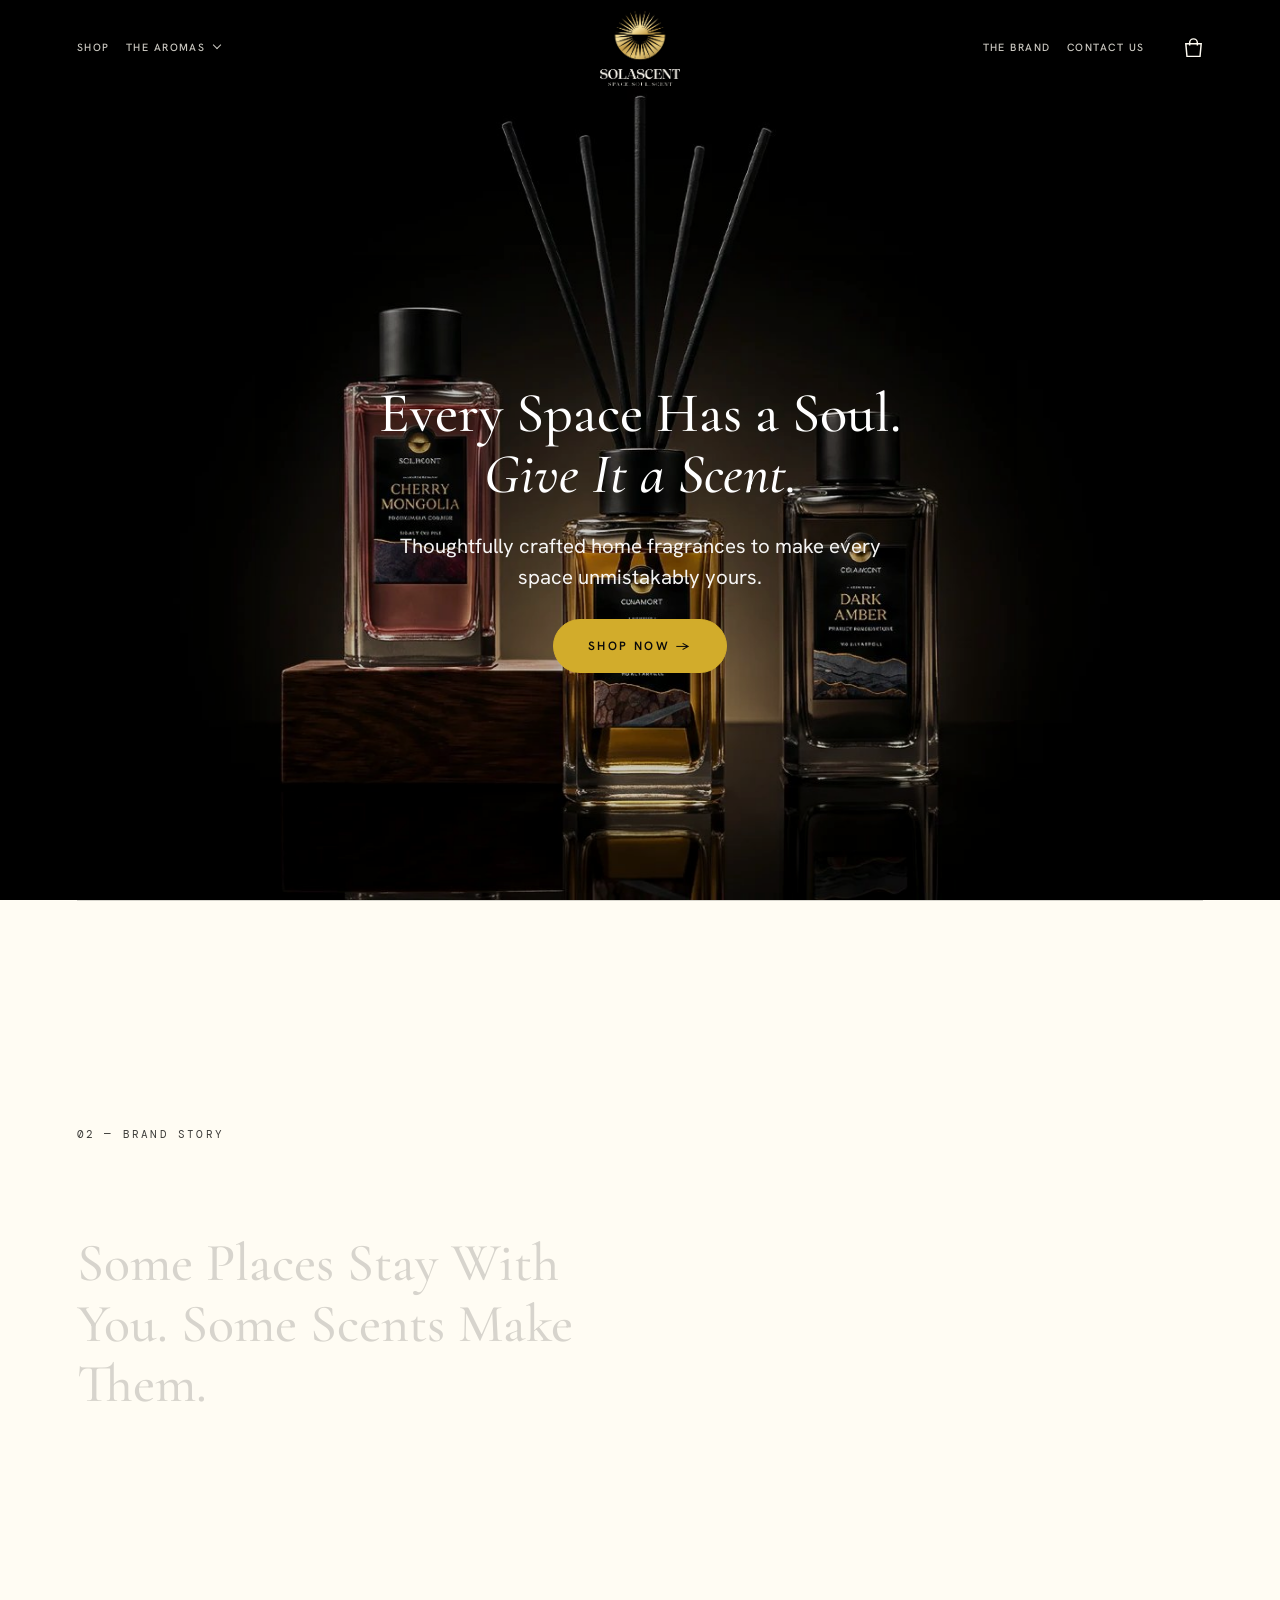
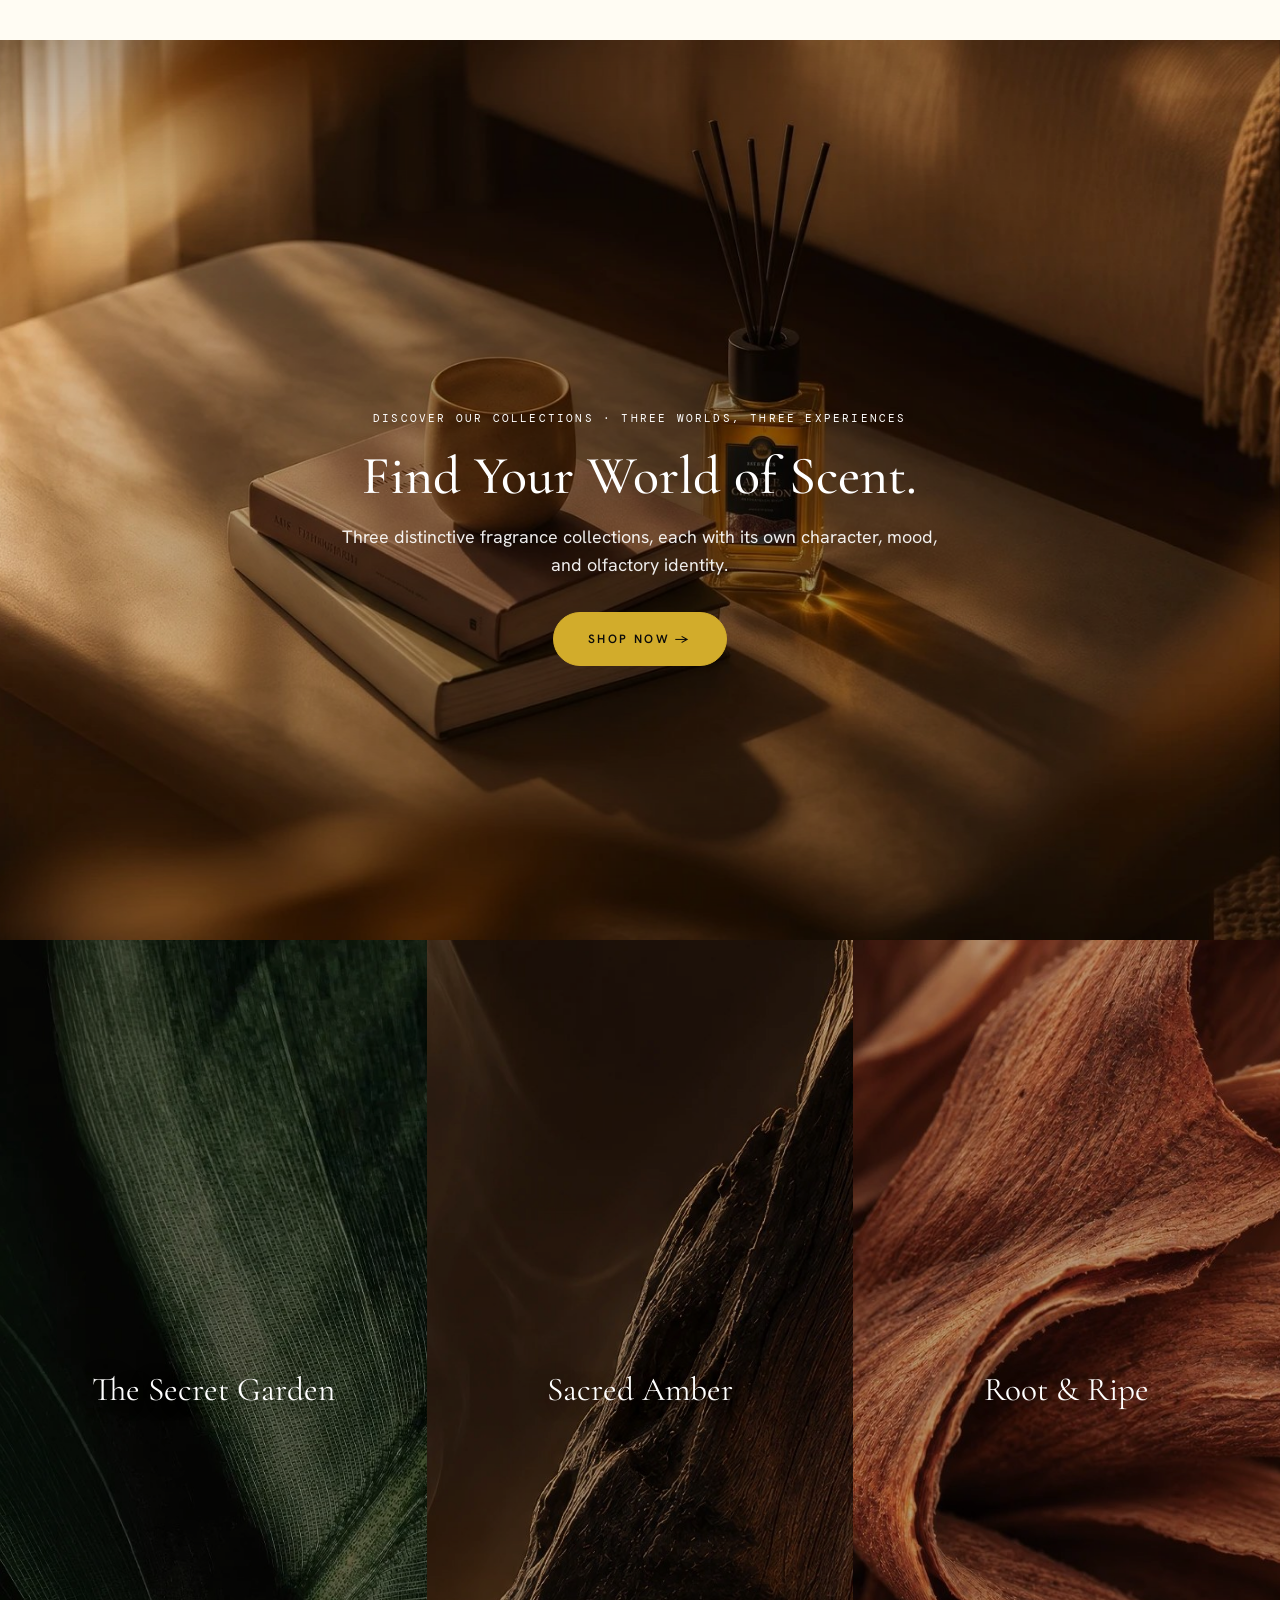
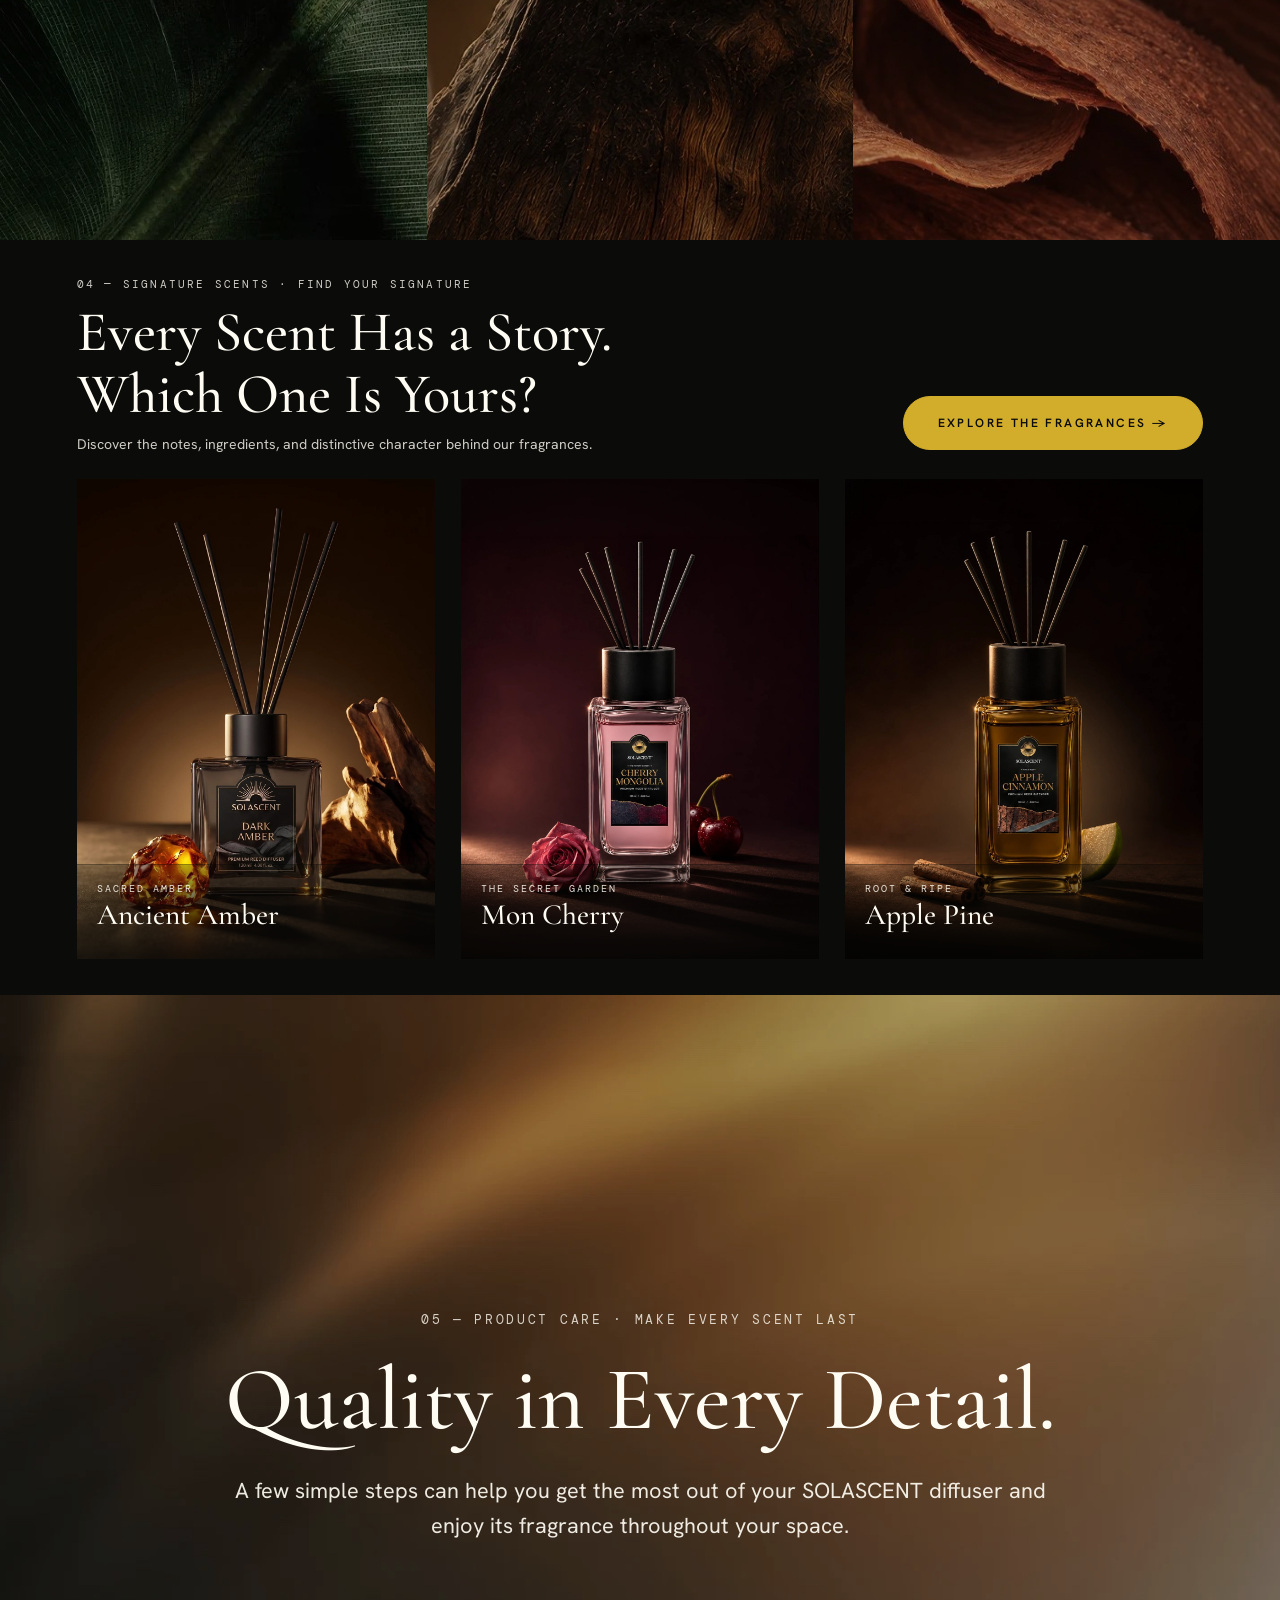
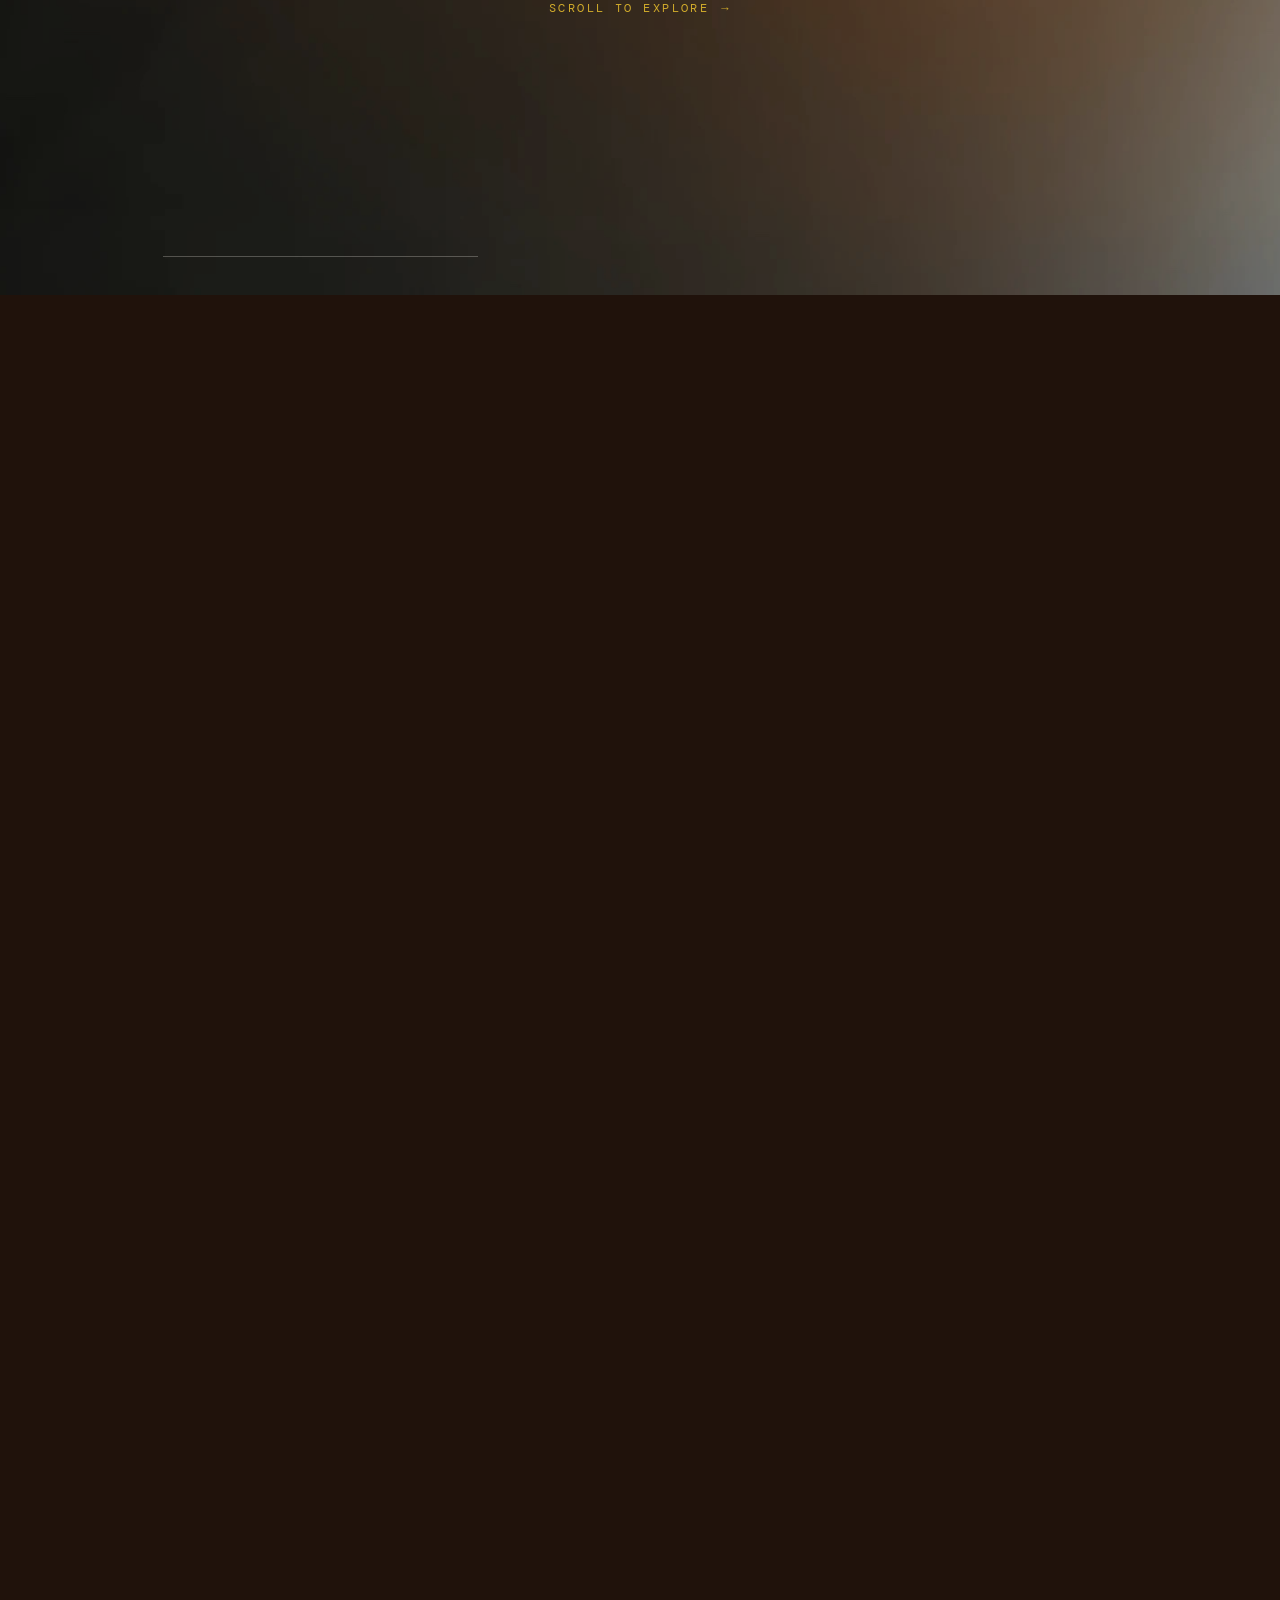
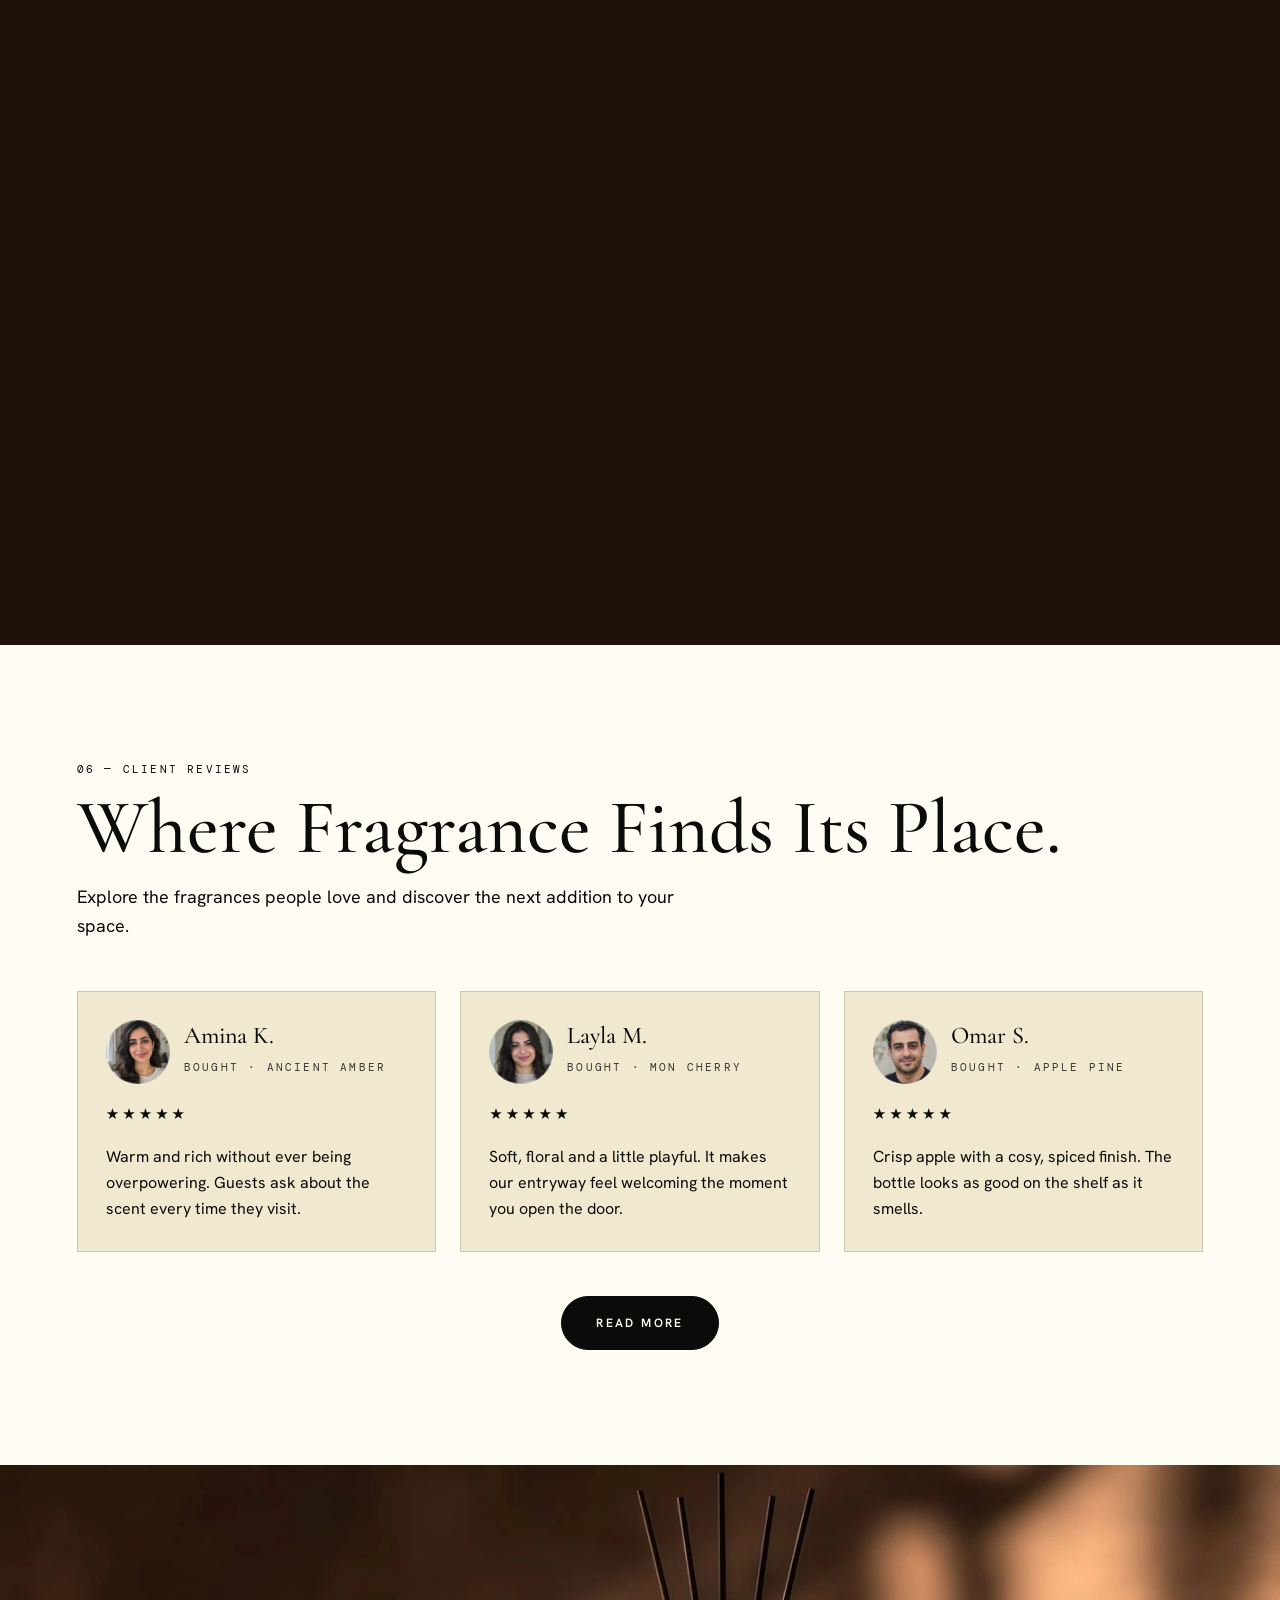
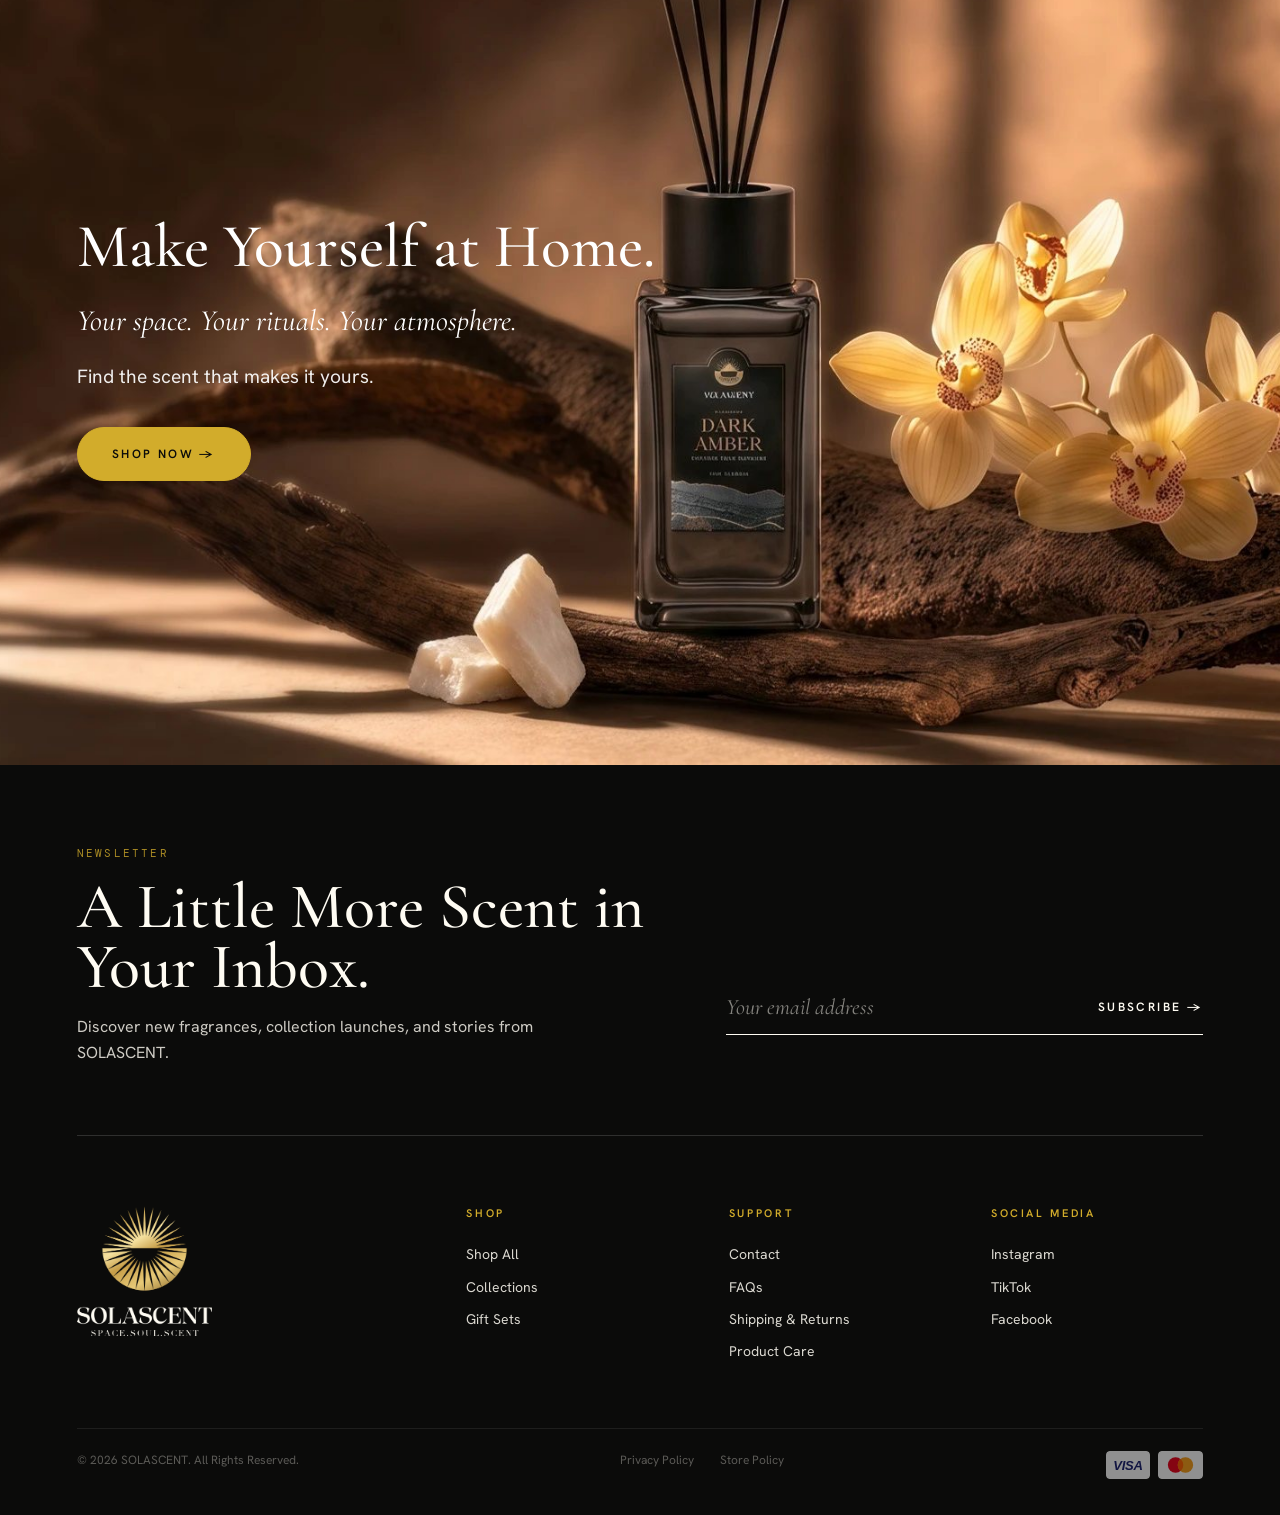
<file: solascent-website/index.html>
<!doctype html>
<html lang="en">
<head>
<meta charset="utf-8">
<meta name="viewport" content="width=device-width, initial-scale=1">
<title>SOLASCENT — Every Space Has a Soul. Give It a Scent.</title>
<meta name="description" content="Thoughtfully crafted home fragrances and diffusers designed to transform your atmosphere. Ancient Amber, Mon Cherry and Apple Pine reed diffusers.">
<meta property="og:title" content="SOLASCENT — Every Space Has a Soul. Give It a Scent.">
<meta property="og:description" content="Thoughtfully crafted home fragrances and diffusers designed to transform your atmosphere. Ancient Amber, Mon Cherry and Apple Pine reed diffusers.">
<meta property="og:image" content="assets/img/ancient-amber.jpg">
<meta property="og:type" content="website">
<meta name="theme-color" content="#0B0B0A">
<link rel="icon" href="assets/img/favicon.png">
<link rel="preconnect" href="https://fonts.googleapis.com"><link rel="preconnect" href="https://fonts.gstatic.com" crossorigin>
<link rel="stylesheet" href="https://fonts.googleapis.com/css2?family=Cormorant+Garamond:ital,wght@0,400;0,500;0,600;1,400;1,500&family=DM+Mono:wght@400;500&family=Hanken+Grotesk:wght@400;500;600&display=swap">
<link rel="stylesheet" href="css/styles.css?v=29d59eb9">
</head>
<body class="t-dark home">
<a class="skip" href="#main">Skip to content</a>
<header class="site-header">
  <div class="hd-left"><button class="menu-btn" type="button" data-open-menu aria-label="Open menu">Menu</button><nav class="nav" aria-label="Collections"><a href="shop.html">Shop</a><div class="nav-dd"><button class="dd-btn" type="button" aria-haspopup="true" aria-expanded="false">The Aromas</button><div class="dd-menu" role="menu"><a href="ancient-amber.html">Sacred Amber</a><a href="mon-cherry.html">The Secret Garden</a><a href="apple-pine.html">Root &amp; Ripe</a></div></div></nav></div>
  <a class="logo center" href="index.html" aria-label="Solascent home"><img src="assets/img/logo-lockup-light.png" alt="Solascent — Space. Soul. Scent." width="700" height="673"></a>
  <div class="hd-right"><nav class="nav" aria-label="Main"><a href="about.html">The Brand</a><a href="contact.html">Contact Us</a></nav><button class="cart-btn" type="button" data-open-cart aria-label="Open cart"><svg viewBox="0 0 26 26" fill="none" stroke="currentColor" stroke-width="1.5" aria-hidden="true"><path d="M5 9h16l-1.2 13.2H6.2z"/><path d="M9 11V8a4 4 0 0 1 8 0v3"/></svg><span class="badge" hidden>0</span></button></div>
</header>
<div class="sheet" id="sheet" aria-hidden="true" role="dialog" aria-label="Menu">
  <div class="top"><button type="button" class="menu-close" data-close-menu aria-label="Close menu">×</button><a class="logo " href="index.html" aria-label="Solascent home"><img class="mk" src="assets/img/logo-mark-light.png" alt="" width="34" height="34"><img class="wm" src="assets/img/logo-wordmark-light.png" alt="Solascent" width="120" height="15"></a><button class="cart-btn" type="button" data-open-cart aria-label="Open cart" style="justify-self:end"><svg viewBox="0 0 26 26" fill="none" stroke="currentColor" stroke-width="1.5" aria-hidden="true"><path d="M5 9h16l-1.2 13.2H6.2z"/><path d="M9 11V8a4 4 0 0 1 8 0v3"/></svg><span class="badge" hidden>0</span></button></div>
  <nav aria-label="Mobile"><a href="index.html" aria-current="page">Home<small></small></a><a href="about.html">About Us<small>Our story</small></a><a href="shop.html">Shop<small>All diffusers</small></a><a href="ancient-amber.html">Ancient Amber<small>Sacred Amber</small></a><a href="mon-cherry.html">Mon Cherry<small>The Secret Garden</small></a><a href="apple-pine.html">Apple Pine<small>Root &amp; Ripe</small></a><a href="contact.html">Contact Us<small></small></a></nav>
  <div class="foot"><span class="ph">Instagram</span> &nbsp; <span class="ph">Social links TBC</span></div>
</div>
<main id="main">
<section class="hero-brand t-dark" aria-labelledby="h1">
  <div class="bg"><img src="assets/img/hero.jpg?v=69acd7be" alt="Three Solascent reed diffusers on a dark reflective surface: Cherry Mongolia, Apple Cinnamon and Dark Amber" fetchpriority="high">
    <canvas class="fluid" aria-hidden="true" data-mask="assets/img/hero-mask.png?v=7f2d8aa9"></canvas></div>
  <div class="tx"><h1 class="sr" id="h1"><span class="ln">Every Space Has a Soul.</span><em class="ln">Give It a Scent.</em></h1>
    <p>Thoughtfully crafted home fragrances to make every space unmistakably yours.</p>
    <div class="cta"><a class="btn" href="shop.html">Shop Now →</a></div></div>
</section>

<section class="band t-light story-band" id="story" aria-labelledby="h-story">
  <div class="sb-stick">
    <p class="ey">02 — Brand story</p>
    <div class="story"><h2 class="sr" id="h-story" data-scrub>Some Places Stay With You. Some Scents Make Them.</h2>
      <div class="bd"><p class="q">A familiar room. A quiet morning. A moment you wish could last a little longer.</p>
        <p>We believe scent has the power to turn ordinary spaces into personal experiences. Through the art of fragrance, we bring atmosphere, emotion, and everyday rituals together.</p>
        <p><a class="btn" href="about.html">Read more about Solascent →</a></p></div></div>
  </div>
</section>

<section class="parallax" id="collections" aria-labelledby="h-coll">
  <div class="pbg"><img src="assets/img/collections-bg.jpg?v=8902734b" alt="A reed diffuser on a sunlit coffee table beside old books and a ceramic cup" loading="lazy"></div>
  <div class="pcon">
    <p class="ey">Discover our collections · Three worlds, three experiences</p>
    <h2 class="sr h2" id="h-coll">Find Your World of Scent.</h2>
    <p class="sub">Three distinctive fragrance collections, each with its own character, mood, and olfactory identity.</p>
    <a class="btn" href="shop.html" style="margin-top:10px">Shop Now →</a>
  </div>
</section>
<section class="trio" aria-label="Our collections"><article class="tr-p tr-mon-cherry"><img src="assets/img/trio-mon-cherry.jpg?v=2aed86b2" alt="" decoding="async"><p class="tr-t" aria-hidden="true">The Secret Garden</p><div class="tr-c"><h3 class="tr-h">The Secret Garden</h3><p class="tr-d">A whimsical world of blooming florals, luscious fruits, and enchanting combinations.</p><p class="tr-n">Floral · Fruity · Luminous</p><a class="btn tr-go" href="mon-cherry.html">Explore The Secret Garden &rarr;</a></div></article><article class="tr-p tr-ancient-amber"><img src="assets/img/trio-ancient-amber.jpg?v=802ffb3c" alt="" decoding="async"><p class="tr-t" aria-hidden="true">Sacred Amber</p><div class="tr-c"><h3 class="tr-h">Sacred Amber</h3><p class="tr-d">An exploration of rich amber, warm spices, and sensual woods, creating a deep and lasting atmosphere.</p><p class="tr-n">Warm · Spiced · Resinous</p><a class="btn tr-go" href="ancient-amber.html">Explore Sacred Amber &rarr;</a></div></article><article class="tr-p tr-apple-pine"><img src="assets/img/trio-apple-pine.jpg?v=3584c36d" alt="" decoding="async"><p class="tr-t" aria-hidden="true">Root &amp; Ripe</p><div class="tr-c"><h3 class="tr-h">Root &amp; Ripe</h3><p class="tr-d">Where juicy fruits meet aromatic spices and grounding woods. A balance of freshness and warmth.</p><p class="tr-n">Fruity · Spiced · Woody</p><a class="btn tr-go" href="apple-pine.html">Explore Root &amp; Ripe &rarr;</a></div></article></section>


<section class="band t-dark sig-band" aria-labelledby="h-sig">
  <div class="sig-head"><div class="sig-txt">
  <p class="ey">04 — Signature scents · Find your signature</p>
  <h2 class="sr h2" id="h-sig" style="margin-top:14px"><span class="ln">Every Scent Has a Story.</span><span class="ln">Which One Is Yours?</span></h2>
  <p class="sub">Discover the notes, ingredients, and distinctive character behind our fragrances.</p>
  </div>
  <a class="btn" href="shop.html">Explore the Fragrances →</a></div>
  <div class="sigs"><a class="sig t-dark" href="ancient-amber.html"><div class="pl"><img src="assets/img/sig-product-ancient-amber.jpg?v=f3b41762" alt="Ancient Amber reed diffuser" loading="lazy"></div>
  <div class="mt" style="background-image:url(assets/img/sig-ancient-amber.jpg)"><p class="ey">Sacred Amber</p><h3 class="sr">Ancient Amber</h3><p>A rich, velvety blend of amber, spices, and sensual woods.</p><p class="notes-line">Saffron · Bergamot · Amber · Cedarwood · Vanilla</p><span class="lnk" style="margin-left:0">(Discover)</span></div></a>
<a class="sig t-cherry" href="mon-cherry.html"><div class="pl"><img src="assets/img/sig-product-mon-cherry.jpg?v=7e753644" alt="Mon Cherry reed diffuser" loading="lazy"></div>
  <div class="mt" style="background-image:url(assets/img/sig-mon-cherry.jpg)"><p class="ey">The Secret Garden</p><h3 class="sr">Mon Cherry</h3><p>A playful expression of fruity florals and modern romance.</p><p class="notes-line">Cherry · Magnolia · Rose · Musk · Amber</p><span class="lnk" style="margin-left:0">(Discover)</span></div></a>
<a class="sig t-apple" href="apple-pine.html"><div class="pl"><img src="assets/img/sig-product-apple-pine.jpg?v=fc779d50" alt="Apple Pine reed diffuser" loading="lazy"></div>
  <div class="mt" style="background-image:url(assets/img/sig-apple-pine.jpg)"><p class="ey">Root &amp; Ripe</p><h3 class="sr">Apple Pine</h3><p>Crisp orchard fruit meets aromatic spices and evergreen woods.</p><p class="notes-line">Green Apple · Cinnamon · Pine · Cedarwood · Musk</p><span class="lnk" style="margin-left:0">(Discover)</span></div></a>
</div>
</section>

<section class="care-h t-apple" id="care" aria-labelledby="h-care">
  <div class="ch-stick">
    <div class="ch-bg"><img src="assets/img/care-bg.jpg?v=941e37f9" alt="" loading="lazy"></div>
    <div class="ch-track">
      <article class="ch-p ch-intro">
        <div class="ch-tx">
          <p class="ey">05 — Product care · Make every scent last</p>
          <h2 class="sr h2" id="h-care">Quality in Every Detail.</h2>
          <p class="sub">A few simple steps can help you get the most out of your SOLASCENT diffuser and enjoy its fragrance throughout your space.</p>
          <p class="ch-hint" aria-hidden="true">Scroll to explore <span>&rarr;</span></p>
        </div>
      </article>
      <article class="ch-p ch-step"><div class="ch-tx"><div class="nu" aria-hidden="true">01</div><h3>Set it up</h3><p>Remove the stopper and insert the reeds into the fragrance bottle. Allow them to absorb the fragrance for 5–6 hours.</p></div><div class="ch-im"><img src="assets/img/care-step-1.jpg?v=0fa42fe8" alt="Hand inserting the reeds into the diffuser bottle" width="1200" height="1490" decoding="async"></div></article><article class="ch-p ch-step"><div class="ch-tx"><div class="nu" aria-hidden="true">02</div><h3>Let the scent flow</h3><p>Place your diffuser in a suitable area where air can circulate naturally, allowing the fragrance to disperse throughout your space.</p></div><div class="ch-im"><img src="assets/img/care-step-2.jpg?v=a2fe15a1" alt="Hand placing the diffuser on a console table" width="1200" height="1490" decoding="async"></div></article><article class="ch-p ch-step"><div class="ch-tx"><div class="nu" aria-hidden="true">03</div><h3>Refresh your fragrance</h3><p>Turn the reeds periodically to refresh the fragrance and maintain its presence.</p></div><div class="ch-im"><img src="assets/img/care-step-3.jpg?v=850aa5c0" alt="Hand turning the reeds of the diffuser" width="1200" height="1490" decoding="async"></div></article><article class="ch-p ch-step"><div class="ch-tx"><div class="nu" aria-hidden="true">04</div><h3>Handle with care</h3><p>Keep away from direct sunlight, heat, and flames. Avoid contact with skin and eyes, and keep out of reach of children and pets. Do not ingest.</p></div><div class="ch-im"><img src="assets/img/care-step-4.jpg?v=c2daf14e" alt="Hand setting the diffuser safely on a shelf" width="1200" height="1490" decoding="async"></div></article>
    </div>
    <div class="ch-ui" aria-hidden="true"><span class="ch-count">01 / 04</span><div class="ch-bar"><i></i></div></div>
  </div>
</section>

<section class="band t-light" aria-labelledby="h-real">
  <p class="ey">06 — Client reviews</p>
  <h2 class="sr h2" id="h-real" style="margin-top:14px">Where Fragrance Finds Its Place.</h2>
  <p class="sub">Explore the fragrances people love and discover the next addition to your space.</p>
  <div class="revs" id="revs"><figure class="rev-card"><div class="client"><span class="avatar" style="--c:#2b2a27;background-image:url(assets/img/reviews/client-1.jpg),url(assets/img/sig-ancient-amber.jpg)"></span><div><figcaption class="who">Amina K.</figcaption><span class="ey">Bought · Ancient Amber</span></div></div><p class="stars" aria-label="5 out of 5 stars">★★★★★</p><blockquote>Warm and rich without ever being overpowering. Guests ask about the scent every time they visit.</blockquote></figure><figure class="rev-card"><div class="client"><span class="avatar" style="--c:#7d1e3c;background-image:url(assets/img/reviews/client-2.jpg),url(assets/img/sig-mon-cherry.jpg)"></span><div><figcaption class="who">Layla M.</figcaption><span class="ey">Bought · Mon Cherry</span></div></div><p class="stars" aria-label="5 out of 5 stars">★★★★★</p><blockquote>Soft, floral and a little playful. It makes our entryway feel welcoming the moment you open the door.</blockquote></figure><figure class="rev-card"><div class="client"><span class="avatar" style="--c:#6a4330;background-image:url(assets/img/reviews/client-3.jpg),url(assets/img/sig-apple-pine.jpg)"></span><div><figcaption class="who">Omar S.</figcaption><span class="ey">Bought · Apple Pine</span></div></div><p class="stars" aria-label="5 out of 5 stars">★★★★★</p><blockquote>Crisp apple with a cosy, spiced finish. The bottle looks as good on the shelf as it smells.</blockquote></figure><figure class="rev-card more"><div class="client"><span class="avatar" style="--c:#2b2a27;background-image:url(assets/img/reviews/client-4.jpg),url(assets/img/sig-ancient-amber.jpg)"></span><div><figcaption class="who">Nour H.</figcaption><span class="ey">Bought · Ancient Amber</span></div></div><p class="stars" aria-label="5 out of 5 stars">★★★★★</p><blockquote>Exactly the atmosphere I wanted for my study. Calm, grounded and elegant.</blockquote></figure><figure class="rev-card more"><div class="client"><span class="avatar" style="--c:#7d1e3c;background-image:url(assets/img/reviews/client-5.jpg),url(assets/img/sig-mon-cherry.jpg)"></span><div><figcaption class="who">Sara A.</figcaption><span class="ey">Bought · Mon Cherry</span></div></div><p class="stars" aria-label="5 out of 5 stars">★★★★★</p><blockquote>I bought it as a gift and ended up ordering one for myself. The packaging feels truly premium.</blockquote></figure><figure class="rev-card more"><div class="client"><span class="avatar" style="--c:#6a4330;background-image:url(assets/img/reviews/client-6.jpg),url(assets/img/sig-apple-pine.jpg)"></span><div><figcaption class="who">Karim T.</figcaption><span class="ey">Bought · Apple Pine</span></div></div><p class="stars" aria-label="5 out of 5 stars">★★★★★</p><blockquote>It reminds me of autumn evenings at home. Easy to set up and it spreads nicely through the room.</blockquote></figure></div>
  <p class="rev-cta"><button class="btn" type="button" data-reviews-toggle aria-expanded="false" aria-controls="revs">Read more</button></p>
</section>

<section class="closing t-dark" aria-labelledby="h-close">
  <div class="cbg"><img src="assets/img/closing-bg.jpg?v=60cab356" alt="A Solascent Dark Amber reed diffuser on driftwood beside cream orchids" loading="lazy"></div>
  <h2 class="sr" id="h-close">Make Yourself at Home.</h2>
  <p class="l1">Your space. Your rituals. Your atmosphere.</p>
  <p class="l2">Find the scent that makes it yours.</p>
  <a class="btn" href="shop.html">Shop Now →</a>
</section>
</main>
<footer class="site-footer t-dark">
  <div class="news">
    <div><p class="ey" style="color:var(--brass)">Newsletter</p><h2 class="sr">A Little More Scent in Your Inbox.</h2>
      <p>Discover new fragrances, collection launches, and stories from SOLASCENT.</p></div>
    <form id="newsletterForm" novalidate>
      <label class="vh" for="nl-email">Email address</label>
      <div class="nl-row"><input id="nl-email" name="email" type="email" autocomplete="email" placeholder="Your email address" required><button class="btn" type="submit">Subscribe →</button></div>
      <p class="nl-msg" id="nlMsg" role="status"></p>
    </form>
  </div>
  <div class="cols">
    <div><a class="logo foot-logo" href="index.html" aria-label="Solascent home"><img src="assets/img/logo-lockup-light.png" alt="Solascent — Space. Soul. Scent." width="700" height="673" loading="lazy"></a></div>
    <div><h2>Shop</h2><ul><li><a href="shop.html">Shop All</a></li><li><a href="index.html#collections">Collections</a></li><li><span class="ph">Gift Sets</span></li></ul></div>
    <div><h2>Support</h2><ul><li><a href="contact.html">Contact</a></li><li><span class="ph">FAQs</span></li><li><span class="ph">Shipping &amp; Returns</span></li><li><a href="index.html#care">Product Care</a></li></ul></div>
    <div><h2>Social Media</h2><ul><li><span class="ph">Instagram</span></li><li><span class="ph">TikTok</span></li><li><span class="ph">Facebook</span></li></ul></div>
  </div>
  <div class="base"><span>© 2026 SOLASCENT. All Rights Reserved.</span><span class="legal"><a href="privacy.html">Privacy Policy</a><a href="policy.html">Store Policy</a></span><span class="pay" role="group" aria-label="Payment methods"><img src="assets/img/payments/visa.svg" alt="Visa" width="46" height="29" loading="lazy"><img src="assets/img/payments/mastercard.svg" alt="Mastercard" width="46" height="29" loading="lazy"></span></div>
</footer>
<div class="scrim" id="scrim" data-close-cart></div>
<aside class="drawer" id="drawer" aria-hidden="true" role="dialog" aria-label="Cart">
  <div class="dh"><b>Your cart</b><button type="button" id="cartClose" data-close-cart>Close ×</button></div>
  <div class="items" id="cartItems"></div>
  <div class="df">
    <div class="tot"><span>Subtotal</span><span id="cartTotal">—</span></div>
    <small>Shipping and taxes are calculated at checkout.</small>
    <a class="btn full" id="checkout" href="#" aria-disabled="true">Checkout</a>
    <small id="checkoutNote" role="status"></small>
    <button type="button" class="btn ol full" data-close-cart>Continue shopping</button>
  </div>
</aside>
<script src="js/config.js?v=e39d27ba"></script>
<script src="js/main.js?v=5535ac89"></script>
<script src="js/fluid.js?v=ff5941da"></script>
</body>
</html>
</file>
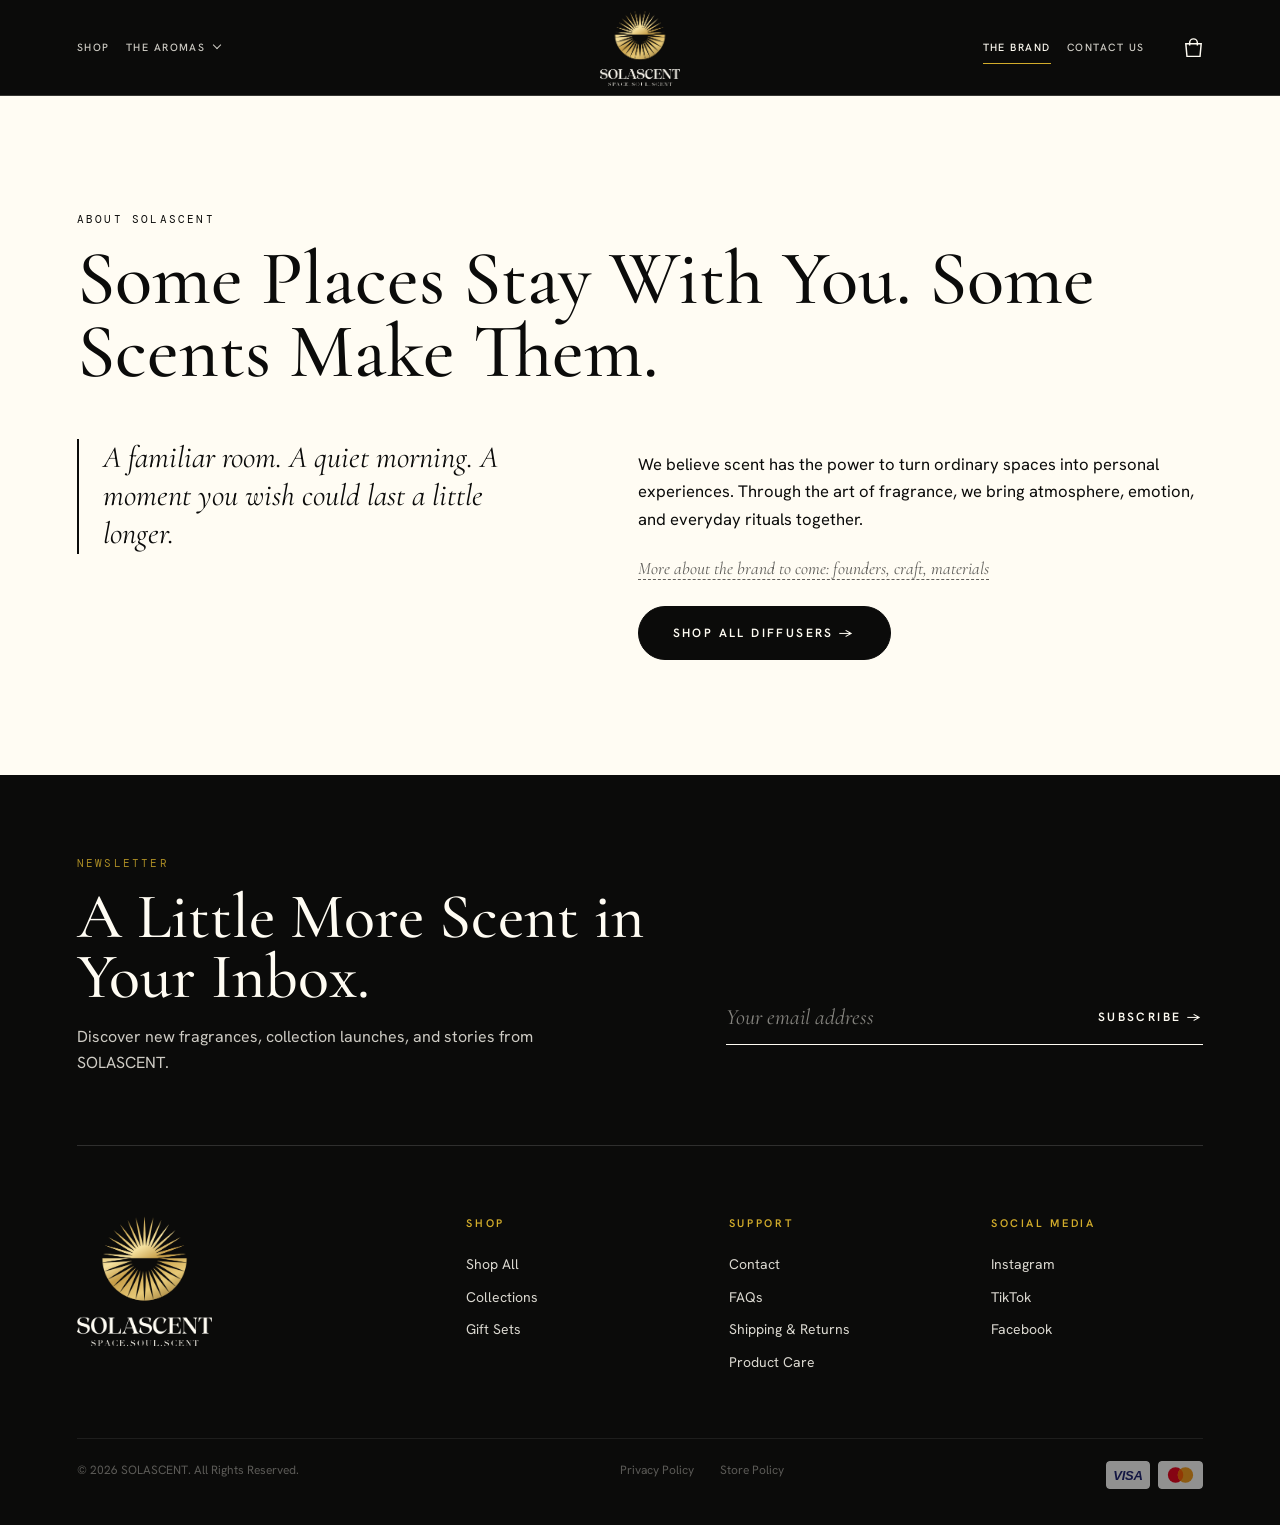
<file: solascent-website/about.html>
<!doctype html>
<html lang="en">
<head>
<meta charset="utf-8">
<meta name="viewport" content="width=device-width, initial-scale=1">
<title>About Us | Solascent</title>
<meta name="description" content="Some places stay with you. Some scents make them. The story behind Solascent home fragrances.">
<meta property="og:title" content="About Us | Solascent">
<meta property="og:description" content="Some places stay with you. Some scents make them. The story behind Solascent home fragrances.">
<meta property="og:image" content="assets/img/ancient-amber.jpg">
<meta property="og:type" content="website">
<meta name="theme-color" content="#0B0B0A">
<link rel="icon" href="assets/img/favicon.png">
<link rel="preconnect" href="https://fonts.googleapis.com"><link rel="preconnect" href="https://fonts.gstatic.com" crossorigin>
<link rel="stylesheet" href="https://fonts.googleapis.com/css2?family=Cormorant+Garamond:ital,wght@0,400;0,500;0,600;1,400;1,500&family=DM+Mono:wght@400;500&family=Hanken+Grotesk:wght@400;500;600&display=swap">
<link rel="stylesheet" href="css/styles.css?v=29d59eb9">
</head>
<body class="t-dark">
<a class="skip" href="#main">Skip to content</a>
<header class="site-header">
  <div class="hd-left"><button class="menu-btn" type="button" data-open-menu aria-label="Open menu">Menu</button><nav class="nav" aria-label="Collections"><a href="shop.html">Shop</a><div class="nav-dd"><button class="dd-btn" type="button" aria-haspopup="true" aria-expanded="false">The Aromas</button><div class="dd-menu" role="menu"><a href="ancient-amber.html">Sacred Amber</a><a href="mon-cherry.html">The Secret Garden</a><a href="apple-pine.html">Root &amp; Ripe</a></div></div></nav></div>
  <a class="logo center" href="index.html" aria-label="Solascent home"><img src="assets/img/logo-lockup-light.png" alt="Solascent — Space. Soul. Scent." width="700" height="673"></a>
  <div class="hd-right"><nav class="nav" aria-label="Main"><a href="about.html" aria-current="page">The Brand</a><a href="contact.html">Contact Us</a></nav><button class="cart-btn" type="button" data-open-cart aria-label="Open cart"><svg viewBox="0 0 26 26" fill="none" stroke="currentColor" stroke-width="1.5" aria-hidden="true"><path d="M5 9h16l-1.2 13.2H6.2z"/><path d="M9 11V8a4 4 0 0 1 8 0v3"/></svg><span class="badge" hidden>0</span></button></div>
</header>
<div class="sheet" id="sheet" aria-hidden="true" role="dialog" aria-label="Menu">
  <div class="top"><button type="button" class="menu-close" data-close-menu aria-label="Close menu">×</button><a class="logo " href="index.html" aria-label="Solascent home"><img class="mk" src="assets/img/logo-mark-light.png" alt="" width="34" height="34"><img class="wm" src="assets/img/logo-wordmark-light.png" alt="Solascent" width="120" height="15"></a><button class="cart-btn" type="button" data-open-cart aria-label="Open cart" style="justify-self:end"><svg viewBox="0 0 26 26" fill="none" stroke="currentColor" stroke-width="1.5" aria-hidden="true"><path d="M5 9h16l-1.2 13.2H6.2z"/><path d="M9 11V8a4 4 0 0 1 8 0v3"/></svg><span class="badge" hidden>0</span></button></div>
  <nav aria-label="Mobile"><a href="index.html">Home<small></small></a><a href="about.html" aria-current="page">About Us<small>Our story</small></a><a href="shop.html">Shop<small>All diffusers</small></a><a href="ancient-amber.html">Ancient Amber<small>Sacred Amber</small></a><a href="mon-cherry.html">Mon Cherry<small>The Secret Garden</small></a><a href="apple-pine.html">Apple Pine<small>Root &amp; Ripe</small></a><a href="contact.html">Contact Us<small></small></a></nav>
  <div class="foot"><span class="ph">Instagram</span> &nbsp; <span class="ph">Social links TBC</span></div>
</div>
<main id="main">
<section class="band t-light" aria-labelledby="h1">
  <p class="ey">About Solascent</p>
  <h1 class="sr h2" id="h1" style="margin-top:14px">Some Places Stay With You. Some Scents Make Them.</h1>
  <div class="story" style="margin-top:50px"><div><p class="q">A familiar room. A quiet morning. A moment you wish could last a little longer.</p></div>
    <div class="bd"><p>We believe scent has the power to turn ordinary spaces into personal experiences. Through the art of fragrance, we bring atmosphere, emotion, and everyday rituals together.</p>
    <p><span class="ph">More about the brand to come: founders, craft, materials</span></p><p><a class="btn" href="shop.html">Shop All Diffusers →</a></p></div></div>
</section>
</main>
<footer class="site-footer t-dark">
  <div class="news">
    <div><p class="ey" style="color:var(--brass)">Newsletter</p><h2 class="sr">A Little More Scent in Your Inbox.</h2>
      <p>Discover new fragrances, collection launches, and stories from SOLASCENT.</p></div>
    <form id="newsletterForm" novalidate>
      <label class="vh" for="nl-email">Email address</label>
      <div class="nl-row"><input id="nl-email" name="email" type="email" autocomplete="email" placeholder="Your email address" required><button class="btn" type="submit">Subscribe →</button></div>
      <p class="nl-msg" id="nlMsg" role="status"></p>
    </form>
  </div>
  <div class="cols">
    <div><a class="logo foot-logo" href="index.html" aria-label="Solascent home"><img src="assets/img/logo-lockup-light.png" alt="Solascent — Space. Soul. Scent." width="700" height="673" loading="lazy"></a></div>
    <div><h2>Shop</h2><ul><li><a href="shop.html">Shop All</a></li><li><a href="index.html#collections">Collections</a></li><li><span class="ph">Gift Sets</span></li></ul></div>
    <div><h2>Support</h2><ul><li><a href="contact.html">Contact</a></li><li><span class="ph">FAQs</span></li><li><span class="ph">Shipping &amp; Returns</span></li><li><a href="index.html#care">Product Care</a></li></ul></div>
    <div><h2>Social Media</h2><ul><li><span class="ph">Instagram</span></li><li><span class="ph">TikTok</span></li><li><span class="ph">Facebook</span></li></ul></div>
  </div>
  <div class="base"><span>© 2026 SOLASCENT. All Rights Reserved.</span><span class="legal"><a href="privacy.html">Privacy Policy</a><a href="policy.html">Store Policy</a></span><span class="pay" role="group" aria-label="Payment methods"><img src="assets/img/payments/visa.svg" alt="Visa" width="46" height="29" loading="lazy"><img src="assets/img/payments/mastercard.svg" alt="Mastercard" width="46" height="29" loading="lazy"></span></div>
</footer>
<div class="scrim" id="scrim" data-close-cart></div>
<aside class="drawer" id="drawer" aria-hidden="true" role="dialog" aria-label="Cart">
  <div class="dh"><b>Your cart</b><button type="button" id="cartClose" data-close-cart>Close ×</button></div>
  <div class="items" id="cartItems"></div>
  <div class="df">
    <div class="tot"><span>Subtotal</span><span id="cartTotal">—</span></div>
    <small>Shipping and taxes are calculated at checkout.</small>
    <a class="btn full" id="checkout" href="#" aria-disabled="true">Checkout</a>
    <small id="checkoutNote" role="status"></small>
    <button type="button" class="btn ol full" data-close-cart>Continue shopping</button>
  </div>
</aside>
<script src="js/config.js?v=e39d27ba"></script>
<script src="js/main.js?v=5535ac89"></script>
</body>
</html>
</file>
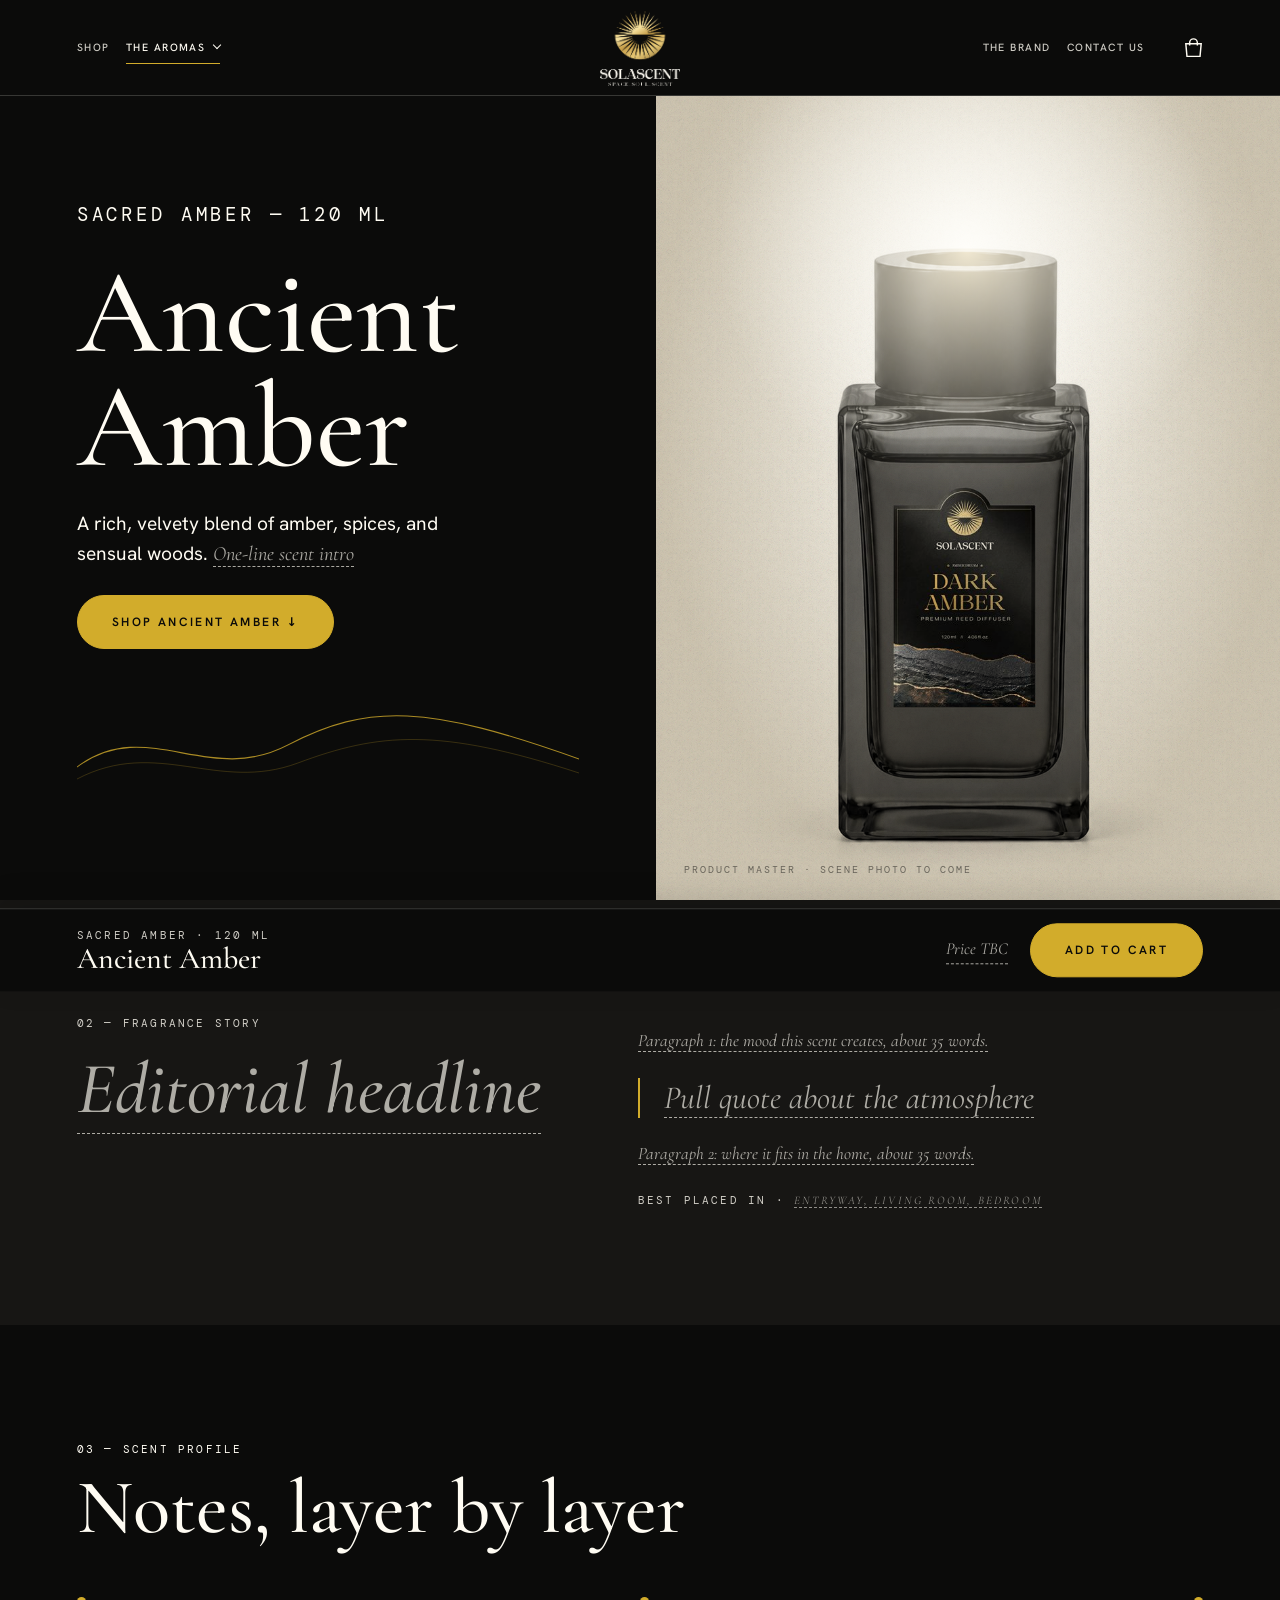
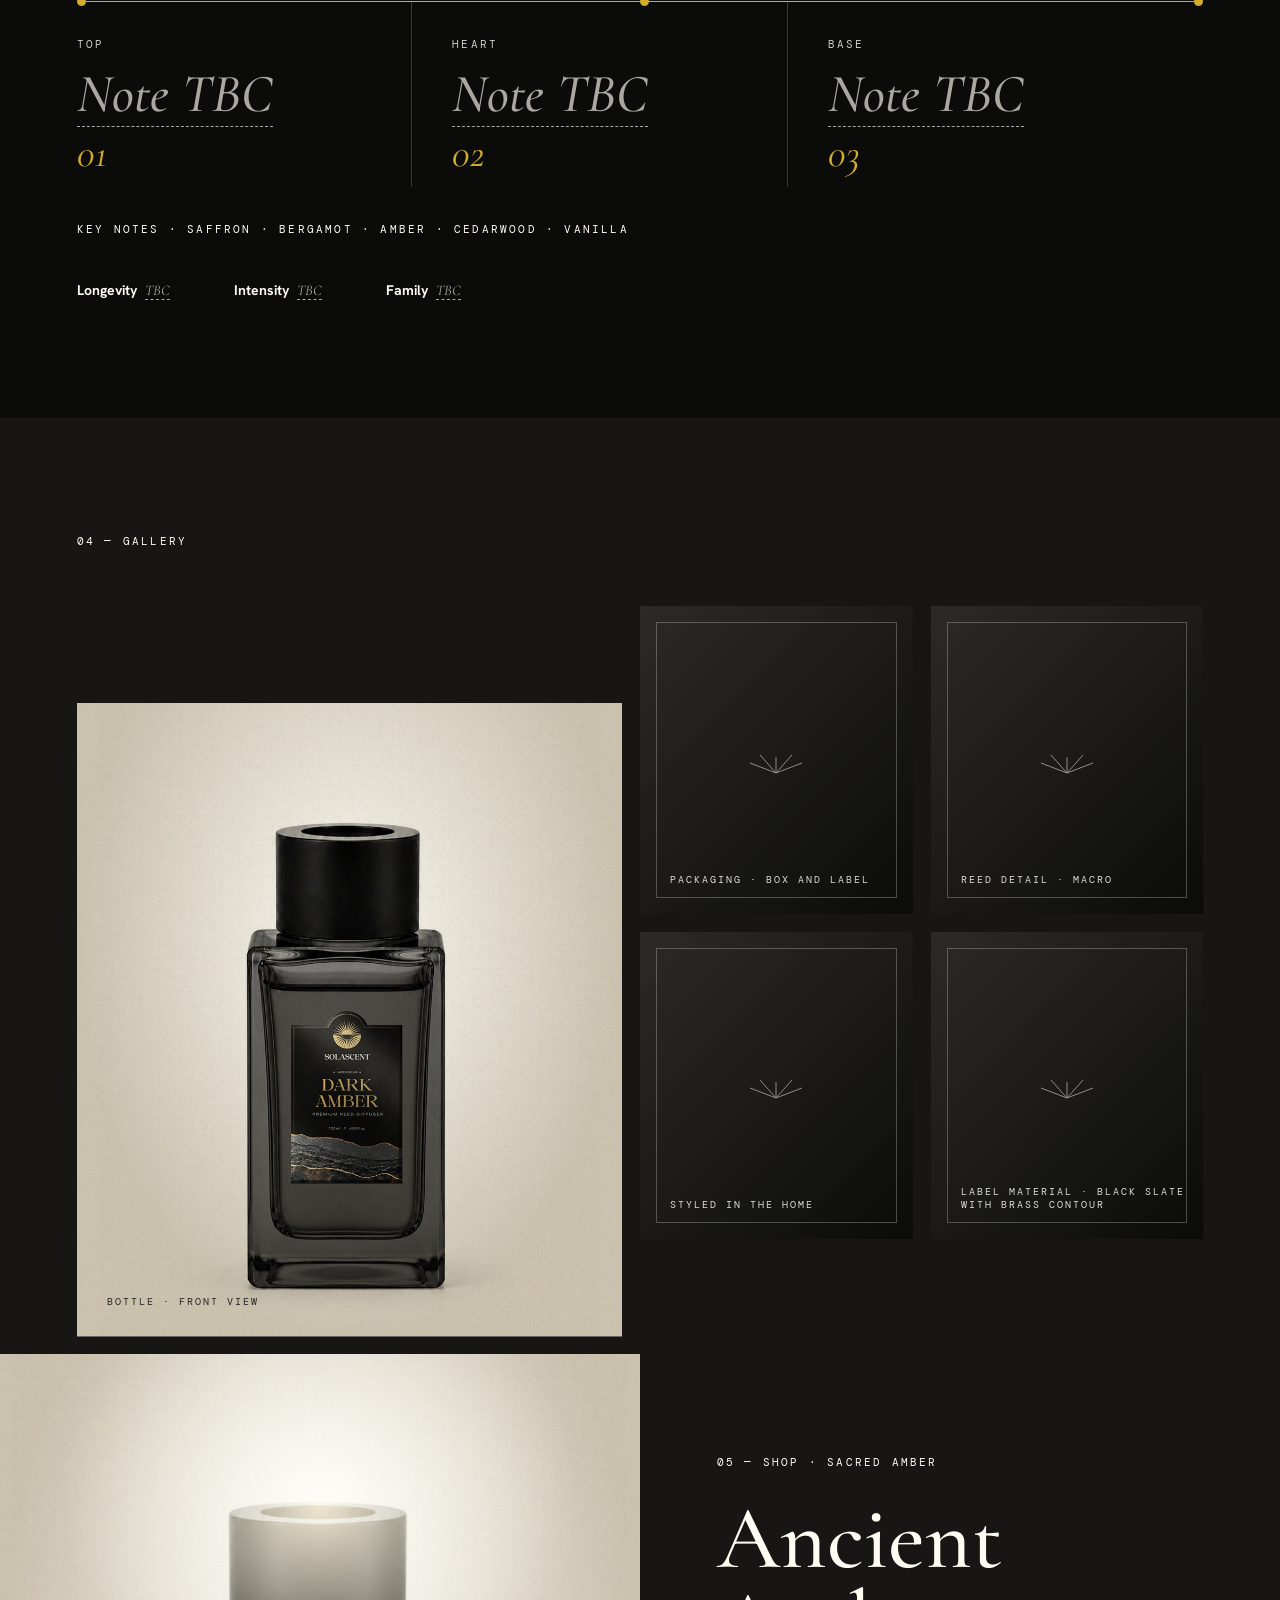
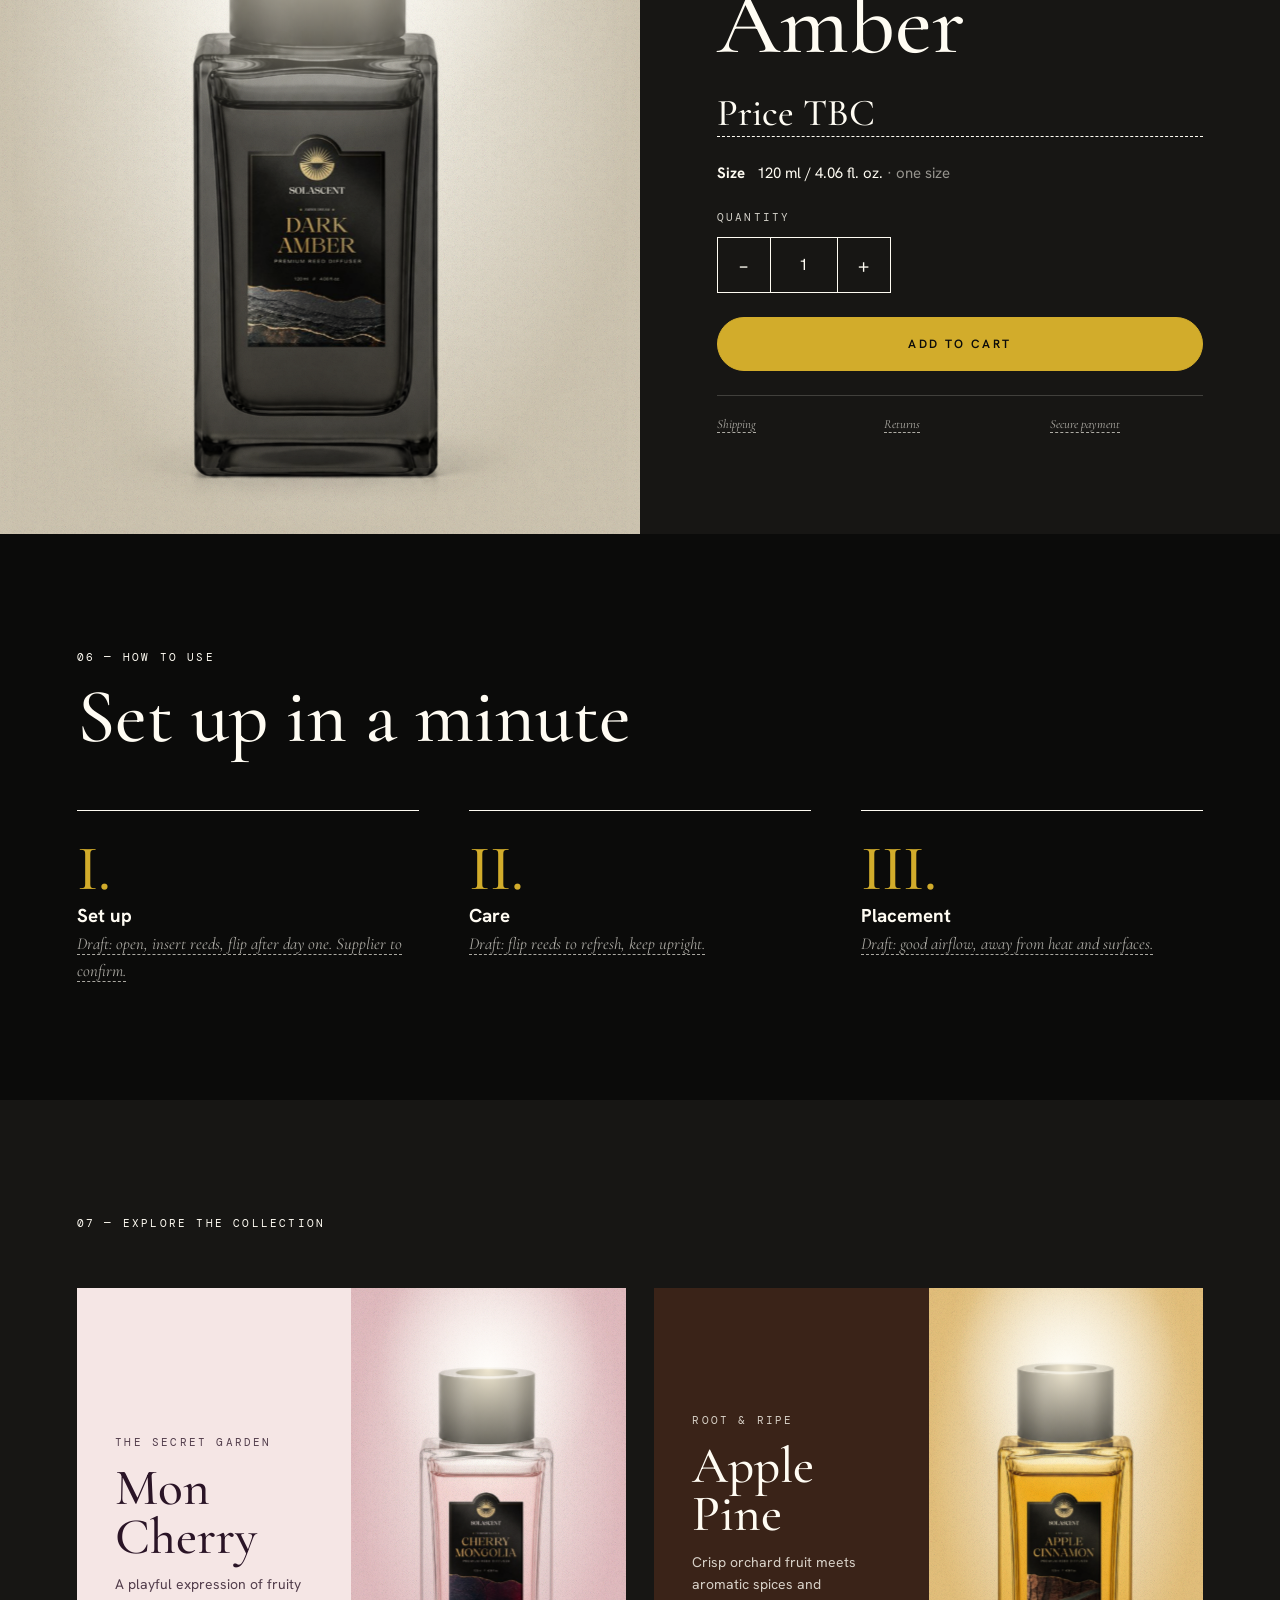
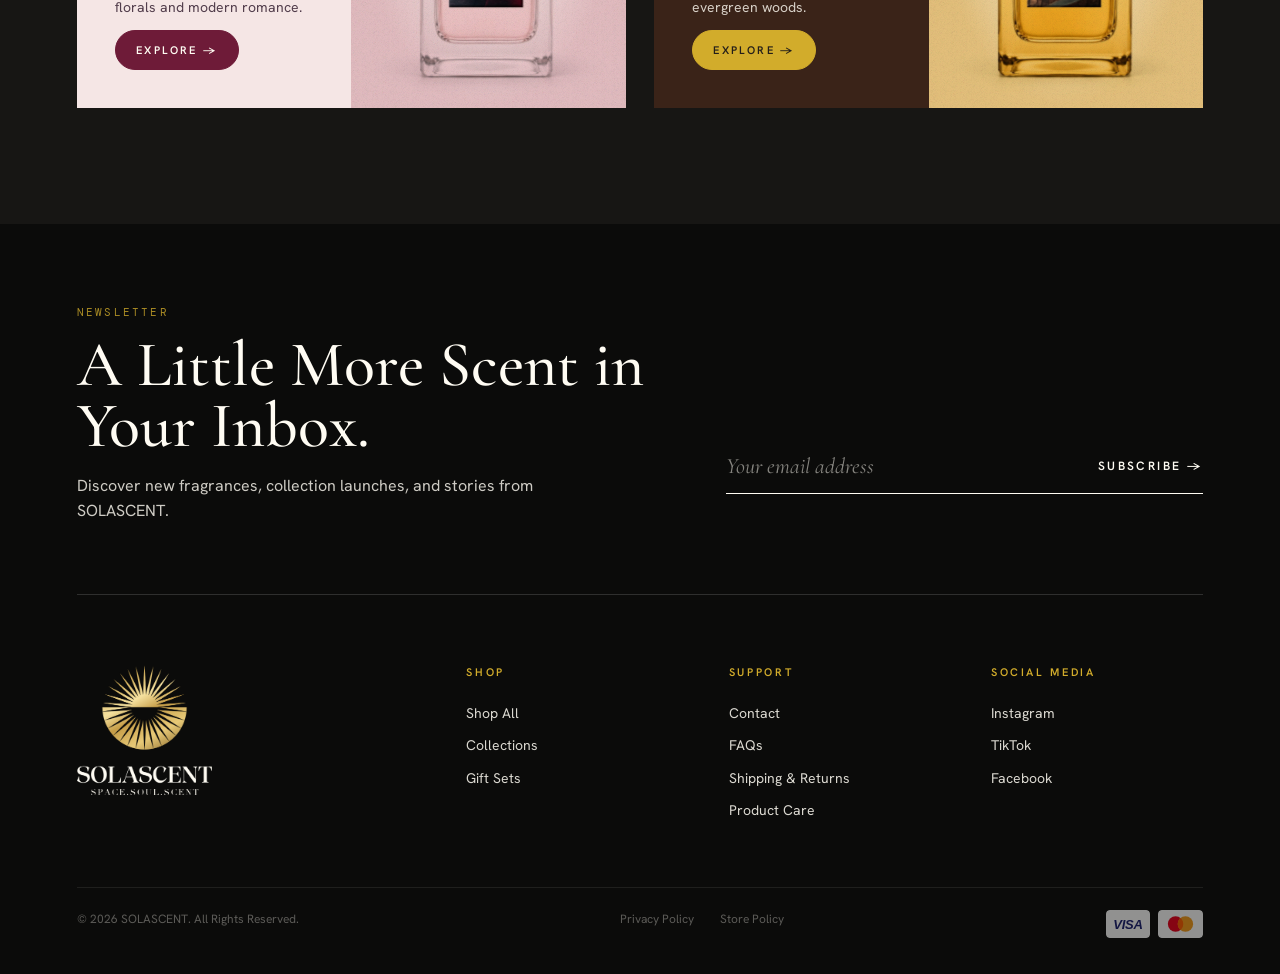
<file: solascent-website/ancient-amber.html>
<!doctype html>
<html lang="en">
<head>
<meta charset="utf-8">
<meta name="viewport" content="width=device-width, initial-scale=1">
<title>Ancient Amber Reed Diffuser — Sacred Amber | Solascent</title>
<meta name="description" content="Ancient Amber premium reed diffuser by Solascent. A rich, velvety blend of amber, spices, and sensual woods.">
<meta property="og:title" content="Ancient Amber Reed Diffuser — Sacred Amber | Solascent">
<meta property="og:description" content="Ancient Amber premium reed diffuser by Solascent. A rich, velvety blend of amber, spices, and sensual woods.">
<meta property="og:image" content="assets/img/ancient-amber.jpg">
<meta property="og:type" content="website">
<meta name="theme-color" content="#0B0B0A">
<link rel="icon" href="assets/img/favicon.png">
<link rel="preconnect" href="https://fonts.googleapis.com"><link rel="preconnect" href="https://fonts.gstatic.com" crossorigin>
<link rel="stylesheet" href="https://fonts.googleapis.com/css2?family=Cormorant+Garamond:ital,wght@0,400;0,500;0,600;1,400;1,500&family=DM+Mono:wght@400;500&family=Hanken+Grotesk:wght@400;500;600&display=swap">
<link rel="stylesheet" href="css/styles.css?v=29d59eb9">
</head>
<body class="t-dark">
<a class="skip" href="#main">Skip to content</a>
<header class="site-header">
  <div class="hd-left"><button class="menu-btn" type="button" data-open-menu aria-label="Open menu">Menu</button><nav class="nav" aria-label="Collections"><a href="shop.html">Shop</a><div class="nav-dd"><button class="dd-btn" type="button" aria-haspopup="true" aria-expanded="false" aria-current="page">The Aromas</button><div class="dd-menu" role="menu"><a href="ancient-amber.html" aria-current="page">Sacred Amber</a><a href="mon-cherry.html">The Secret Garden</a><a href="apple-pine.html">Root &amp; Ripe</a></div></div></nav></div>
  <a class="logo center" href="index.html" aria-label="Solascent home"><img src="assets/img/logo-lockup-light.png" alt="Solascent — Space. Soul. Scent." width="700" height="673"></a>
  <div class="hd-right"><nav class="nav" aria-label="Main"><a href="about.html">The Brand</a><a href="contact.html">Contact Us</a></nav><button class="cart-btn" type="button" data-open-cart aria-label="Open cart"><svg viewBox="0 0 26 26" fill="none" stroke="currentColor" stroke-width="1.5" aria-hidden="true"><path d="M5 9h16l-1.2 13.2H6.2z"/><path d="M9 11V8a4 4 0 0 1 8 0v3"/></svg><span class="badge" hidden>0</span></button></div>
</header>
<div class="sheet" id="sheet" aria-hidden="true" role="dialog" aria-label="Menu">
  <div class="top"><button type="button" class="menu-close" data-close-menu aria-label="Close menu">×</button><a class="logo " href="index.html" aria-label="Solascent home"><img class="mk" src="assets/img/logo-mark-light.png" alt="" width="34" height="34"><img class="wm" src="assets/img/logo-wordmark-light.png" alt="Solascent" width="120" height="15"></a><button class="cart-btn" type="button" data-open-cart aria-label="Open cart" style="justify-self:end"><svg viewBox="0 0 26 26" fill="none" stroke="currentColor" stroke-width="1.5" aria-hidden="true"><path d="M5 9h16l-1.2 13.2H6.2z"/><path d="M9 11V8a4 4 0 0 1 8 0v3"/></svg><span class="badge" hidden>0</span></button></div>
  <nav aria-label="Mobile"><a href="index.html">Home<small></small></a><a href="about.html">About Us<small>Our story</small></a><a href="shop.html">Shop<small>All diffusers</small></a><a href="ancient-amber.html" aria-current="page">Ancient Amber<small>Sacred Amber</small></a><a href="mon-cherry.html">Mon Cherry<small>The Secret Garden</small></a><a href="apple-pine.html">Apple Pine<small>Root &amp; Ripe</small></a><a href="contact.html">Contact Us<small></small></a></nav>
  <div class="foot"><span class="ph">Instagram</span> &nbsp; <span class="ph">Social links TBC</span></div>
</div>
<main id="main">
<section class="lh" aria-labelledby="h1">
  <div class="tx"><p class="ey">Sacred Amber — 120 ML</p><h1 class="sr" id="h1">Ancient Amber</h1>
    <p>A rich, velvety blend of amber, spices, and sensual woods. <span class="ph">One-line scent intro</span></p>
    <div class="cta"><a class="btn" href="#shop">Shop Ancient Amber ↓</a></div><svg class="contour" viewBox="0 0 1000 120" preserveAspectRatio="none" fill="none" aria-hidden="true"><path d="M0 92 C 140 40 260 112 420 70 S 700 30 1000 84" stroke="#D2AC2B" stroke-width="1.1" opacity=".8"/><path d="M0 104 C 160 62 280 118 440 88 S 720 52 1000 98" stroke="#D2AC2B" stroke-width=".6" opacity=".5"/></svg></div>
  <div class="pl t-dark"><img src="assets/img/ancient-amber.jpg" alt="Ancient Amber reed diffuser, Sacred Amber" width="1400" height="1400"><i class="glow"></i><span class="cap">Product master · scene photo to come</span></div>
</section>
<section class="band alt" aria-labelledby="story"><div class="story"><div><p class="ey" style="margin-bottom:22px">02 — Fragrance story</p><h2 class="sr" id="story"><span class="ph">Editorial headline</span></h2></div>
  <div class="bd"><p><span class="ph">Paragraph 1: the mood this scent creates, about 35 words.</span></p><p class="q"><span class="ph">Pull quote about the atmosphere</span></p><p><span class="ph">Paragraph 2: where it fits in the home, about 35 words.</span></p><p class="ey">Best placed in · <span class="ph">entryway, living room, bedroom</span></p></div></div></section>
<section class="band" aria-labelledby="profile"><p class="ey">03 — Scent profile</p><h2 class="sr h2" id="profile" style="margin-top:14px">Notes, layer by layer</h2>
  <div class="tl" aria-hidden="true"><i></i><b style="left:0"></b><b style="left:50%"></b><b style="right:0"></b></div>
  <div class="notes"><div><p class="ey">Top</p><p class="sr"><span class="ph">Note TBC</span></p><div class="n">01</div></div><div><p class="ey">Heart</p><p class="sr"><span class="ph">Note TBC</span></p><div class="n">02</div></div><div><p class="ey">Base</p><p class="sr"><span class="ph">Note TBC</span></p><div class="n">03</div></div></div>
  <p class="ey" style="margin-top:34px">Key notes · Saffron · Bergamot · Amber · Cedarwood · Vanilla</p>
  <div class="meters"><span><b>Longevity</b> &nbsp;<span class="ph">TBC</span></span><span><b>Intensity</b> &nbsp;<span class="ph">TBC</span></span><span><b>Family</b> &nbsp;<span class="ph">TBC</span></span></div></section>
<section class="band alt" aria-labelledby="gallery"><p class="ey" id="gallery">04 — Gallery</p>
  <div class="bento"><div class="tile big pl t-dark"><img src="assets/img/ancient-amber.jpg" alt="Ancient Amber bottle, front view" loading="lazy"><span class="lb" style="color:#0B0B0A">Bottle · front view</span></div><div class="tile ph2" role="img" aria-label="Packaging · box and label (photography to come)"><svg viewBox="0 0 60 30" fill="none" stroke="#fff" stroke-width="1" aria-hidden="true"><path d="M30 28V12M30 28 14 10M30 28 46 10M30 28 4 18M30 28 56 18"/></svg><span class="lb">Packaging · box and label</span></div><div class="tile ph2" role="img" aria-label="Reed detail · macro (photography to come)"><svg viewBox="0 0 60 30" fill="none" stroke="#fff" stroke-width="1" aria-hidden="true"><path d="M30 28V12M30 28 14 10M30 28 46 10M30 28 4 18M30 28 56 18"/></svg><span class="lb">Reed detail · macro</span></div><div class="tile ph2" role="img" aria-label="Styled in the home (photography to come)"><svg viewBox="0 0 60 30" fill="none" stroke="#fff" stroke-width="1" aria-hidden="true"><path d="M30 28V12M30 28 14 10M30 28 46 10M30 28 4 18M30 28 56 18"/></svg><span class="lb">Styled in the home</span></div><div class="tile ph2" role="img" aria-label="Label material · black slate with brass contour (photography to come)"><svg viewBox="0 0 60 30" fill="none" stroke="#fff" stroke-width="1" aria-hidden="true"><path d="M30 28V12M30 28 14 10M30 28 46 10M30 28 4 18M30 28 56 18"/></svg><span class="lb">Label material · black slate with brass contour</span></div></div></section>
<section class="buy" id="shop" aria-labelledby="buyh" data-buy>
  <div class="pl t-dark"><img src="assets/img/ancient-amber.jpg" alt="Ancient Amber reed diffuser, Sacred Amber" width="1400" height="1400"><i class="glow"></i></div>
  <div class="info"><p class="ey">05 — Shop · Sacred Amber</p><h2 class="sr" id="buyh">Ancient Amber</h2>
    <p class="price" data-price="ancient-amber"><span class="ph">Price</span></p>
    <p style="font-size:15px"><b>Size</b> &nbsp; 120 ml / 4.06 fl. oz. <span style="opacity:.55">· one size</span></p>
    <div><p class="ey" style="margin-bottom:10px">Quantity</p><div class="qty"><button type="button" data-step="-1" aria-label="Decrease quantity">−</button><input type="text" inputmode="numeric" value="1" aria-label="Quantity" readonly><button type="button" data-step="1" aria-label="Increase quantity">+</button></div></div>
    <button class="btn full" type="button" data-add="ancient-amber">Add to Cart</button>
    <div class="rassure"><span><span class="ph">Shipping</span></span><span><span class="ph">Returns</span></span><span><span class="ph">Secure payment</span></span></div></div>
</section>
<section class="band" aria-labelledby="how"><p class="ey">06 — How to use</p><h2 class="sr h2" id="how" style="margin-top:14px">Set up in a minute</h2><div class="steps"><div><div class="nu" aria-hidden="true">I.</div><h3>Set up</h3><span class="ph">Draft: open, insert reeds, flip after day one. Supplier to confirm.</span></div><div><div class="nu" aria-hidden="true">II.</div><h3>Care</h3><span class="ph">Draft: flip reeds to refresh, keep upright.</span></div><div><div class="nu" aria-hidden="true">III.</div><h3>Placement</h3><span class="ph">Draft: good airflow, away from heat and surfaces.</span></div></div></section>
<section class="band alt" aria-labelledby="explore"><p class="ey" id="explore">07 — Explore the collection</p><div class="xcol"><a class="xc t-cherry" href="mon-cherry.html"><div class="t"><p class="ey">The Secret Garden</p><p class="sr">Mon Cherry</p><p style="font-size:14px;opacity:.8">A playful expression of fruity florals and modern romance.</p><span class="btn sm">Explore →</span></div><div class="pl t-cherry"><img src="assets/img/mon-cherry.jpg" alt="Mon Cherry reed diffuser, The Secret Garden" width="1400" height="1400"><i class="glow"></i></div></a><a class="xc t-apple" href="apple-pine.html"><div class="t"><p class="ey">Root & Ripe</p><p class="sr">Apple Pine</p><p style="font-size:14px;opacity:.8">Crisp orchard fruit meets aromatic spices and evergreen woods.</p><span class="btn sm">Explore →</span></div><div class="pl t-apple"><img src="assets/img/apple-pine.jpg" alt="Apple Pine reed diffuser, Root & Ripe" width="1400" height="1400"><i class="glow"></i></div></a></div></section>
</main>
<div class="buybar" id="buybar" aria-label="Quick add"><div><p class="ey">Sacred Amber · 120 ML</p><p class="sr">Ancient Amber</p></div>
  <div class="r"><span data-price="ancient-amber"><span class="ph">Price</span></span><button class="btn" type="button" data-add="ancient-amber">Add to Cart</button></div></div>
<footer class="site-footer t-dark">
  <div class="news">
    <div><p class="ey" style="color:var(--brass)">Newsletter</p><h2 class="sr">A Little More Scent in Your Inbox.</h2>
      <p>Discover new fragrances, collection launches, and stories from SOLASCENT.</p></div>
    <form id="newsletterForm" novalidate>
      <label class="vh" for="nl-email">Email address</label>
      <div class="nl-row"><input id="nl-email" name="email" type="email" autocomplete="email" placeholder="Your email address" required><button class="btn" type="submit">Subscribe →</button></div>
      <p class="nl-msg" id="nlMsg" role="status"></p>
    </form>
  </div>
  <div class="cols">
    <div><a class="logo foot-logo" href="index.html" aria-label="Solascent home"><img src="assets/img/logo-lockup-light.png" alt="Solascent — Space. Soul. Scent." width="700" height="673" loading="lazy"></a></div>
    <div><h2>Shop</h2><ul><li><a href="shop.html">Shop All</a></li><li><a href="index.html#collections">Collections</a></li><li><span class="ph">Gift Sets</span></li></ul></div>
    <div><h2>Support</h2><ul><li><a href="contact.html">Contact</a></li><li><span class="ph">FAQs</span></li><li><span class="ph">Shipping &amp; Returns</span></li><li><a href="index.html#care">Product Care</a></li></ul></div>
    <div><h2>Social Media</h2><ul><li><span class="ph">Instagram</span></li><li><span class="ph">TikTok</span></li><li><span class="ph">Facebook</span></li></ul></div>
  </div>
  <div class="base"><span>© 2026 SOLASCENT. All Rights Reserved.</span><span class="legal"><a href="privacy.html">Privacy Policy</a><a href="policy.html">Store Policy</a></span><span class="pay" role="group" aria-label="Payment methods"><img src="assets/img/payments/visa.svg" alt="Visa" width="46" height="29" loading="lazy"><img src="assets/img/payments/mastercard.svg" alt="Mastercard" width="46" height="29" loading="lazy"></span></div>
</footer>
<div class="scrim" id="scrim" data-close-cart></div>
<aside class="drawer" id="drawer" aria-hidden="true" role="dialog" aria-label="Cart">
  <div class="dh"><b>Your cart</b><button type="button" id="cartClose" data-close-cart>Close ×</button></div>
  <div class="items" id="cartItems"></div>
  <div class="df">
    <div class="tot"><span>Subtotal</span><span id="cartTotal">—</span></div>
    <small>Shipping and taxes are calculated at checkout.</small>
    <a class="btn full" id="checkout" href="#" aria-disabled="true">Checkout</a>
    <small id="checkoutNote" role="status"></small>
    <button type="button" class="btn ol full" data-close-cart>Continue shopping</button>
  </div>
</aside>
<script src="js/config.js?v=e39d27ba"></script>
<script src="js/main.js?v=5535ac89"></script>
</body>
</html>
</file>
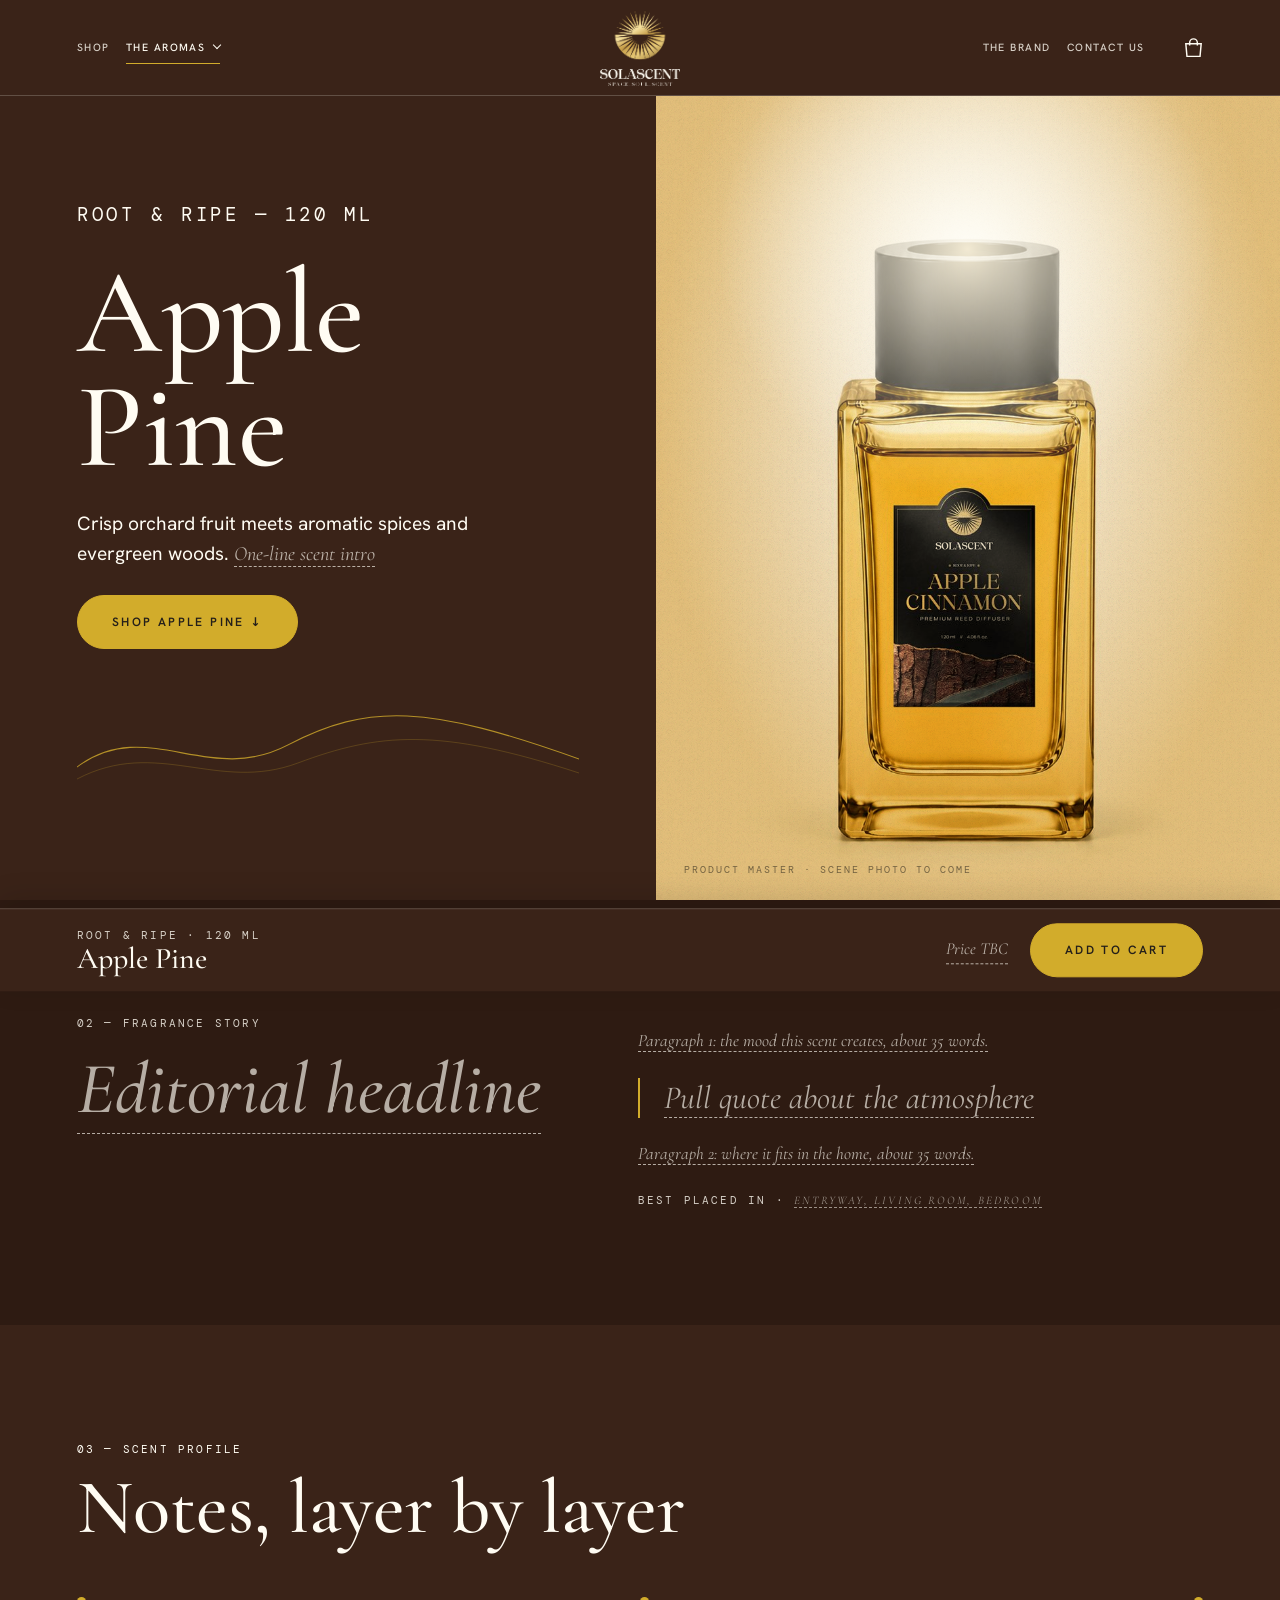
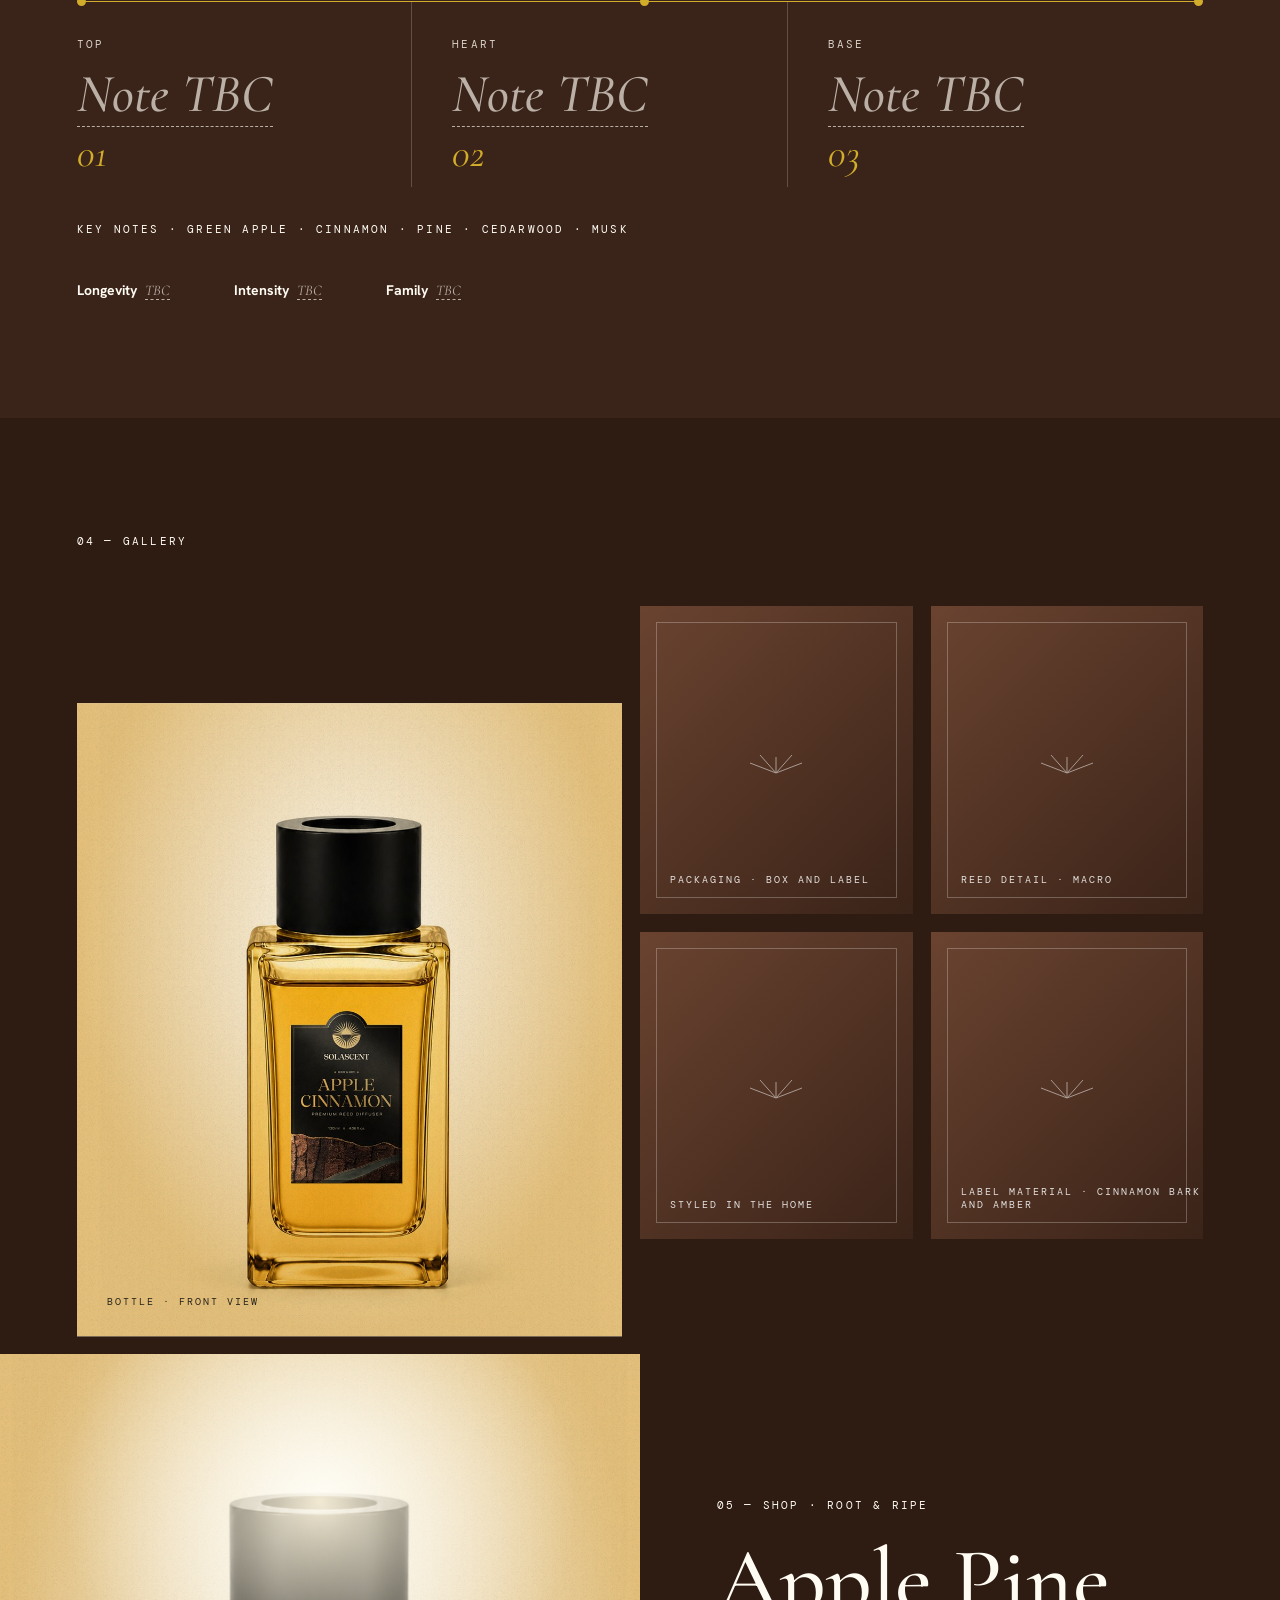
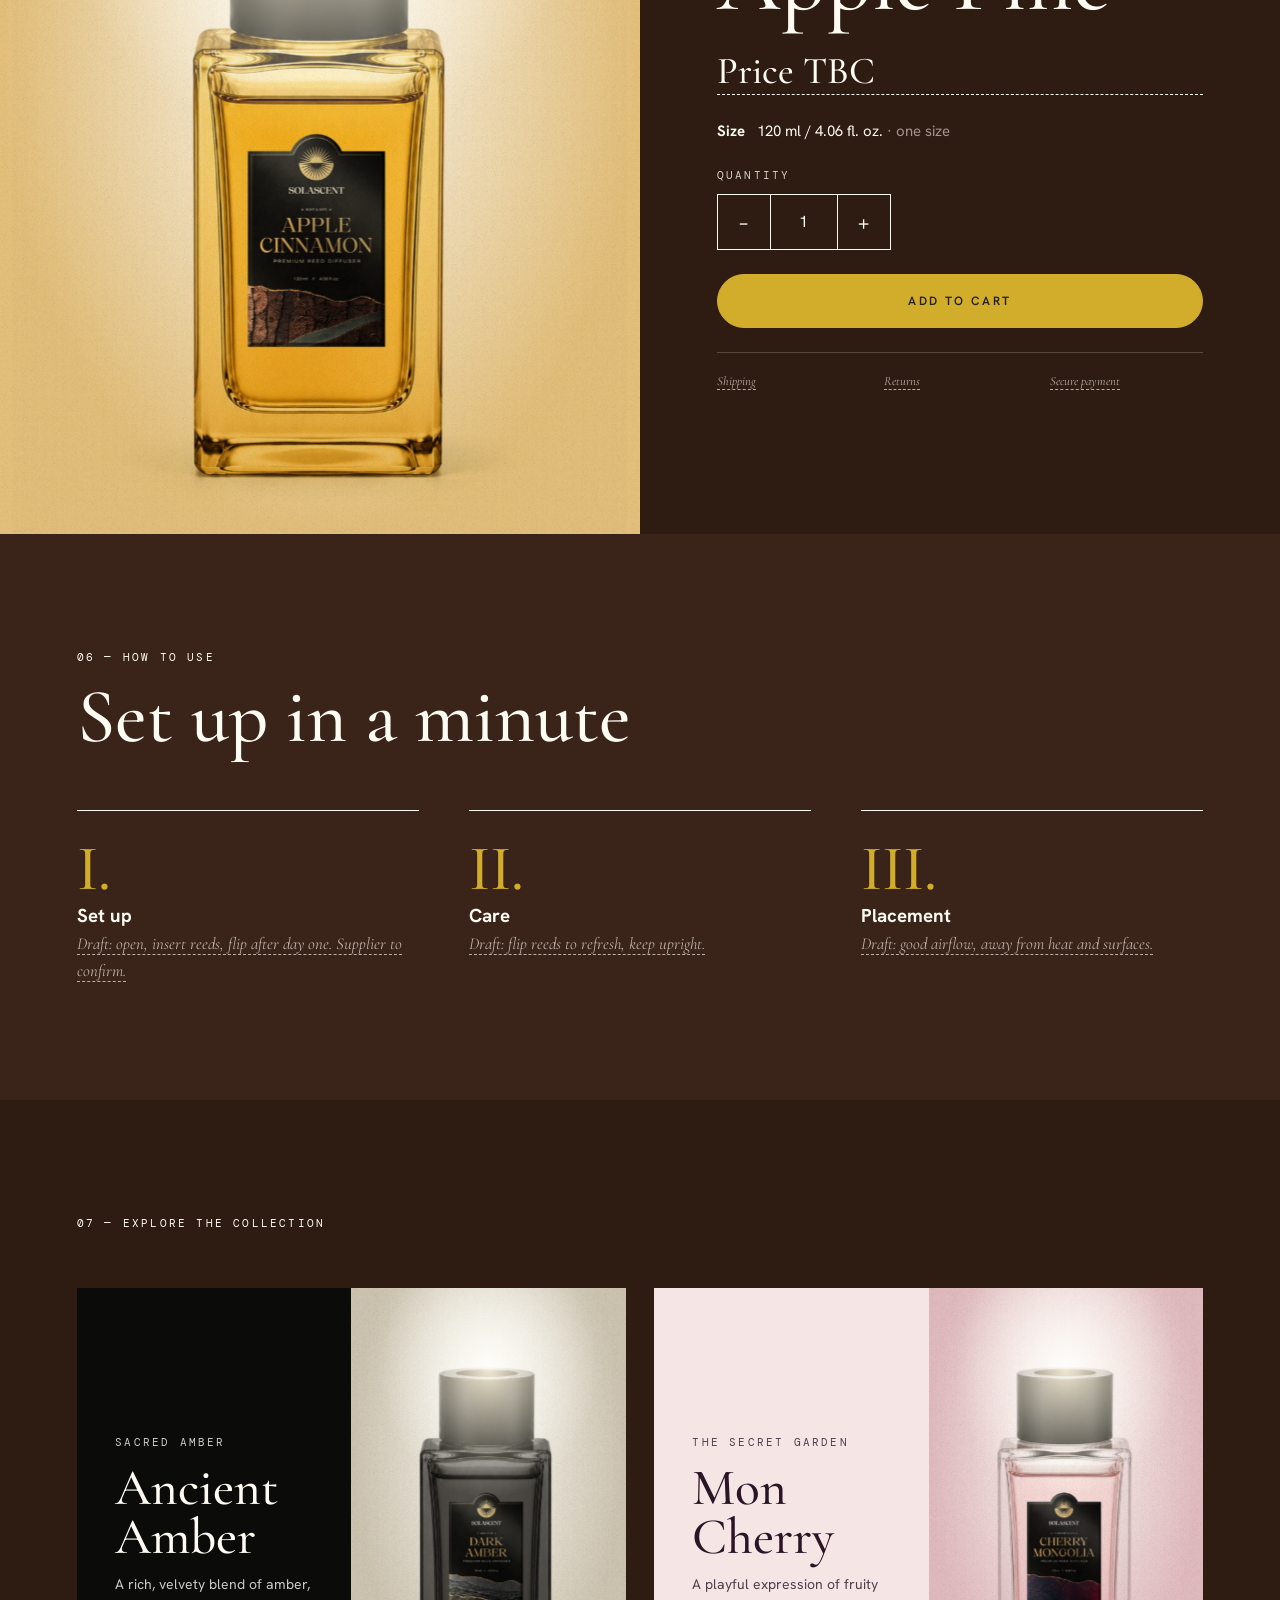
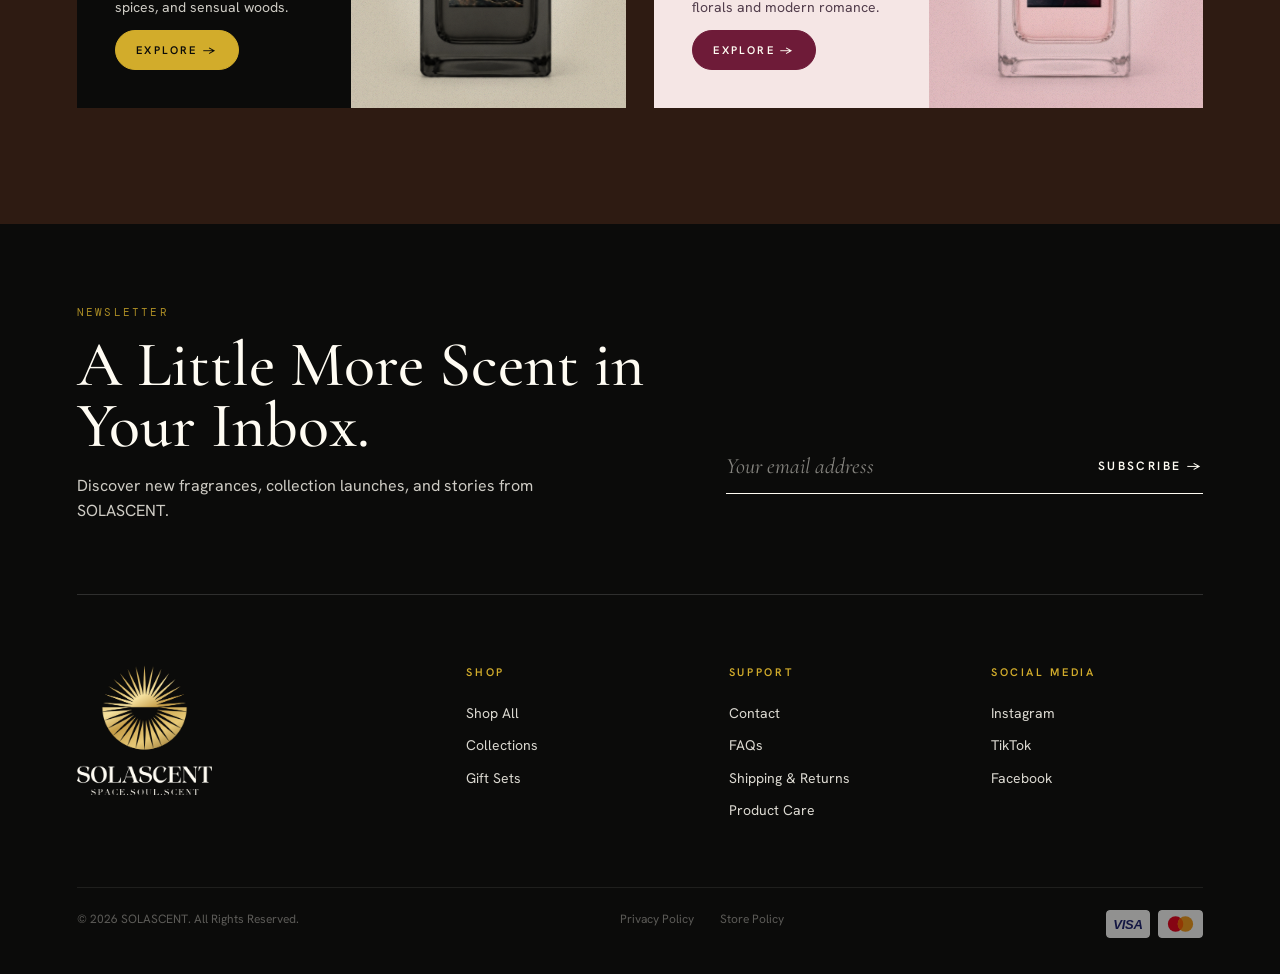
<file: solascent-website/apple-pine.html>
<!doctype html>
<html lang="en">
<head>
<meta charset="utf-8">
<meta name="viewport" content="width=device-width, initial-scale=1">
<title>Apple Pine Reed Diffuser — Root & Ripe | Solascent</title>
<meta name="description" content="Apple Pine premium reed diffuser by Solascent. Crisp orchard fruit meets aromatic spices and evergreen woods.">
<meta property="og:title" content="Apple Pine Reed Diffuser — Root & Ripe | Solascent">
<meta property="og:description" content="Apple Pine premium reed diffuser by Solascent. Crisp orchard fruit meets aromatic spices and evergreen woods.">
<meta property="og:image" content="assets/img/apple-pine.jpg">
<meta property="og:type" content="website">
<meta name="theme-color" content="#0B0B0A">
<link rel="icon" href="assets/img/favicon.png">
<link rel="preconnect" href="https://fonts.googleapis.com"><link rel="preconnect" href="https://fonts.gstatic.com" crossorigin>
<link rel="stylesheet" href="https://fonts.googleapis.com/css2?family=Cormorant+Garamond:ital,wght@0,400;0,500;0,600;1,400;1,500&family=DM+Mono:wght@400;500&family=Hanken+Grotesk:wght@400;500;600&display=swap">
<link rel="stylesheet" href="css/styles.css?v=29d59eb9">
</head>
<body class="t-apple">
<a class="skip" href="#main">Skip to content</a>
<header class="site-header">
  <div class="hd-left"><button class="menu-btn" type="button" data-open-menu aria-label="Open menu">Menu</button><nav class="nav" aria-label="Collections"><a href="shop.html">Shop</a><div class="nav-dd"><button class="dd-btn" type="button" aria-haspopup="true" aria-expanded="false" aria-current="page">The Aromas</button><div class="dd-menu" role="menu"><a href="ancient-amber.html">Sacred Amber</a><a href="mon-cherry.html">The Secret Garden</a><a href="apple-pine.html" aria-current="page">Root &amp; Ripe</a></div></div></nav></div>
  <a class="logo center" href="index.html" aria-label="Solascent home"><img src="assets/img/logo-lockup-light.png" alt="Solascent — Space. Soul. Scent." width="700" height="673"></a>
  <div class="hd-right"><nav class="nav" aria-label="Main"><a href="about.html">The Brand</a><a href="contact.html">Contact Us</a></nav><button class="cart-btn" type="button" data-open-cart aria-label="Open cart"><svg viewBox="0 0 26 26" fill="none" stroke="currentColor" stroke-width="1.5" aria-hidden="true"><path d="M5 9h16l-1.2 13.2H6.2z"/><path d="M9 11V8a4 4 0 0 1 8 0v3"/></svg><span class="badge" hidden>0</span></button></div>
</header>
<div class="sheet" id="sheet" aria-hidden="true" role="dialog" aria-label="Menu">
  <div class="top"><button type="button" class="menu-close" data-close-menu aria-label="Close menu">×</button><a class="logo " href="index.html" aria-label="Solascent home"><img class="mk" src="assets/img/logo-mark-light.png" alt="" width="34" height="34"><img class="wm" src="assets/img/logo-wordmark-light.png" alt="Solascent" width="120" height="15"></a><button class="cart-btn" type="button" data-open-cart aria-label="Open cart" style="justify-self:end"><svg viewBox="0 0 26 26" fill="none" stroke="currentColor" stroke-width="1.5" aria-hidden="true"><path d="M5 9h16l-1.2 13.2H6.2z"/><path d="M9 11V8a4 4 0 0 1 8 0v3"/></svg><span class="badge" hidden>0</span></button></div>
  <nav aria-label="Mobile"><a href="index.html">Home<small></small></a><a href="about.html">About Us<small>Our story</small></a><a href="shop.html">Shop<small>All diffusers</small></a><a href="ancient-amber.html">Ancient Amber<small>Sacred Amber</small></a><a href="mon-cherry.html">Mon Cherry<small>The Secret Garden</small></a><a href="apple-pine.html" aria-current="page">Apple Pine<small>Root &amp; Ripe</small></a><a href="contact.html">Contact Us<small></small></a></nav>
  <div class="foot"><span class="ph">Instagram</span> &nbsp; <span class="ph">Social links TBC</span></div>
</div>
<main id="main">
<section class="lh" aria-labelledby="h1">
  <div class="tx"><p class="ey">Root & Ripe — 120 ML</p><h1 class="sr" id="h1">Apple Pine</h1>
    <p>Crisp orchard fruit meets aromatic spices and evergreen woods. <span class="ph">One-line scent intro</span></p>
    <div class="cta"><a class="btn" href="#shop">Shop Apple Pine ↓</a></div><svg class="contour" viewBox="0 0 1000 120" preserveAspectRatio="none" fill="none" aria-hidden="true"><path d="M0 92 C 140 40 260 112 420 70 S 700 30 1000 84" stroke="#D2AC2B" stroke-width="1.1" opacity=".8"/><path d="M0 104 C 160 62 280 118 440 88 S 720 52 1000 98" stroke="#D2AC2B" stroke-width=".6" opacity=".5"/></svg></div>
  <div class="pl t-apple"><img src="assets/img/apple-pine.jpg" alt="Apple Pine reed diffuser, Root & Ripe" width="1400" height="1400"><i class="glow"></i><span class="cap">Product master · scene photo to come</span></div>
</section>
<section class="band alt" aria-labelledby="story"><div class="story"><div><p class="ey" style="margin-bottom:22px">02 — Fragrance story</p><h2 class="sr" id="story"><span class="ph">Editorial headline</span></h2></div>
  <div class="bd"><p><span class="ph">Paragraph 1: the mood this scent creates, about 35 words.</span></p><p class="q"><span class="ph">Pull quote about the atmosphere</span></p><p><span class="ph">Paragraph 2: where it fits in the home, about 35 words.</span></p><p class="ey">Best placed in · <span class="ph">entryway, living room, bedroom</span></p></div></div></section>
<section class="band" aria-labelledby="profile"><p class="ey">03 — Scent profile</p><h2 class="sr h2" id="profile" style="margin-top:14px">Notes, layer by layer</h2>
  <div class="tl" aria-hidden="true"><i></i><b style="left:0"></b><b style="left:50%"></b><b style="right:0"></b></div>
  <div class="notes"><div><p class="ey">Top</p><p class="sr"><span class="ph">Note TBC</span></p><div class="n">01</div></div><div><p class="ey">Heart</p><p class="sr"><span class="ph">Note TBC</span></p><div class="n">02</div></div><div><p class="ey">Base</p><p class="sr"><span class="ph">Note TBC</span></p><div class="n">03</div></div></div>
  <p class="ey" style="margin-top:34px">Key notes · Green Apple · Cinnamon · Pine · Cedarwood · Musk</p>
  <div class="meters"><span><b>Longevity</b> &nbsp;<span class="ph">TBC</span></span><span><b>Intensity</b> &nbsp;<span class="ph">TBC</span></span><span><b>Family</b> &nbsp;<span class="ph">TBC</span></span></div></section>
<section class="band alt" aria-labelledby="gallery"><p class="ey" id="gallery">04 — Gallery</p>
  <div class="bento"><div class="tile big pl t-apple"><img src="assets/img/apple-pine.jpg" alt="Apple Pine bottle, front view" loading="lazy"><span class="lb" style="color:#0B0B0A">Bottle · front view</span></div><div class="tile ph2" role="img" aria-label="Packaging · box and label (photography to come)"><svg viewBox="0 0 60 30" fill="none" stroke="#fff" stroke-width="1" aria-hidden="true"><path d="M30 28V12M30 28 14 10M30 28 46 10M30 28 4 18M30 28 56 18"/></svg><span class="lb">Packaging · box and label</span></div><div class="tile ph2" role="img" aria-label="Reed detail · macro (photography to come)"><svg viewBox="0 0 60 30" fill="none" stroke="#fff" stroke-width="1" aria-hidden="true"><path d="M30 28V12M30 28 14 10M30 28 46 10M30 28 4 18M30 28 56 18"/></svg><span class="lb">Reed detail · macro</span></div><div class="tile ph2" role="img" aria-label="Styled in the home (photography to come)"><svg viewBox="0 0 60 30" fill="none" stroke="#fff" stroke-width="1" aria-hidden="true"><path d="M30 28V12M30 28 14 10M30 28 46 10M30 28 4 18M30 28 56 18"/></svg><span class="lb">Styled in the home</span></div><div class="tile ph2" role="img" aria-label="Label material · cinnamon bark and amber (photography to come)"><svg viewBox="0 0 60 30" fill="none" stroke="#fff" stroke-width="1" aria-hidden="true"><path d="M30 28V12M30 28 14 10M30 28 46 10M30 28 4 18M30 28 56 18"/></svg><span class="lb">Label material · cinnamon bark and amber</span></div></div></section>
<section class="buy" id="shop" aria-labelledby="buyh" data-buy>
  <div class="pl t-apple"><img src="assets/img/apple-pine.jpg" alt="Apple Pine reed diffuser, Root & Ripe" width="1400" height="1400"><i class="glow"></i></div>
  <div class="info"><p class="ey">05 — Shop · Root & Ripe</p><h2 class="sr" id="buyh">Apple Pine</h2>
    <p class="price" data-price="apple-pine"><span class="ph">Price</span></p>
    <p style="font-size:15px"><b>Size</b> &nbsp; 120 ml / 4.06 fl. oz. <span style="opacity:.55">· one size</span></p>
    <div><p class="ey" style="margin-bottom:10px">Quantity</p><div class="qty"><button type="button" data-step="-1" aria-label="Decrease quantity">−</button><input type="text" inputmode="numeric" value="1" aria-label="Quantity" readonly><button type="button" data-step="1" aria-label="Increase quantity">+</button></div></div>
    <button class="btn full" type="button" data-add="apple-pine">Add to Cart</button>
    <div class="rassure"><span><span class="ph">Shipping</span></span><span><span class="ph">Returns</span></span><span><span class="ph">Secure payment</span></span></div></div>
</section>
<section class="band" aria-labelledby="how"><p class="ey">06 — How to use</p><h2 class="sr h2" id="how" style="margin-top:14px">Set up in a minute</h2><div class="steps"><div><div class="nu" aria-hidden="true">I.</div><h3>Set up</h3><span class="ph">Draft: open, insert reeds, flip after day one. Supplier to confirm.</span></div><div><div class="nu" aria-hidden="true">II.</div><h3>Care</h3><span class="ph">Draft: flip reeds to refresh, keep upright.</span></div><div><div class="nu" aria-hidden="true">III.</div><h3>Placement</h3><span class="ph">Draft: good airflow, away from heat and surfaces.</span></div></div></section>
<section class="band alt" aria-labelledby="explore"><p class="ey" id="explore">07 — Explore the collection</p><div class="xcol"><a class="xc t-dark" href="ancient-amber.html"><div class="t"><p class="ey">Sacred Amber</p><p class="sr">Ancient Amber</p><p style="font-size:14px;opacity:.8">A rich, velvety blend of amber, spices, and sensual woods.</p><span class="btn sm">Explore →</span></div><div class="pl t-dark"><img src="assets/img/ancient-amber.jpg" alt="Ancient Amber reed diffuser, Sacred Amber" width="1400" height="1400"><i class="glow"></i></div></a><a class="xc t-cherry" href="mon-cherry.html"><div class="t"><p class="ey">The Secret Garden</p><p class="sr">Mon Cherry</p><p style="font-size:14px;opacity:.8">A playful expression of fruity florals and modern romance.</p><span class="btn sm">Explore →</span></div><div class="pl t-cherry"><img src="assets/img/mon-cherry.jpg" alt="Mon Cherry reed diffuser, The Secret Garden" width="1400" height="1400"><i class="glow"></i></div></a></div></section>
</main>
<div class="buybar" id="buybar" aria-label="Quick add"><div><p class="ey">Root & Ripe · 120 ML</p><p class="sr">Apple Pine</p></div>
  <div class="r"><span data-price="apple-pine"><span class="ph">Price</span></span><button class="btn" type="button" data-add="apple-pine">Add to Cart</button></div></div>
<footer class="site-footer t-dark">
  <div class="news">
    <div><p class="ey" style="color:var(--brass)">Newsletter</p><h2 class="sr">A Little More Scent in Your Inbox.</h2>
      <p>Discover new fragrances, collection launches, and stories from SOLASCENT.</p></div>
    <form id="newsletterForm" novalidate>
      <label class="vh" for="nl-email">Email address</label>
      <div class="nl-row"><input id="nl-email" name="email" type="email" autocomplete="email" placeholder="Your email address" required><button class="btn" type="submit">Subscribe →</button></div>
      <p class="nl-msg" id="nlMsg" role="status"></p>
    </form>
  </div>
  <div class="cols">
    <div><a class="logo foot-logo" href="index.html" aria-label="Solascent home"><img src="assets/img/logo-lockup-light.png" alt="Solascent — Space. Soul. Scent." width="700" height="673" loading="lazy"></a></div>
    <div><h2>Shop</h2><ul><li><a href="shop.html">Shop All</a></li><li><a href="index.html#collections">Collections</a></li><li><span class="ph">Gift Sets</span></li></ul></div>
    <div><h2>Support</h2><ul><li><a href="contact.html">Contact</a></li><li><span class="ph">FAQs</span></li><li><span class="ph">Shipping &amp; Returns</span></li><li><a href="index.html#care">Product Care</a></li></ul></div>
    <div><h2>Social Media</h2><ul><li><span class="ph">Instagram</span></li><li><span class="ph">TikTok</span></li><li><span class="ph">Facebook</span></li></ul></div>
  </div>
  <div class="base"><span>© 2026 SOLASCENT. All Rights Reserved.</span><span class="legal"><a href="privacy.html">Privacy Policy</a><a href="policy.html">Store Policy</a></span><span class="pay" role="group" aria-label="Payment methods"><img src="assets/img/payments/visa.svg" alt="Visa" width="46" height="29" loading="lazy"><img src="assets/img/payments/mastercard.svg" alt="Mastercard" width="46" height="29" loading="lazy"></span></div>
</footer>
<div class="scrim" id="scrim" data-close-cart></div>
<aside class="drawer" id="drawer" aria-hidden="true" role="dialog" aria-label="Cart">
  <div class="dh"><b>Your cart</b><button type="button" id="cartClose" data-close-cart>Close ×</button></div>
  <div class="items" id="cartItems"></div>
  <div class="df">
    <div class="tot"><span>Subtotal</span><span id="cartTotal">—</span></div>
    <small>Shipping and taxes are calculated at checkout.</small>
    <a class="btn full" id="checkout" href="#" aria-disabled="true">Checkout</a>
    <small id="checkoutNote" role="status"></small>
    <button type="button" class="btn ol full" data-close-cart>Continue shopping</button>
  </div>
</aside>
<script src="js/config.js?v=e39d27ba"></script>
<script src="js/main.js?v=5535ac89"></script>
</body>
</html>
</file>
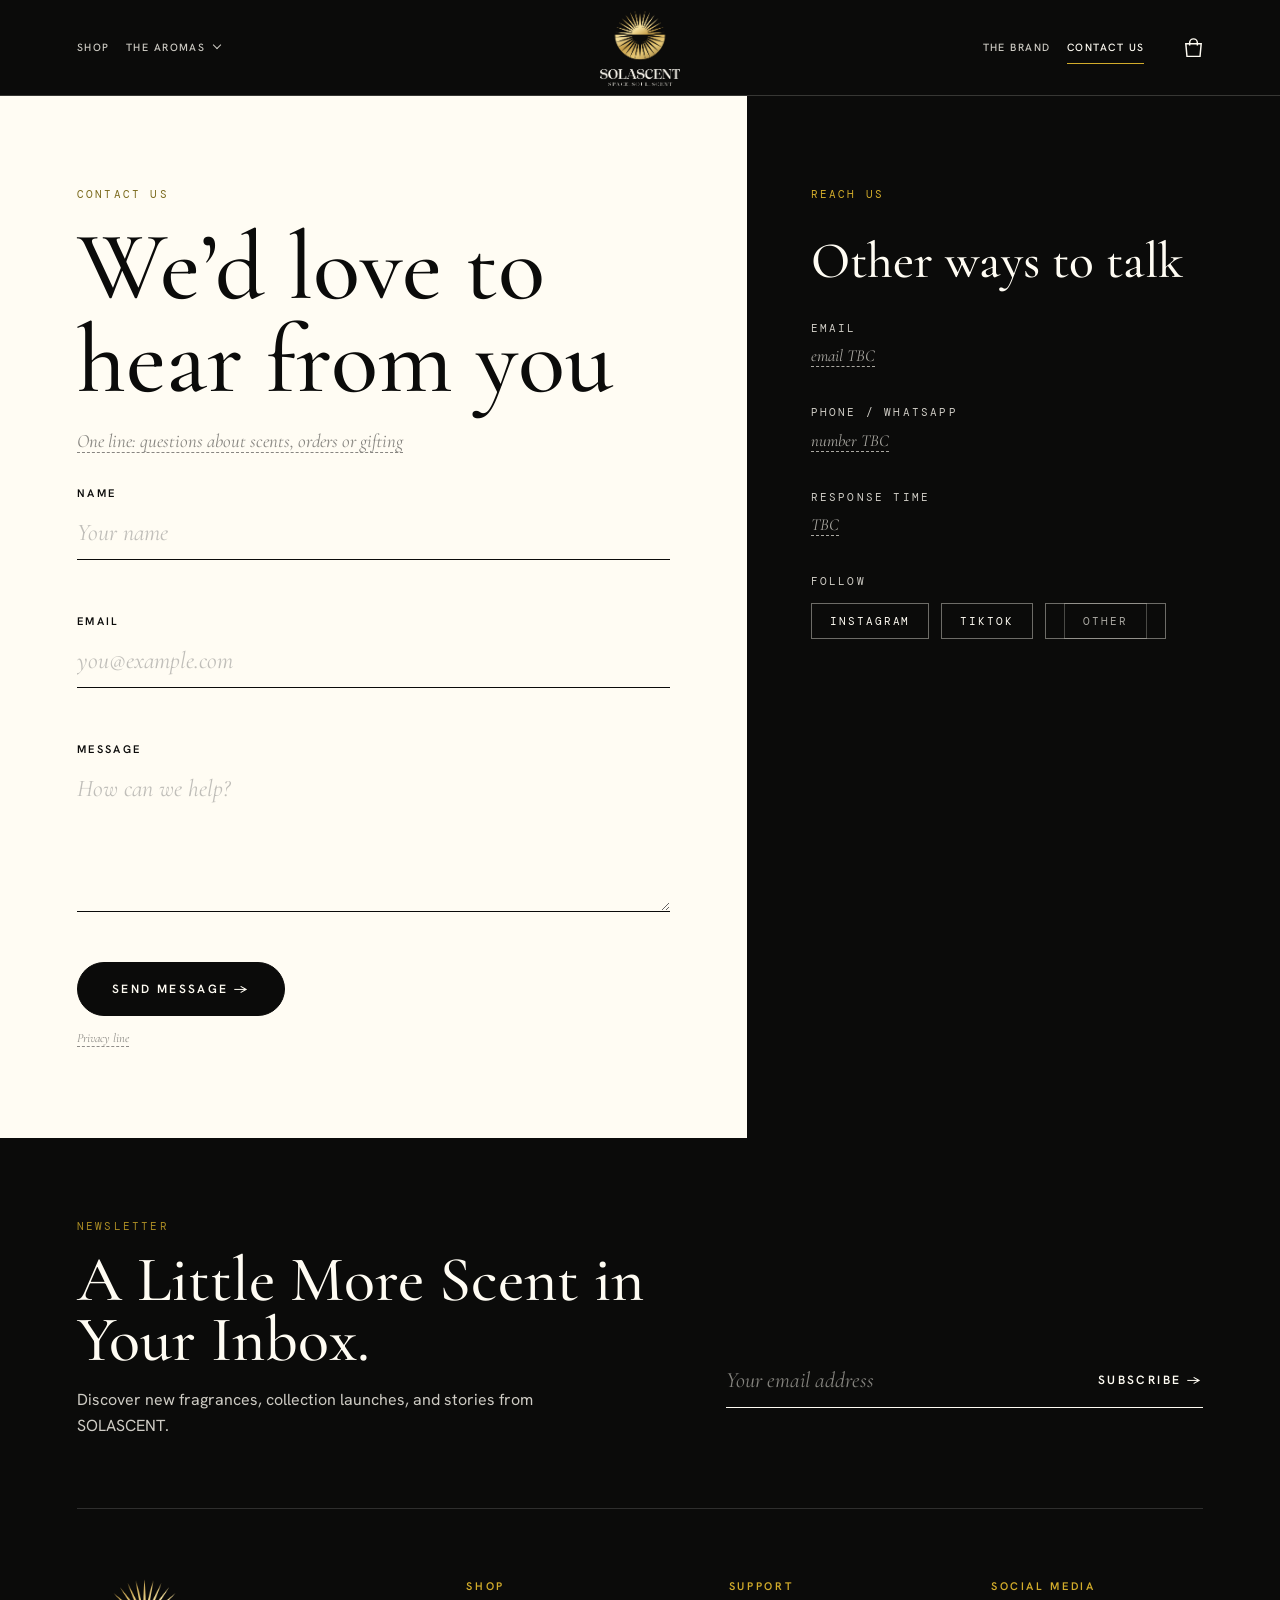
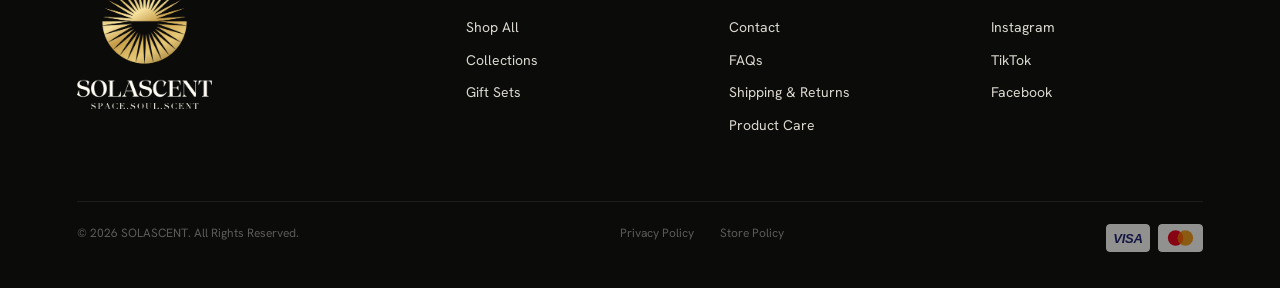
<file: solascent-website/contact.html>
<!doctype html>
<html lang="en">
<head>
<meta charset="utf-8">
<meta name="viewport" content="width=device-width, initial-scale=1">
<title>Contact Us | Solascent</title>
<meta name="description" content="Contact Solascent with questions about scents, orders or gifting.">
<meta property="og:title" content="Contact Us | Solascent">
<meta property="og:description" content="Contact Solascent with questions about scents, orders or gifting.">
<meta property="og:image" content="assets/img/ancient-amber.jpg">
<meta property="og:type" content="website">
<meta name="theme-color" content="#0B0B0A">
<link rel="icon" href="assets/img/favicon.png">
<link rel="preconnect" href="https://fonts.googleapis.com"><link rel="preconnect" href="https://fonts.gstatic.com" crossorigin>
<link rel="stylesheet" href="https://fonts.googleapis.com/css2?family=Cormorant+Garamond:ital,wght@0,400;0,500;0,600;1,400;1,500&family=DM+Mono:wght@400;500&family=Hanken+Grotesk:wght@400;500;600&display=swap">
<link rel="stylesheet" href="css/styles.css?v=29d59eb9">
</head>
<body class="t-dark">
<a class="skip" href="#main">Skip to content</a>
<header class="site-header">
  <div class="hd-left"><button class="menu-btn" type="button" data-open-menu aria-label="Open menu">Menu</button><nav class="nav" aria-label="Collections"><a href="shop.html">Shop</a><div class="nav-dd"><button class="dd-btn" type="button" aria-haspopup="true" aria-expanded="false">The Aromas</button><div class="dd-menu" role="menu"><a href="ancient-amber.html">Sacred Amber</a><a href="mon-cherry.html">The Secret Garden</a><a href="apple-pine.html">Root &amp; Ripe</a></div></div></nav></div>
  <a class="logo center" href="index.html" aria-label="Solascent home"><img src="assets/img/logo-lockup-light.png" alt="Solascent — Space. Soul. Scent." width="700" height="673"></a>
  <div class="hd-right"><nav class="nav" aria-label="Main"><a href="about.html">The Brand</a><a href="contact.html" aria-current="page">Contact Us</a></nav><button class="cart-btn" type="button" data-open-cart aria-label="Open cart"><svg viewBox="0 0 26 26" fill="none" stroke="currentColor" stroke-width="1.5" aria-hidden="true"><path d="M5 9h16l-1.2 13.2H6.2z"/><path d="M9 11V8a4 4 0 0 1 8 0v3"/></svg><span class="badge" hidden>0</span></button></div>
</header>
<div class="sheet" id="sheet" aria-hidden="true" role="dialog" aria-label="Menu">
  <div class="top"><button type="button" class="menu-close" data-close-menu aria-label="Close menu">×</button><a class="logo " href="index.html" aria-label="Solascent home"><img class="mk" src="assets/img/logo-mark-light.png" alt="" width="34" height="34"><img class="wm" src="assets/img/logo-wordmark-light.png" alt="Solascent" width="120" height="15"></a><button class="cart-btn" type="button" data-open-cart aria-label="Open cart" style="justify-self:end"><svg viewBox="0 0 26 26" fill="none" stroke="currentColor" stroke-width="1.5" aria-hidden="true"><path d="M5 9h16l-1.2 13.2H6.2z"/><path d="M9 11V8a4 4 0 0 1 8 0v3"/></svg><span class="badge" hidden>0</span></button></div>
  <nav aria-label="Mobile"><a href="index.html">Home<small></small></a><a href="about.html">About Us<small>Our story</small></a><a href="shop.html">Shop<small>All diffusers</small></a><a href="ancient-amber.html">Ancient Amber<small>Sacred Amber</small></a><a href="mon-cherry.html">Mon Cherry<small>The Secret Garden</small></a><a href="apple-pine.html">Apple Pine<small>Root &amp; Ripe</small></a><a href="contact.html" aria-current="page">Contact Us<small></small></a></nav>
  <div class="foot"><span class="ph">Instagram</span> &nbsp; <span class="ph">Social links TBC</span></div>
</div>
<main id="main">
<div class="ct" id="contactWrap">
  <section class="fm t-light" aria-labelledby="h1"><p class="ey" style="color:#7b6a1d">Contact Us</p><h1 class="sr" id="h1">We’d love to hear from you</h1>
    <p style="margin-top:20px;font-size:18px;opacity:.75"><span class="ph">One line: questions about scents, orders or gifting</span></p>
    <form id="contactForm" novalidate>
      <div class="fld"><label for="name">Name</label><input id="name" name="name" type="text" autocomplete="name" placeholder="Your name" required><span class="err" role="alert"></span></div>
      <div class="fld"><label for="email">Email</label><input id="email" name="email" type="email" autocomplete="email" placeholder="you@example.com" required><span class="err" role="alert"></span></div>
      <div class="fld"><label for="message">Message</label><textarea id="message" name="message" placeholder="How can we help?" required></textarea><span class="err" role="alert"></span></div>
      <p class="err" id="formErr" role="alert" style="color:#a3261f;margin-top:10px"></p>
      <div style="margin-top:26px"><button class="btn" type="submit">Send Message →</button></div>
      <p style="margin-top:12px;font-size:12px;opacity:.7"><span class="ph">Privacy line</span></p>
    </form>
    <div class="form-ok" role="status"><p class="ey">Message received</p><p class="sr" style="margin:12px 0 18px">Thank you.</p><p>We’ll be in touch soon.</p>
      <p id="demoNote" style="display:none;margin-top:12px;font-size:12px;opacity:.7">Demo mode: this message was not sent. Set <code>formEndpoint</code> in js/config.js.</p>
      <p style="margin-top:24px"><a class="btn" href="shop.html">Back to Shop</a></p></div>
  </section>
  <aside class="sd"><p class="ey" style="color:#D2AC2B">Reach us</p><p class="sr" style="font-size:clamp(36px,4vw,56px)">Other ways to talk</p>
    <div><p class="ey">Email</p><p style="margin-top:6px"><span class="ph">email TBC</span></p></div>
    <div><p class="ey">Phone / WhatsApp</p><p style="margin-top:6px"><span class="ph">number TBC</span></p></div>
    <div><p class="ey">Response time</p><p style="margin-top:6px"><span class="ph">TBC</span></p></div>
    <div><p class="ey" style="margin-bottom:12px">Follow</p><div class="soc"><span>Instagram</span><span>TikTok</span><span><span class="ph">other</span></span></div></div></aside>
</div>
</main>
<footer class="site-footer t-dark">
  <div class="news">
    <div><p class="ey" style="color:var(--brass)">Newsletter</p><h2 class="sr">A Little More Scent in Your Inbox.</h2>
      <p>Discover new fragrances, collection launches, and stories from SOLASCENT.</p></div>
    <form id="newsletterForm" novalidate>
      <label class="vh" for="nl-email">Email address</label>
      <div class="nl-row"><input id="nl-email" name="email" type="email" autocomplete="email" placeholder="Your email address" required><button class="btn" type="submit">Subscribe →</button></div>
      <p class="nl-msg" id="nlMsg" role="status"></p>
    </form>
  </div>
  <div class="cols">
    <div><a class="logo foot-logo" href="index.html" aria-label="Solascent home"><img src="assets/img/logo-lockup-light.png" alt="Solascent — Space. Soul. Scent." width="700" height="673" loading="lazy"></a></div>
    <div><h2>Shop</h2><ul><li><a href="shop.html">Shop All</a></li><li><a href="index.html#collections">Collections</a></li><li><span class="ph">Gift Sets</span></li></ul></div>
    <div><h2>Support</h2><ul><li><a href="contact.html">Contact</a></li><li><span class="ph">FAQs</span></li><li><span class="ph">Shipping &amp; Returns</span></li><li><a href="index.html#care">Product Care</a></li></ul></div>
    <div><h2>Social Media</h2><ul><li><span class="ph">Instagram</span></li><li><span class="ph">TikTok</span></li><li><span class="ph">Facebook</span></li></ul></div>
  </div>
  <div class="base"><span>© 2026 SOLASCENT. All Rights Reserved.</span><span class="legal"><a href="privacy.html">Privacy Policy</a><a href="policy.html">Store Policy</a></span><span class="pay" role="group" aria-label="Payment methods"><img src="assets/img/payments/visa.svg" alt="Visa" width="46" height="29" loading="lazy"><img src="assets/img/payments/mastercard.svg" alt="Mastercard" width="46" height="29" loading="lazy"></span></div>
</footer>
<div class="scrim" id="scrim" data-close-cart></div>
<aside class="drawer" id="drawer" aria-hidden="true" role="dialog" aria-label="Cart">
  <div class="dh"><b>Your cart</b><button type="button" id="cartClose" data-close-cart>Close ×</button></div>
  <div class="items" id="cartItems"></div>
  <div class="df">
    <div class="tot"><span>Subtotal</span><span id="cartTotal">—</span></div>
    <small>Shipping and taxes are calculated at checkout.</small>
    <a class="btn full" id="checkout" href="#" aria-disabled="true">Checkout</a>
    <small id="checkoutNote" role="status"></small>
    <button type="button" class="btn ol full" data-close-cart>Continue shopping</button>
  </div>
</aside>
<script src="js/config.js?v=e39d27ba"></script>
<script src="js/main.js?v=5535ac89"></script>
</body>
</html>
</file>
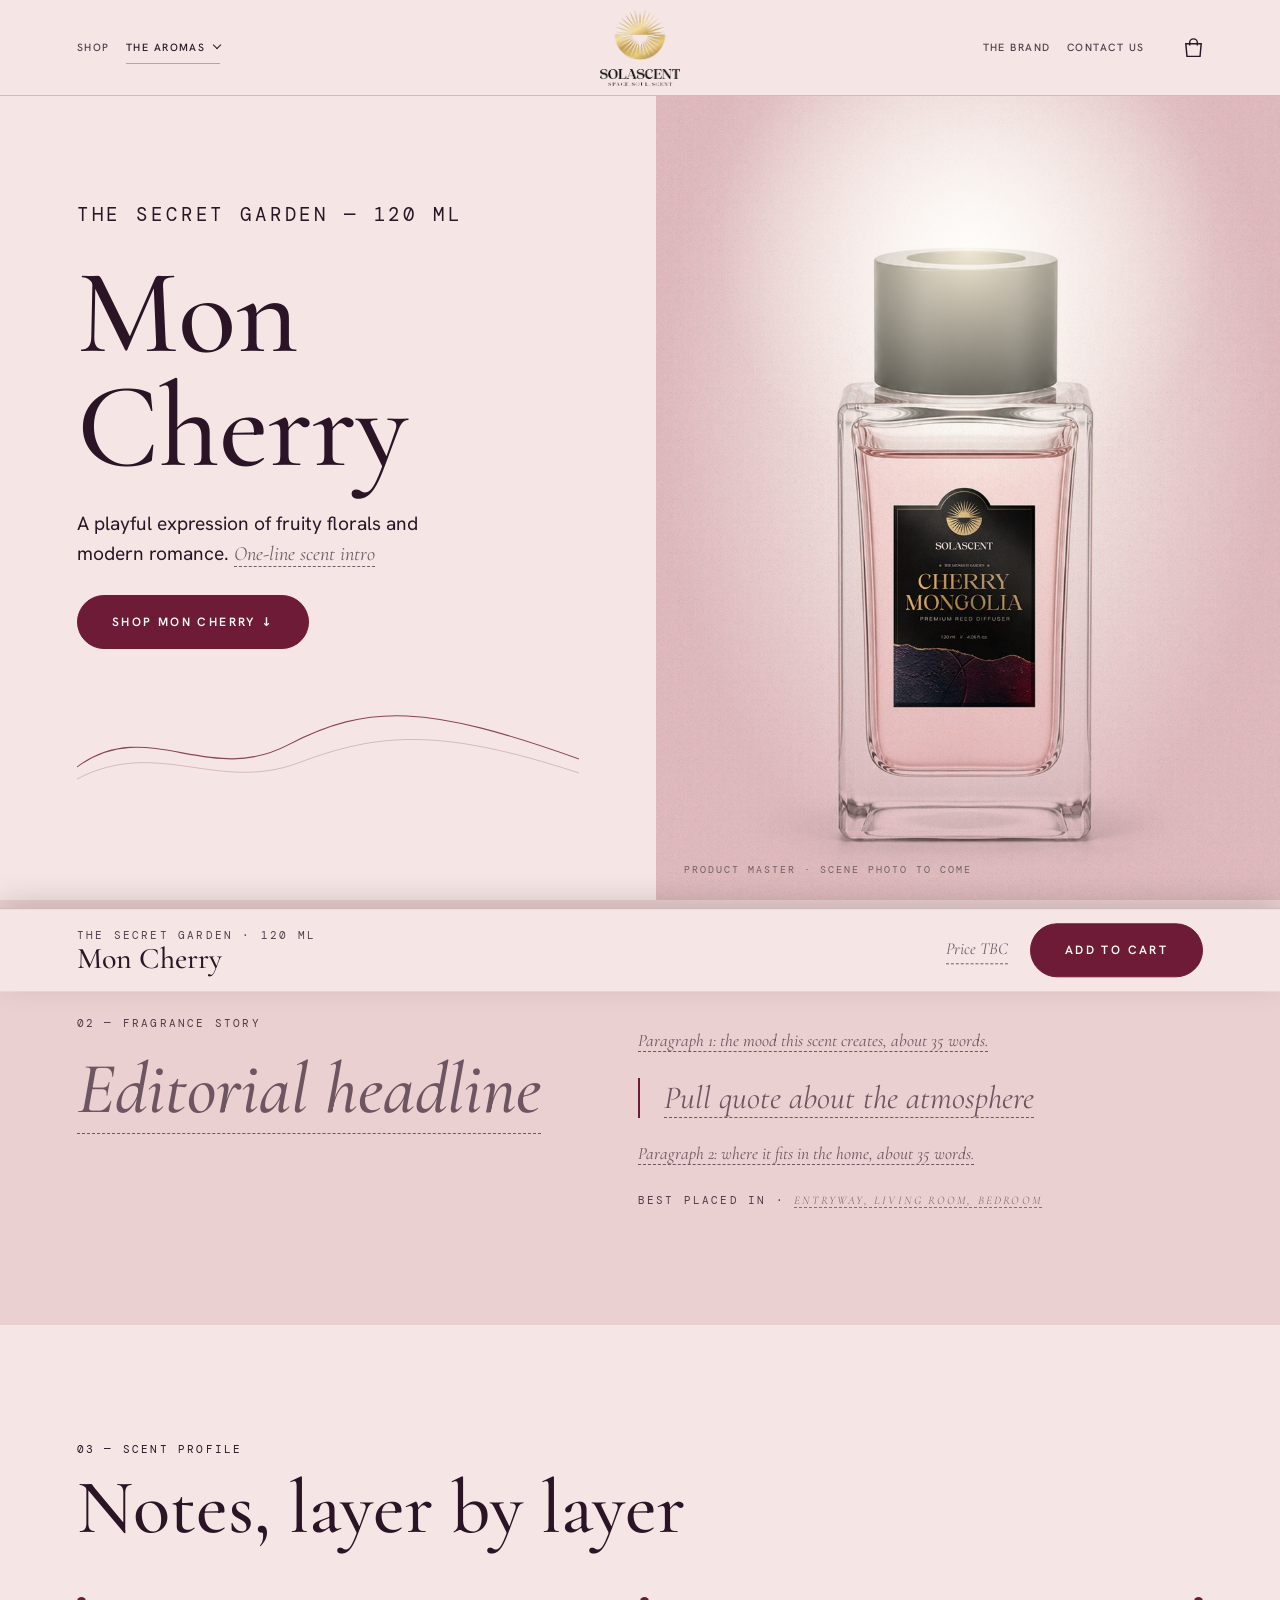
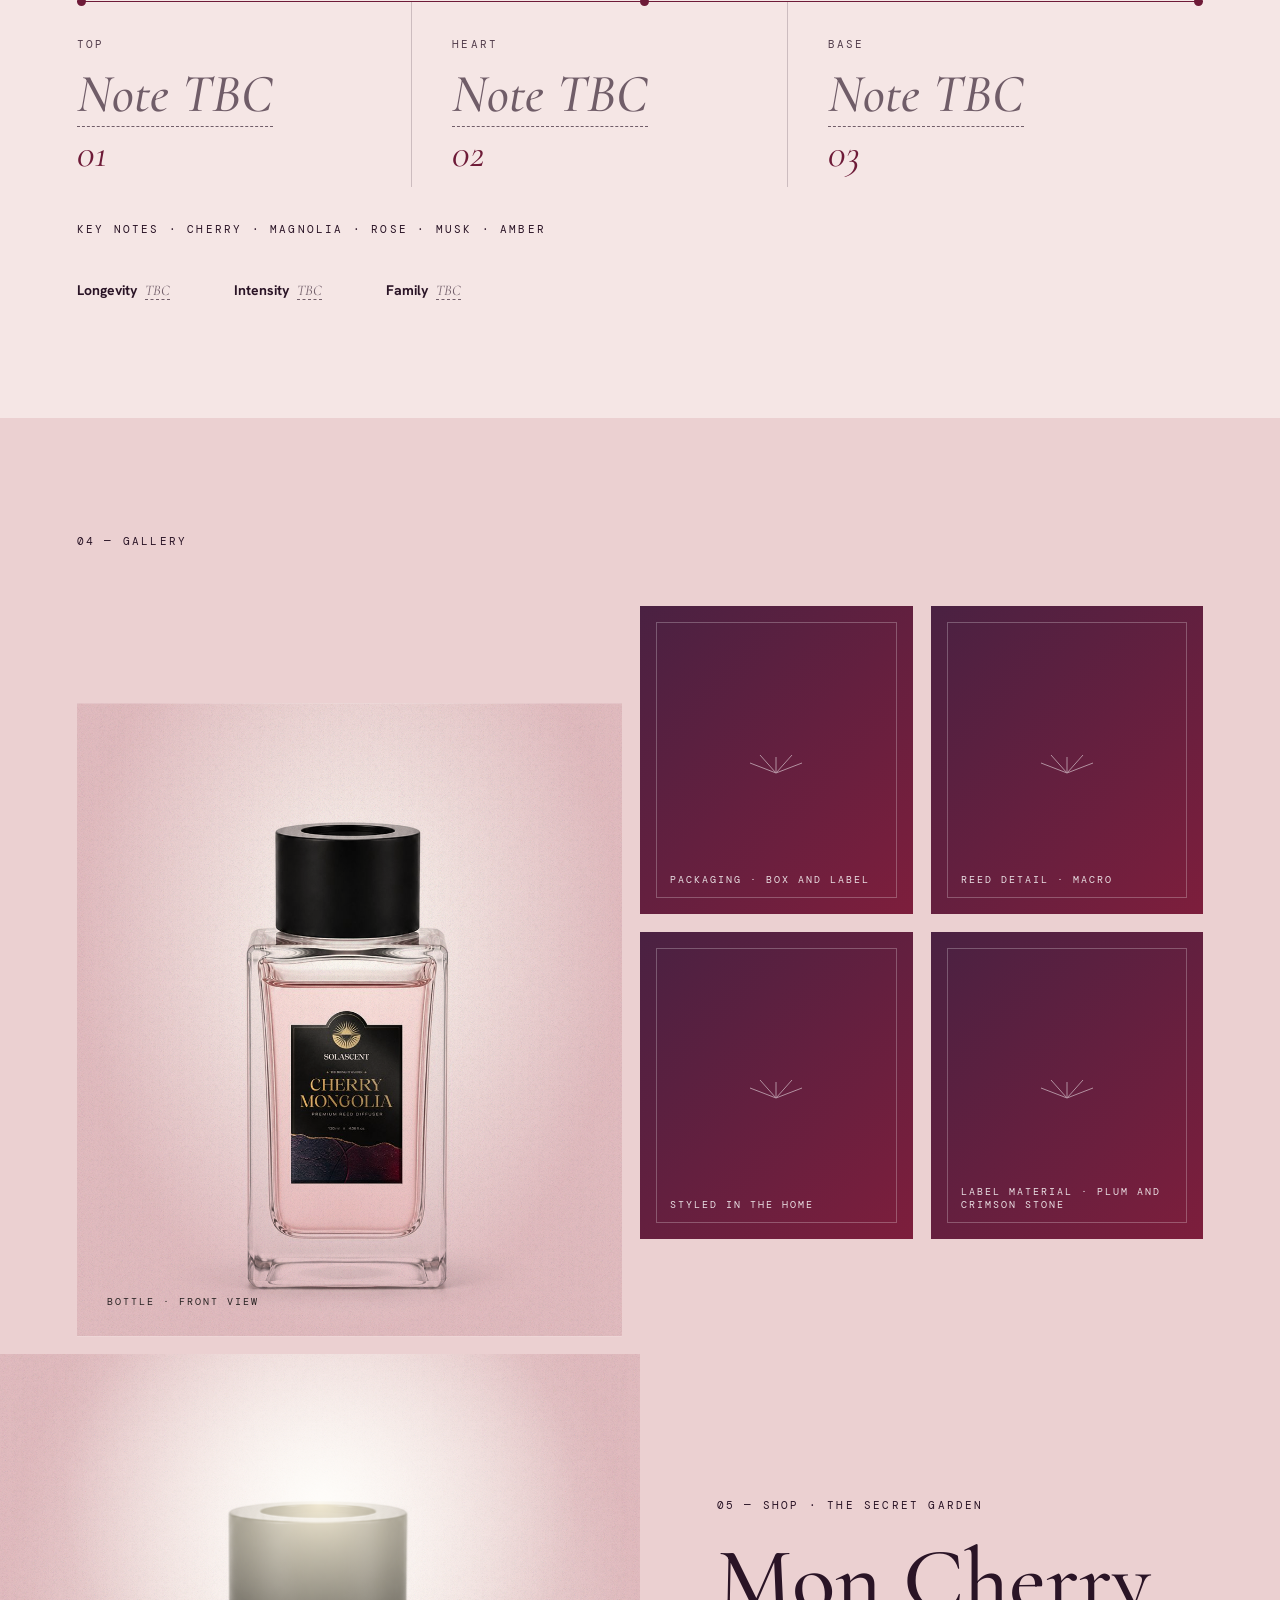
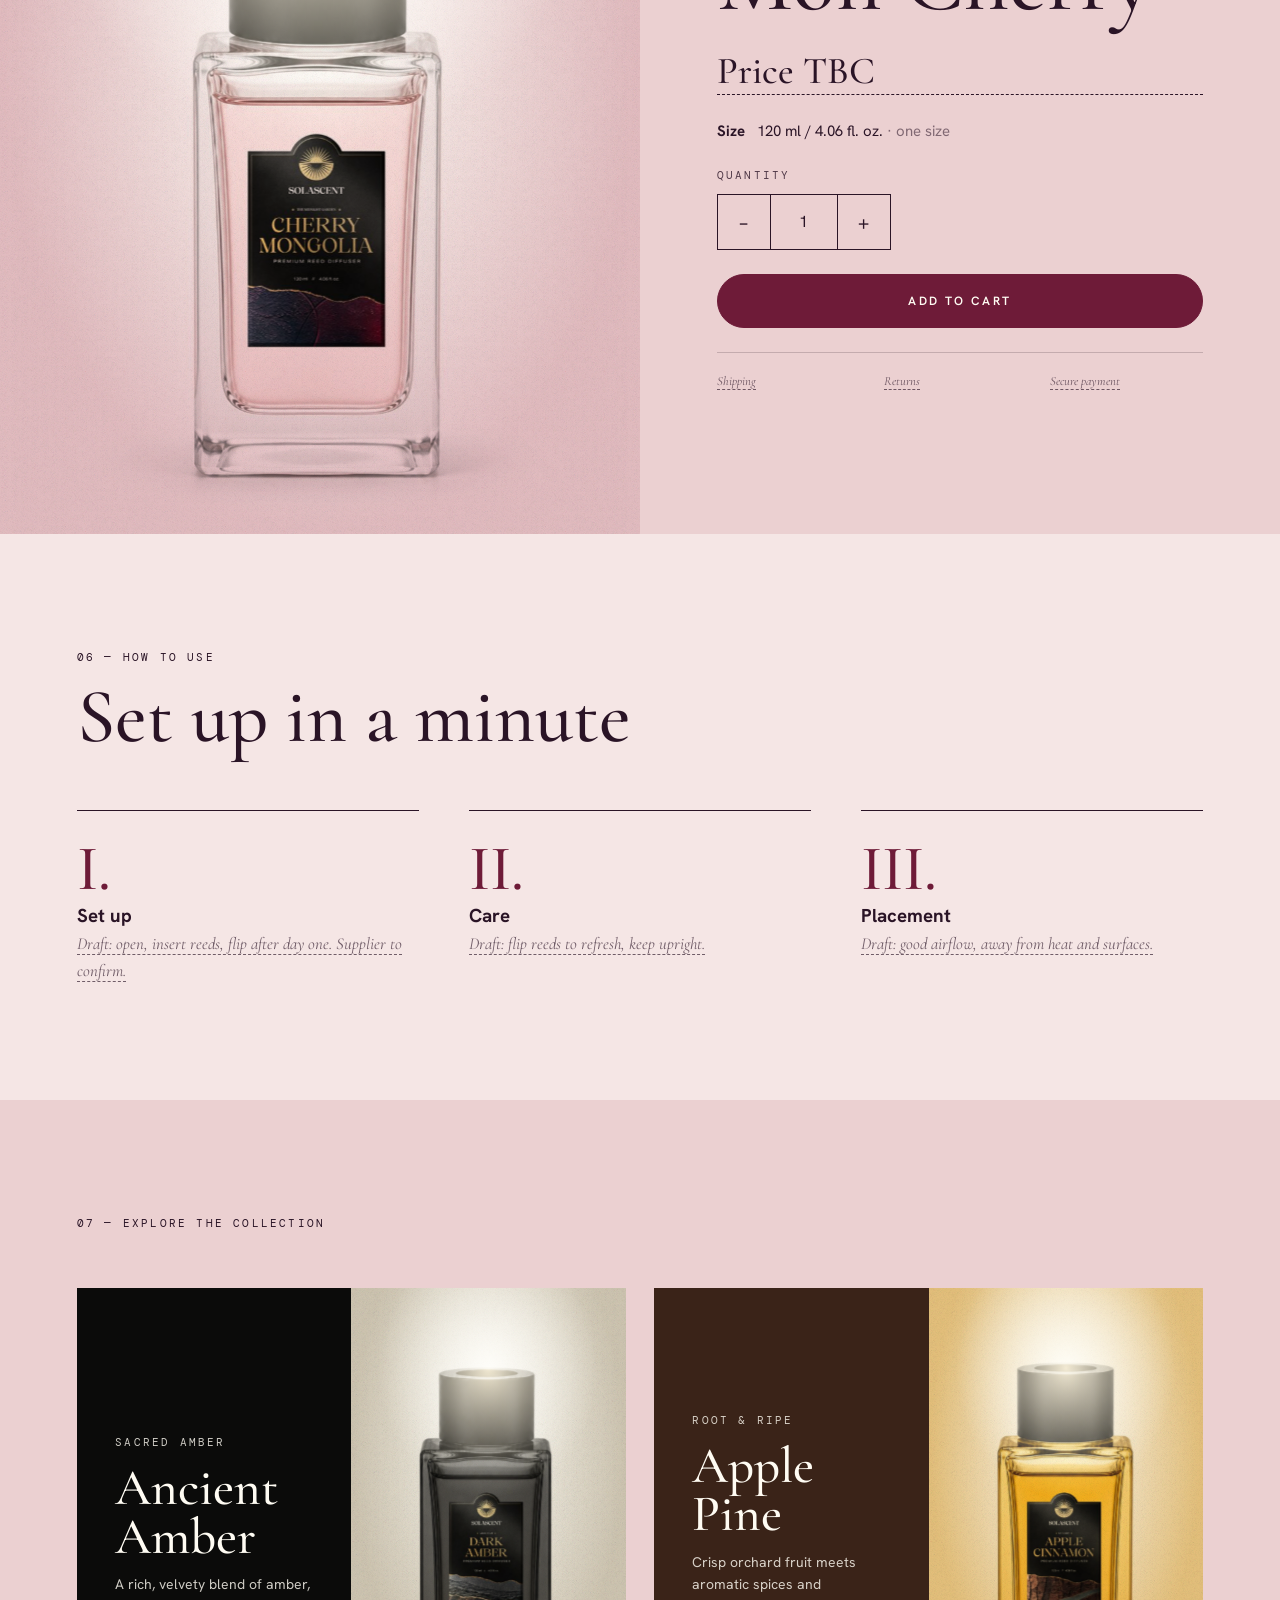
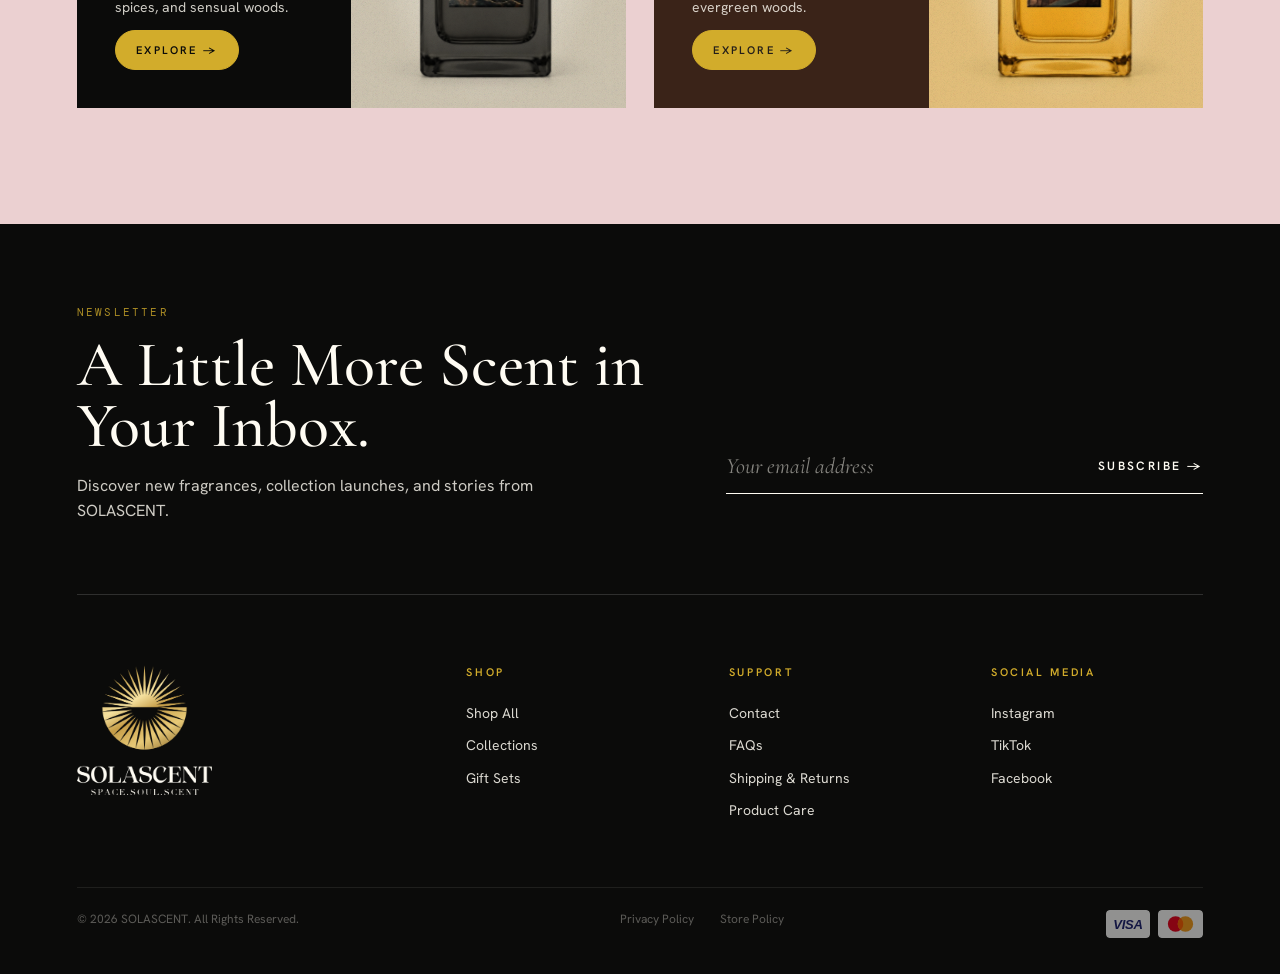
<file: solascent-website/mon-cherry.html>
<!doctype html>
<html lang="en">
<head>
<meta charset="utf-8">
<meta name="viewport" content="width=device-width, initial-scale=1">
<title>Mon Cherry Reed Diffuser — The Secret Garden | Solascent</title>
<meta name="description" content="Mon Cherry premium reed diffuser by Solascent. A playful expression of fruity florals and modern romance.">
<meta property="og:title" content="Mon Cherry Reed Diffuser — The Secret Garden | Solascent">
<meta property="og:description" content="Mon Cherry premium reed diffuser by Solascent. A playful expression of fruity florals and modern romance.">
<meta property="og:image" content="assets/img/mon-cherry.jpg">
<meta property="og:type" content="website">
<meta name="theme-color" content="#0B0B0A">
<link rel="icon" href="assets/img/favicon.png">
<link rel="preconnect" href="https://fonts.googleapis.com"><link rel="preconnect" href="https://fonts.gstatic.com" crossorigin>
<link rel="stylesheet" href="https://fonts.googleapis.com/css2?family=Cormorant+Garamond:ital,wght@0,400;0,500;0,600;1,400;1,500&family=DM+Mono:wght@400;500&family=Hanken+Grotesk:wght@400;500;600&display=swap">
<link rel="stylesheet" href="css/styles.css?v=29d59eb9">
</head>
<body class="t-cherry">
<a class="skip" href="#main">Skip to content</a>
<header class="site-header">
  <div class="hd-left"><button class="menu-btn" type="button" data-open-menu aria-label="Open menu">Menu</button><nav class="nav" aria-label="Collections"><a href="shop.html">Shop</a><div class="nav-dd"><button class="dd-btn" type="button" aria-haspopup="true" aria-expanded="false" aria-current="page">The Aromas</button><div class="dd-menu" role="menu"><a href="ancient-amber.html">Sacred Amber</a><a href="mon-cherry.html" aria-current="page">The Secret Garden</a><a href="apple-pine.html">Root &amp; Ripe</a></div></div></nav></div>
  <a class="logo center" href="index.html" aria-label="Solascent home"><img src="assets/img/logo-lockup-dark.png" alt="Solascent — Space. Soul. Scent." width="700" height="673"></a>
  <div class="hd-right"><nav class="nav" aria-label="Main"><a href="about.html">The Brand</a><a href="contact.html">Contact Us</a></nav><button class="cart-btn" type="button" data-open-cart aria-label="Open cart"><svg viewBox="0 0 26 26" fill="none" stroke="currentColor" stroke-width="1.5" aria-hidden="true"><path d="M5 9h16l-1.2 13.2H6.2z"/><path d="M9 11V8a4 4 0 0 1 8 0v3"/></svg><span class="badge" hidden>0</span></button></div>
</header>
<div class="sheet" id="sheet" aria-hidden="true" role="dialog" aria-label="Menu">
  <div class="top"><button type="button" class="menu-close" data-close-menu aria-label="Close menu">×</button><a class="logo " href="index.html" aria-label="Solascent home"><img class="mk" src="assets/img/logo-mark-light.png" alt="" width="34" height="34"><img class="wm" src="assets/img/logo-wordmark-light.png" alt="Solascent" width="120" height="15"></a><button class="cart-btn" type="button" data-open-cart aria-label="Open cart" style="justify-self:end"><svg viewBox="0 0 26 26" fill="none" stroke="currentColor" stroke-width="1.5" aria-hidden="true"><path d="M5 9h16l-1.2 13.2H6.2z"/><path d="M9 11V8a4 4 0 0 1 8 0v3"/></svg><span class="badge" hidden>0</span></button></div>
  <nav aria-label="Mobile"><a href="index.html">Home<small></small></a><a href="about.html">About Us<small>Our story</small></a><a href="shop.html">Shop<small>All diffusers</small></a><a href="ancient-amber.html">Ancient Amber<small>Sacred Amber</small></a><a href="mon-cherry.html" aria-current="page">Mon Cherry<small>The Secret Garden</small></a><a href="apple-pine.html">Apple Pine<small>Root &amp; Ripe</small></a><a href="contact.html">Contact Us<small></small></a></nav>
  <div class="foot"><span class="ph">Instagram</span> &nbsp; <span class="ph">Social links TBC</span></div>
</div>
<main id="main">
<section class="lh" aria-labelledby="h1">
  <div class="tx"><p class="ey">The Secret Garden — 120 ML</p><h1 class="sr" id="h1">Mon Cherry</h1>
    <p>A playful expression of fruity florals and modern romance. <span class="ph">One-line scent intro</span></p>
    <div class="cta"><a class="btn" href="#shop">Shop Mon Cherry ↓</a></div><svg class="contour" viewBox="0 0 1000 120" preserveAspectRatio="none" fill="none" aria-hidden="true"><path d="M0 92 C 140 40 260 112 420 70 S 700 30 1000 84" stroke="#6E1B38" stroke-width="1.1" opacity=".8"/><path d="M0 104 C 160 62 280 118 440 88 S 720 52 1000 98" stroke="#6E1B38" stroke-width=".6" opacity=".5"/></svg></div>
  <div class="pl t-cherry"><img src="assets/img/mon-cherry.jpg" alt="Mon Cherry reed diffuser, The Secret Garden" width="1400" height="1400"><i class="glow"></i><span class="cap">Product master · scene photo to come</span></div>
</section>
<section class="band alt" aria-labelledby="story"><div class="story"><div><p class="ey" style="margin-bottom:22px">02 — Fragrance story</p><h2 class="sr" id="story"><span class="ph">Editorial headline</span></h2></div>
  <div class="bd"><p><span class="ph">Paragraph 1: the mood this scent creates, about 35 words.</span></p><p class="q"><span class="ph">Pull quote about the atmosphere</span></p><p><span class="ph">Paragraph 2: where it fits in the home, about 35 words.</span></p><p class="ey">Best placed in · <span class="ph">entryway, living room, bedroom</span></p></div></div></section>
<section class="band" aria-labelledby="profile"><p class="ey">03 — Scent profile</p><h2 class="sr h2" id="profile" style="margin-top:14px">Notes, layer by layer</h2>
  <div class="tl" aria-hidden="true"><i></i><b style="left:0"></b><b style="left:50%"></b><b style="right:0"></b></div>
  <div class="notes"><div><p class="ey">Top</p><p class="sr"><span class="ph">Note TBC</span></p><div class="n">01</div></div><div><p class="ey">Heart</p><p class="sr"><span class="ph">Note TBC</span></p><div class="n">02</div></div><div><p class="ey">Base</p><p class="sr"><span class="ph">Note TBC</span></p><div class="n">03</div></div></div>
  <p class="ey" style="margin-top:34px">Key notes · Cherry · Magnolia · Rose · Musk · Amber</p>
  <div class="meters"><span><b>Longevity</b> &nbsp;<span class="ph">TBC</span></span><span><b>Intensity</b> &nbsp;<span class="ph">TBC</span></span><span><b>Family</b> &nbsp;<span class="ph">TBC</span></span></div></section>
<section class="band alt" aria-labelledby="gallery"><p class="ey" id="gallery">04 — Gallery</p>
  <div class="bento"><div class="tile big pl t-cherry"><img src="assets/img/mon-cherry.jpg" alt="Mon Cherry bottle, front view" loading="lazy"><span class="lb" style="color:#0B0B0A">Bottle · front view</span></div><div class="tile ph2" role="img" aria-label="Packaging · box and label (photography to come)"><svg viewBox="0 0 60 30" fill="none" stroke="#fff" stroke-width="1" aria-hidden="true"><path d="M30 28V12M30 28 14 10M30 28 46 10M30 28 4 18M30 28 56 18"/></svg><span class="lb">Packaging · box and label</span></div><div class="tile ph2" role="img" aria-label="Reed detail · macro (photography to come)"><svg viewBox="0 0 60 30" fill="none" stroke="#fff" stroke-width="1" aria-hidden="true"><path d="M30 28V12M30 28 14 10M30 28 46 10M30 28 4 18M30 28 56 18"/></svg><span class="lb">Reed detail · macro</span></div><div class="tile ph2" role="img" aria-label="Styled in the home (photography to come)"><svg viewBox="0 0 60 30" fill="none" stroke="#fff" stroke-width="1" aria-hidden="true"><path d="M30 28V12M30 28 14 10M30 28 46 10M30 28 4 18M30 28 56 18"/></svg><span class="lb">Styled in the home</span></div><div class="tile ph2" role="img" aria-label="Label material · plum and crimson stone (photography to come)"><svg viewBox="0 0 60 30" fill="none" stroke="#fff" stroke-width="1" aria-hidden="true"><path d="M30 28V12M30 28 14 10M30 28 46 10M30 28 4 18M30 28 56 18"/></svg><span class="lb">Label material · plum and crimson stone</span></div></div></section>
<section class="buy" id="shop" aria-labelledby="buyh" data-buy>
  <div class="pl t-cherry"><img src="assets/img/mon-cherry.jpg" alt="Mon Cherry reed diffuser, The Secret Garden" width="1400" height="1400"><i class="glow"></i></div>
  <div class="info"><p class="ey">05 — Shop · The Secret Garden</p><h2 class="sr" id="buyh">Mon Cherry</h2>
    <p class="price" data-price="mon-cherry"><span class="ph">Price</span></p>
    <p style="font-size:15px"><b>Size</b> &nbsp; 120 ml / 4.06 fl. oz. <span style="opacity:.55">· one size</span></p>
    <div><p class="ey" style="margin-bottom:10px">Quantity</p><div class="qty"><button type="button" data-step="-1" aria-label="Decrease quantity">−</button><input type="text" inputmode="numeric" value="1" aria-label="Quantity" readonly><button type="button" data-step="1" aria-label="Increase quantity">+</button></div></div>
    <button class="btn full" type="button" data-add="mon-cherry">Add to Cart</button>
    <div class="rassure"><span><span class="ph">Shipping</span></span><span><span class="ph">Returns</span></span><span><span class="ph">Secure payment</span></span></div></div>
</section>
<section class="band" aria-labelledby="how"><p class="ey">06 — How to use</p><h2 class="sr h2" id="how" style="margin-top:14px">Set up in a minute</h2><div class="steps"><div><div class="nu" aria-hidden="true">I.</div><h3>Set up</h3><span class="ph">Draft: open, insert reeds, flip after day one. Supplier to confirm.</span></div><div><div class="nu" aria-hidden="true">II.</div><h3>Care</h3><span class="ph">Draft: flip reeds to refresh, keep upright.</span></div><div><div class="nu" aria-hidden="true">III.</div><h3>Placement</h3><span class="ph">Draft: good airflow, away from heat and surfaces.</span></div></div></section>
<section class="band alt" aria-labelledby="explore"><p class="ey" id="explore">07 — Explore the collection</p><div class="xcol"><a class="xc t-dark" href="ancient-amber.html"><div class="t"><p class="ey">Sacred Amber</p><p class="sr">Ancient Amber</p><p style="font-size:14px;opacity:.8">A rich, velvety blend of amber, spices, and sensual woods.</p><span class="btn sm">Explore →</span></div><div class="pl t-dark"><img src="assets/img/ancient-amber.jpg" alt="Ancient Amber reed diffuser, Sacred Amber" width="1400" height="1400"><i class="glow"></i></div></a><a class="xc t-apple" href="apple-pine.html"><div class="t"><p class="ey">Root & Ripe</p><p class="sr">Apple Pine</p><p style="font-size:14px;opacity:.8">Crisp orchard fruit meets aromatic spices and evergreen woods.</p><span class="btn sm">Explore →</span></div><div class="pl t-apple"><img src="assets/img/apple-pine.jpg" alt="Apple Pine reed diffuser, Root & Ripe" width="1400" height="1400"><i class="glow"></i></div></a></div></section>
</main>
<div class="buybar" id="buybar" aria-label="Quick add"><div><p class="ey">The Secret Garden · 120 ML</p><p class="sr">Mon Cherry</p></div>
  <div class="r"><span data-price="mon-cherry"><span class="ph">Price</span></span><button class="btn" type="button" data-add="mon-cherry">Add to Cart</button></div></div>
<footer class="site-footer t-dark">
  <div class="news">
    <div><p class="ey" style="color:var(--brass)">Newsletter</p><h2 class="sr">A Little More Scent in Your Inbox.</h2>
      <p>Discover new fragrances, collection launches, and stories from SOLASCENT.</p></div>
    <form id="newsletterForm" novalidate>
      <label class="vh" for="nl-email">Email address</label>
      <div class="nl-row"><input id="nl-email" name="email" type="email" autocomplete="email" placeholder="Your email address" required><button class="btn" type="submit">Subscribe →</button></div>
      <p class="nl-msg" id="nlMsg" role="status"></p>
    </form>
  </div>
  <div class="cols">
    <div><a class="logo foot-logo" href="index.html" aria-label="Solascent home"><img src="assets/img/logo-lockup-light.png" alt="Solascent — Space. Soul. Scent." width="700" height="673" loading="lazy"></a></div>
    <div><h2>Shop</h2><ul><li><a href="shop.html">Shop All</a></li><li><a href="index.html#collections">Collections</a></li><li><span class="ph">Gift Sets</span></li></ul></div>
    <div><h2>Support</h2><ul><li><a href="contact.html">Contact</a></li><li><span class="ph">FAQs</span></li><li><span class="ph">Shipping &amp; Returns</span></li><li><a href="index.html#care">Product Care</a></li></ul></div>
    <div><h2>Social Media</h2><ul><li><span class="ph">Instagram</span></li><li><span class="ph">TikTok</span></li><li><span class="ph">Facebook</span></li></ul></div>
  </div>
  <div class="base"><span>© 2026 SOLASCENT. All Rights Reserved.</span><span class="legal"><a href="privacy.html">Privacy Policy</a><a href="policy.html">Store Policy</a></span><span class="pay" role="group" aria-label="Payment methods"><img src="assets/img/payments/visa.svg" alt="Visa" width="46" height="29" loading="lazy"><img src="assets/img/payments/mastercard.svg" alt="Mastercard" width="46" height="29" loading="lazy"></span></div>
</footer>
<div class="scrim" id="scrim" data-close-cart></div>
<aside class="drawer" id="drawer" aria-hidden="true" role="dialog" aria-label="Cart">
  <div class="dh"><b>Your cart</b><button type="button" id="cartClose" data-close-cart>Close ×</button></div>
  <div class="items" id="cartItems"></div>
  <div class="df">
    <div class="tot"><span>Subtotal</span><span id="cartTotal">—</span></div>
    <small>Shipping and taxes are calculated at checkout.</small>
    <a class="btn full" id="checkout" href="#" aria-disabled="true">Checkout</a>
    <small id="checkoutNote" role="status"></small>
    <button type="button" class="btn ol full" data-close-cart>Continue shopping</button>
  </div>
</aside>
<script src="js/config.js?v=e39d27ba"></script>
<script src="js/main.js?v=5535ac89"></script>
</body>
</html>
</file>
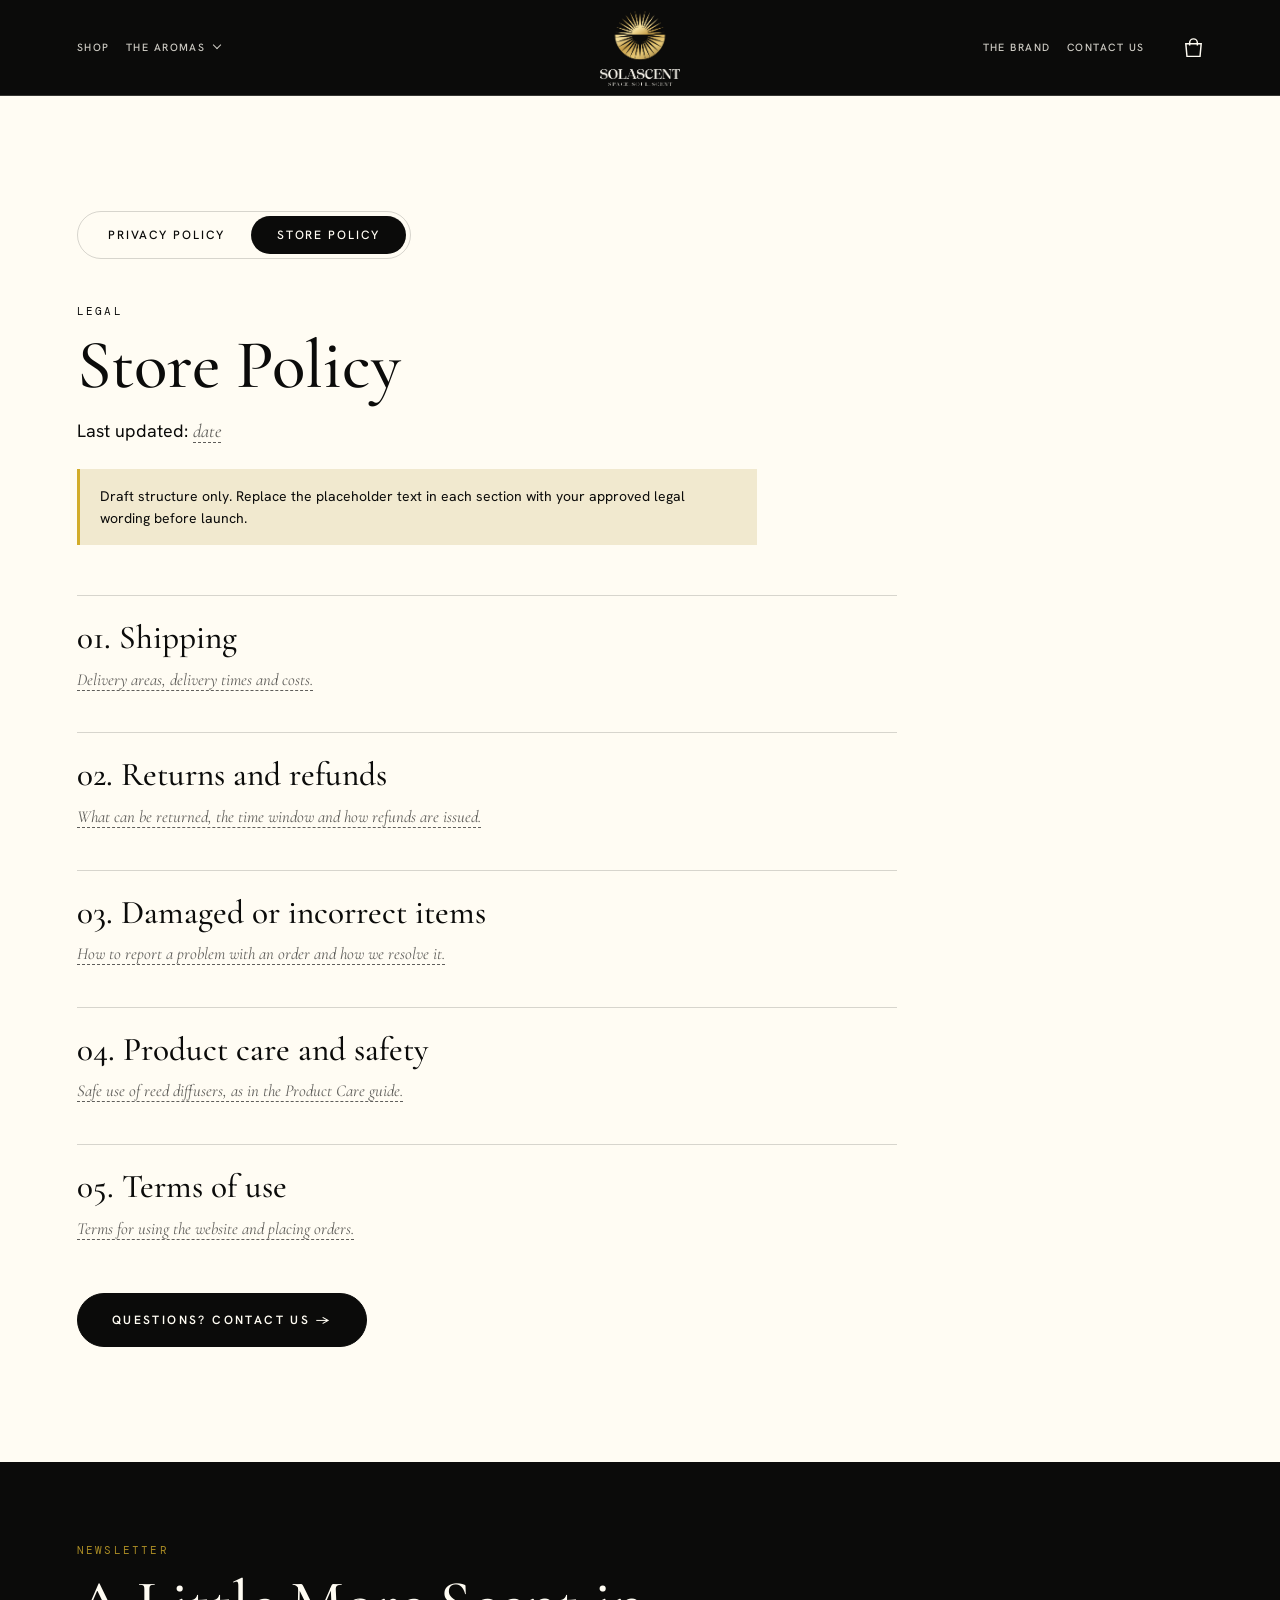
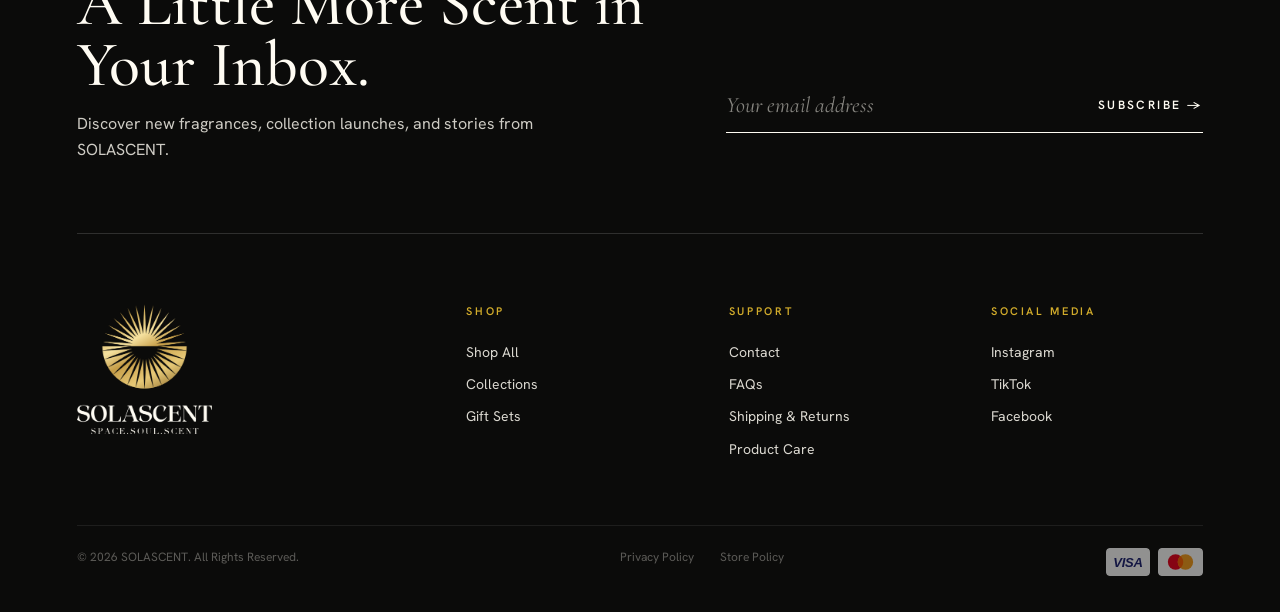
<file: solascent-website/policy.html>
<!doctype html>
<html lang="en">
<head>
<meta charset="utf-8">
<meta name="viewport" content="width=device-width, initial-scale=1">
<title>Store Policy | Solascent</title>
<meta name="description" content="Shipping, returns and terms for Solascent orders.">
<meta property="og:title" content="Store Policy | Solascent">
<meta property="og:description" content="Shipping, returns and terms for Solascent orders.">
<meta property="og:image" content="assets/img/ancient-amber.jpg">
<meta property="og:type" content="website">
<meta name="theme-color" content="#0B0B0A">
<link rel="icon" href="assets/img/favicon.png">
<link rel="preconnect" href="https://fonts.googleapis.com"><link rel="preconnect" href="https://fonts.gstatic.com" crossorigin>
<link rel="stylesheet" href="https://fonts.googleapis.com/css2?family=Cormorant+Garamond:ital,wght@0,400;0,500;0,600;1,400;1,500&family=DM+Mono:wght@400;500&family=Hanken+Grotesk:wght@400;500;600&display=swap">
<link rel="stylesheet" href="css/styles.css?v=29d59eb9">
</head>
<body class="t-dark">
<a class="skip" href="#main">Skip to content</a>
<header class="site-header">
  <div class="hd-left"><button class="menu-btn" type="button" data-open-menu aria-label="Open menu">Menu</button><nav class="nav" aria-label="Collections"><a href="shop.html">Shop</a><div class="nav-dd"><button class="dd-btn" type="button" aria-haspopup="true" aria-expanded="false">The Aromas</button><div class="dd-menu" role="menu"><a href="ancient-amber.html">Sacred Amber</a><a href="mon-cherry.html">The Secret Garden</a><a href="apple-pine.html">Root &amp; Ripe</a></div></div></nav></div>
  <a class="logo center" href="index.html" aria-label="Solascent home"><img src="assets/img/logo-lockup-light.png" alt="Solascent — Space. Soul. Scent." width="700" height="673"></a>
  <div class="hd-right"><nav class="nav" aria-label="Main"><a href="about.html">The Brand</a><a href="contact.html">Contact Us</a></nav><button class="cart-btn" type="button" data-open-cart aria-label="Open cart"><svg viewBox="0 0 26 26" fill="none" stroke="currentColor" stroke-width="1.5" aria-hidden="true"><path d="M5 9h16l-1.2 13.2H6.2z"/><path d="M9 11V8a4 4 0 0 1 8 0v3"/></svg><span class="badge" hidden>0</span></button></div>
</header>
<div class="sheet" id="sheet" aria-hidden="true" role="dialog" aria-label="Menu">
  <div class="top"><button type="button" class="menu-close" data-close-menu aria-label="Close menu">×</button><a class="logo " href="index.html" aria-label="Solascent home"><img class="mk" src="assets/img/logo-mark-light.png" alt="" width="34" height="34"><img class="wm" src="assets/img/logo-wordmark-light.png" alt="Solascent" width="120" height="15"></a><button class="cart-btn" type="button" data-open-cart aria-label="Open cart" style="justify-self:end"><svg viewBox="0 0 26 26" fill="none" stroke="currentColor" stroke-width="1.5" aria-hidden="true"><path d="M5 9h16l-1.2 13.2H6.2z"/><path d="M9 11V8a4 4 0 0 1 8 0v3"/></svg><span class="badge" hidden>0</span></button></div>
  <nav aria-label="Mobile"><a href="index.html">Home<small></small></a><a href="about.html">About Us<small>Our story</small></a><a href="shop.html">Shop<small>All diffusers</small></a><a href="ancient-amber.html">Ancient Amber<small>Sacred Amber</small></a><a href="mon-cherry.html">Mon Cherry<small>The Secret Garden</small></a><a href="apple-pine.html">Apple Pine<small>Root &amp; Ripe</small></a><a href="contact.html">Contact Us<small></small></a></nav>
  <div class="foot"><span class="ph">Instagram</span> &nbsp; <span class="ph">Social links TBC</span></div>
</div>
<main id="main">
<section class="band t-light legal" aria-labelledby="h1">
  <nav class="legal-tabs" aria-label="Legal pages"><a href="privacy.html">Privacy Policy</a><a href="policy.html" aria-current="page">Store Policy</a></nav>
  <p class="ey" style="margin-top:44px">Legal</p>
  <h1 class="sr" id="h1" style="margin-top:12px">Store Policy</h1>
  <p class="sub">Last updated: <span class="ph">date</span></p>
  <p class="lg-note">Draft structure only. Replace the placeholder text in each section with your approved legal wording before launch.</p>
  <div class="lg-body"><section class="lg-sec"><h2 class="sr">01. Shipping</h2><p><span class="ph">Delivery areas, delivery times and costs.</span></p></section><section class="lg-sec"><h2 class="sr">02. Returns and refunds</h2><p><span class="ph">What can be returned, the time window and how refunds are issued.</span></p></section><section class="lg-sec"><h2 class="sr">03. Damaged or incorrect items</h2><p><span class="ph">How to report a problem with an order and how we resolve it.</span></p></section><section class="lg-sec"><h2 class="sr">04. Product care and safety</h2><p><span class="ph">Safe use of reed diffusers, as in the Product Care guide.</span></p></section><section class="lg-sec"><h2 class="sr">05. Terms of use</h2><p><span class="ph">Terms for using the website and placing orders.</span></p></section></div>
  <p style="margin-top:50px"><a class="btn" href="contact.html">Questions? Contact us →</a></p>
</section>
</main>
<footer class="site-footer t-dark">
  <div class="news">
    <div><p class="ey" style="color:var(--brass)">Newsletter</p><h2 class="sr">A Little More Scent in Your Inbox.</h2>
      <p>Discover new fragrances, collection launches, and stories from SOLASCENT.</p></div>
    <form id="newsletterForm" novalidate>
      <label class="vh" for="nl-email">Email address</label>
      <div class="nl-row"><input id="nl-email" name="email" type="email" autocomplete="email" placeholder="Your email address" required><button class="btn" type="submit">Subscribe →</button></div>
      <p class="nl-msg" id="nlMsg" role="status"></p>
    </form>
  </div>
  <div class="cols">
    <div><a class="logo foot-logo" href="index.html" aria-label="Solascent home"><img src="assets/img/logo-lockup-light.png" alt="Solascent — Space. Soul. Scent." width="700" height="673" loading="lazy"></a></div>
    <div><h2>Shop</h2><ul><li><a href="shop.html">Shop All</a></li><li><a href="index.html#collections">Collections</a></li><li><span class="ph">Gift Sets</span></li></ul></div>
    <div><h2>Support</h2><ul><li><a href="contact.html">Contact</a></li><li><span class="ph">FAQs</span></li><li><span class="ph">Shipping &amp; Returns</span></li><li><a href="index.html#care">Product Care</a></li></ul></div>
    <div><h2>Social Media</h2><ul><li><span class="ph">Instagram</span></li><li><span class="ph">TikTok</span></li><li><span class="ph">Facebook</span></li></ul></div>
  </div>
  <div class="base"><span>© 2026 SOLASCENT. All Rights Reserved.</span><span class="legal"><a href="privacy.html">Privacy Policy</a><a href="policy.html">Store Policy</a></span><span class="pay" role="group" aria-label="Payment methods"><img src="assets/img/payments/visa.svg" alt="Visa" width="46" height="29" loading="lazy"><img src="assets/img/payments/mastercard.svg" alt="Mastercard" width="46" height="29" loading="lazy"></span></div>
</footer>
<div class="scrim" id="scrim" data-close-cart></div>
<aside class="drawer" id="drawer" aria-hidden="true" role="dialog" aria-label="Cart">
  <div class="dh"><b>Your cart</b><button type="button" id="cartClose" data-close-cart>Close ×</button></div>
  <div class="items" id="cartItems"></div>
  <div class="df">
    <div class="tot"><span>Subtotal</span><span id="cartTotal">—</span></div>
    <small>Shipping and taxes are calculated at checkout.</small>
    <a class="btn full" id="checkout" href="#" aria-disabled="true">Checkout</a>
    <small id="checkoutNote" role="status"></small>
    <button type="button" class="btn ol full" data-close-cart>Continue shopping</button>
  </div>
</aside>
<script src="js/config.js?v=e39d27ba"></script>
<script src="js/main.js?v=5535ac89"></script>
</body>
</html>
</file>
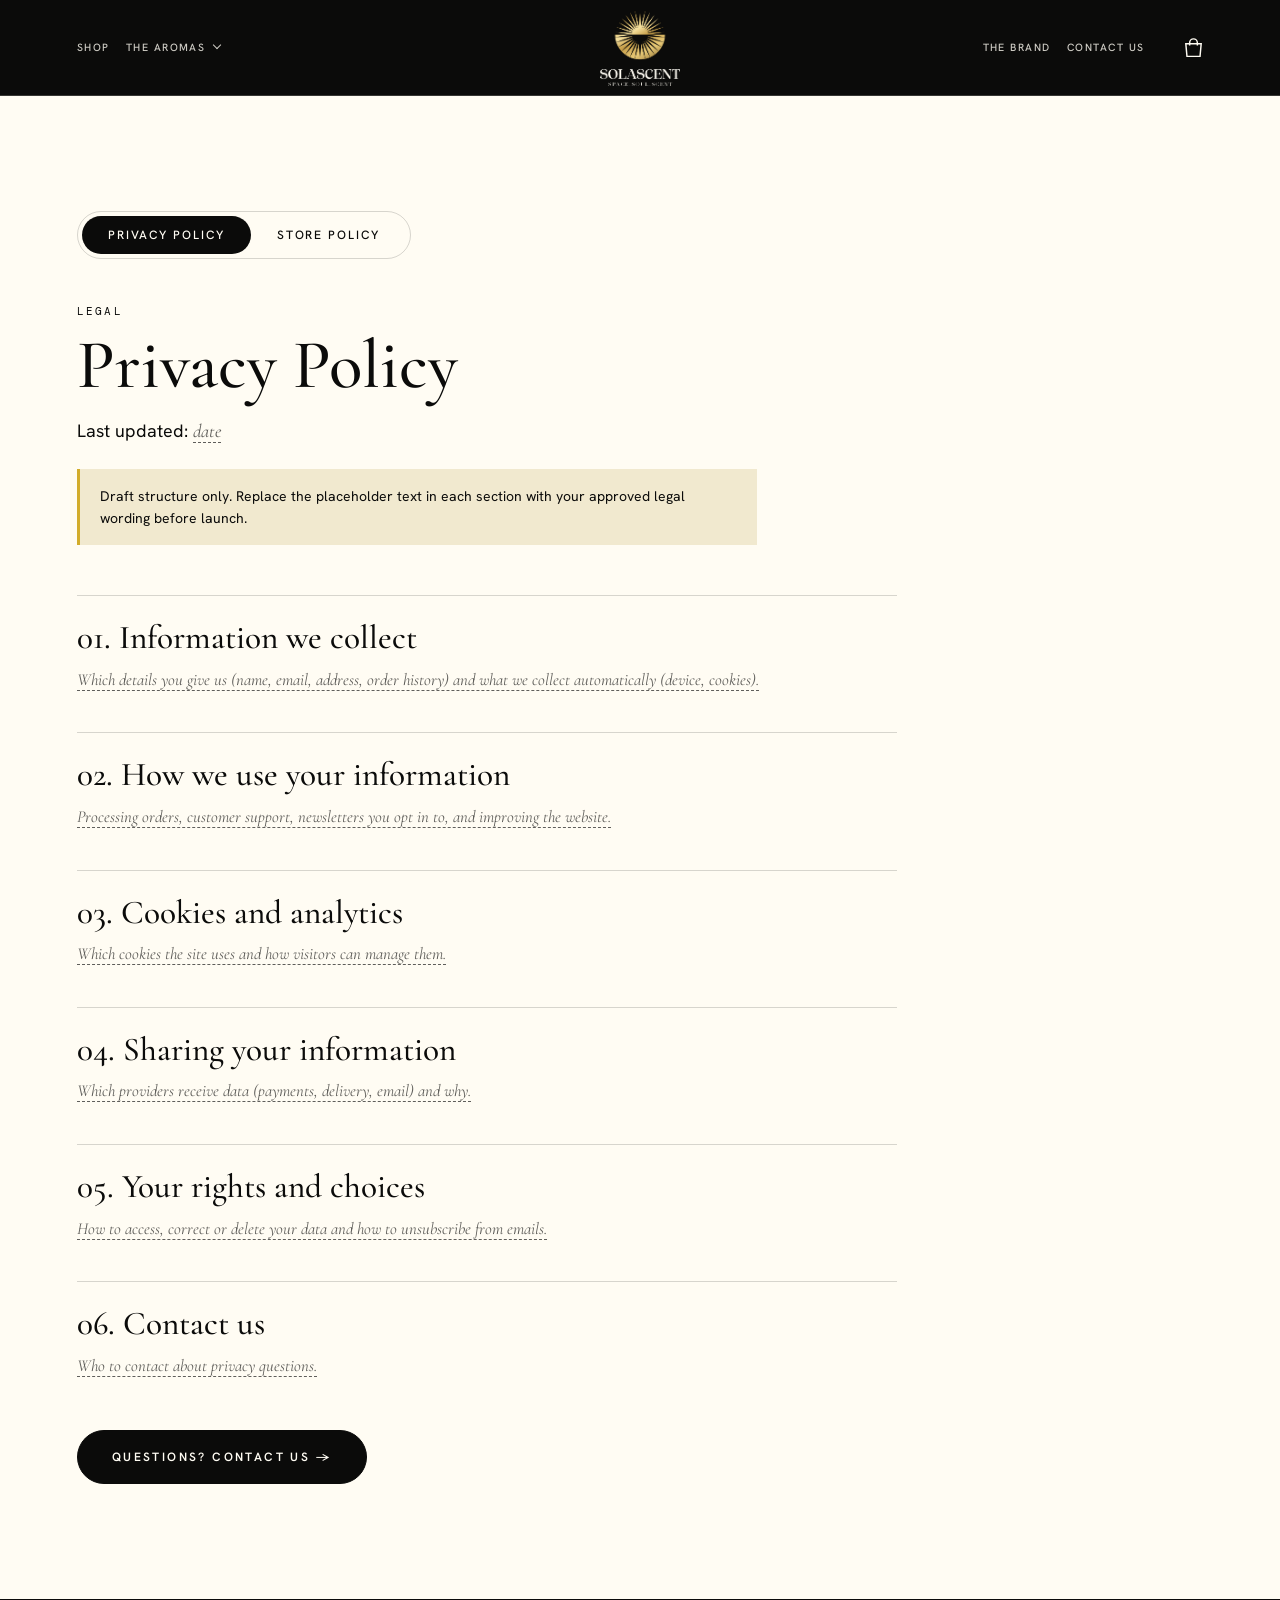
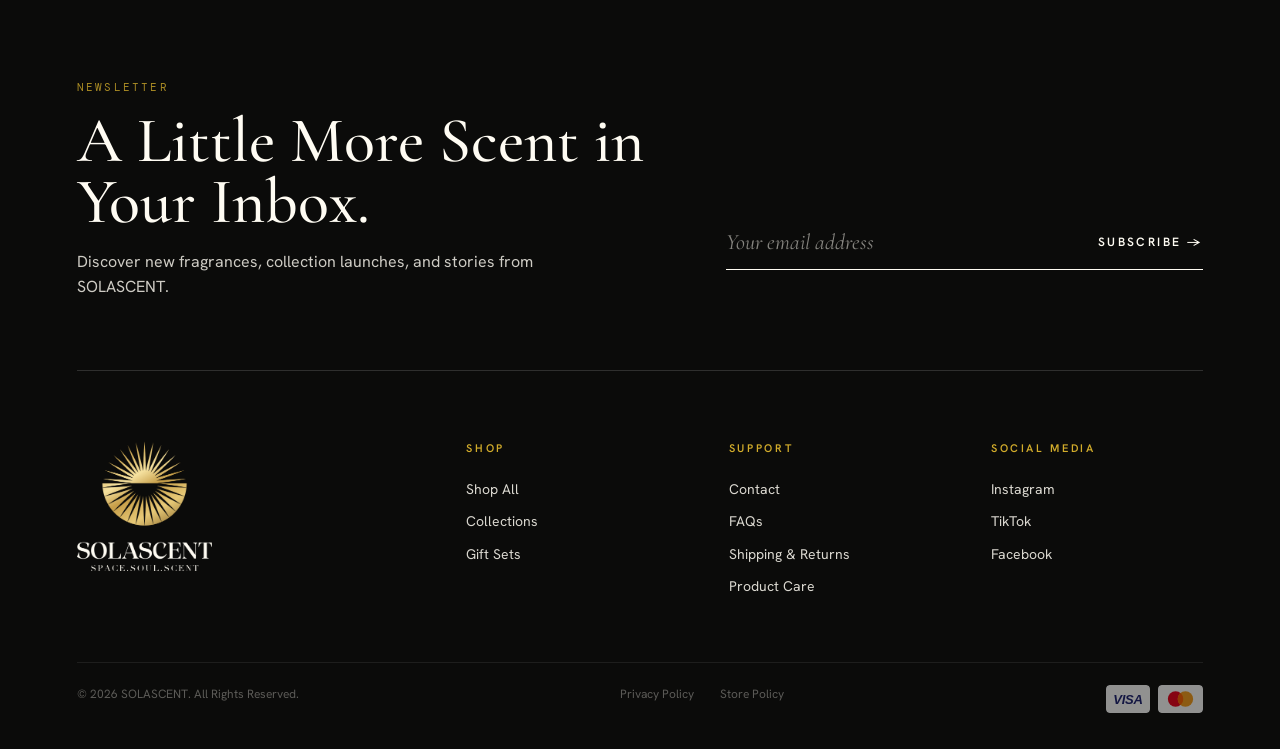
<file: solascent-website/privacy.html>
<!doctype html>
<html lang="en">
<head>
<meta charset="utf-8">
<meta name="viewport" content="width=device-width, initial-scale=1">
<title>Privacy Policy | Solascent</title>
<meta name="description" content="How Solascent collects, uses and protects your personal information.">
<meta property="og:title" content="Privacy Policy | Solascent">
<meta property="og:description" content="How Solascent collects, uses and protects your personal information.">
<meta property="og:image" content="assets/img/ancient-amber.jpg">
<meta property="og:type" content="website">
<meta name="theme-color" content="#0B0B0A">
<link rel="icon" href="assets/img/favicon.png">
<link rel="preconnect" href="https://fonts.googleapis.com"><link rel="preconnect" href="https://fonts.gstatic.com" crossorigin>
<link rel="stylesheet" href="https://fonts.googleapis.com/css2?family=Cormorant+Garamond:ital,wght@0,400;0,500;0,600;1,400;1,500&family=DM+Mono:wght@400;500&family=Hanken+Grotesk:wght@400;500;600&display=swap">
<link rel="stylesheet" href="css/styles.css?v=29d59eb9">
</head>
<body class="t-dark">
<a class="skip" href="#main">Skip to content</a>
<header class="site-header">
  <div class="hd-left"><button class="menu-btn" type="button" data-open-menu aria-label="Open menu">Menu</button><nav class="nav" aria-label="Collections"><a href="shop.html">Shop</a><div class="nav-dd"><button class="dd-btn" type="button" aria-haspopup="true" aria-expanded="false">The Aromas</button><div class="dd-menu" role="menu"><a href="ancient-amber.html">Sacred Amber</a><a href="mon-cherry.html">The Secret Garden</a><a href="apple-pine.html">Root &amp; Ripe</a></div></div></nav></div>
  <a class="logo center" href="index.html" aria-label="Solascent home"><img src="assets/img/logo-lockup-light.png" alt="Solascent — Space. Soul. Scent." width="700" height="673"></a>
  <div class="hd-right"><nav class="nav" aria-label="Main"><a href="about.html">The Brand</a><a href="contact.html">Contact Us</a></nav><button class="cart-btn" type="button" data-open-cart aria-label="Open cart"><svg viewBox="0 0 26 26" fill="none" stroke="currentColor" stroke-width="1.5" aria-hidden="true"><path d="M5 9h16l-1.2 13.2H6.2z"/><path d="M9 11V8a4 4 0 0 1 8 0v3"/></svg><span class="badge" hidden>0</span></button></div>
</header>
<div class="sheet" id="sheet" aria-hidden="true" role="dialog" aria-label="Menu">
  <div class="top"><button type="button" class="menu-close" data-close-menu aria-label="Close menu">×</button><a class="logo " href="index.html" aria-label="Solascent home"><img class="mk" src="assets/img/logo-mark-light.png" alt="" width="34" height="34"><img class="wm" src="assets/img/logo-wordmark-light.png" alt="Solascent" width="120" height="15"></a><button class="cart-btn" type="button" data-open-cart aria-label="Open cart" style="justify-self:end"><svg viewBox="0 0 26 26" fill="none" stroke="currentColor" stroke-width="1.5" aria-hidden="true"><path d="M5 9h16l-1.2 13.2H6.2z"/><path d="M9 11V8a4 4 0 0 1 8 0v3"/></svg><span class="badge" hidden>0</span></button></div>
  <nav aria-label="Mobile"><a href="index.html">Home<small></small></a><a href="about.html">About Us<small>Our story</small></a><a href="shop.html">Shop<small>All diffusers</small></a><a href="ancient-amber.html">Ancient Amber<small>Sacred Amber</small></a><a href="mon-cherry.html">Mon Cherry<small>The Secret Garden</small></a><a href="apple-pine.html">Apple Pine<small>Root &amp; Ripe</small></a><a href="contact.html">Contact Us<small></small></a></nav>
  <div class="foot"><span class="ph">Instagram</span> &nbsp; <span class="ph">Social links TBC</span></div>
</div>
<main id="main">
<section class="band t-light legal" aria-labelledby="h1">
  <nav class="legal-tabs" aria-label="Legal pages"><a href="privacy.html" aria-current="page">Privacy Policy</a><a href="policy.html">Store Policy</a></nav>
  <p class="ey" style="margin-top:44px">Legal</p>
  <h1 class="sr" id="h1" style="margin-top:12px">Privacy Policy</h1>
  <p class="sub">Last updated: <span class="ph">date</span></p>
  <p class="lg-note">Draft structure only. Replace the placeholder text in each section with your approved legal wording before launch.</p>
  <div class="lg-body"><section class="lg-sec"><h2 class="sr">01. Information we collect</h2><p><span class="ph">Which details you give us (name, email, address, order history) and what we collect automatically (device, cookies).</span></p></section><section class="lg-sec"><h2 class="sr">02. How we use your information</h2><p><span class="ph">Processing orders, customer support, newsletters you opt in to, and improving the website.</span></p></section><section class="lg-sec"><h2 class="sr">03. Cookies and analytics</h2><p><span class="ph">Which cookies the site uses and how visitors can manage them.</span></p></section><section class="lg-sec"><h2 class="sr">04. Sharing your information</h2><p><span class="ph">Which providers receive data (payments, delivery, email) and why.</span></p></section><section class="lg-sec"><h2 class="sr">05. Your rights and choices</h2><p><span class="ph">How to access, correct or delete your data and how to unsubscribe from emails.</span></p></section><section class="lg-sec"><h2 class="sr">06. Contact us</h2><p><span class="ph">Who to contact about privacy questions.</span></p></section></div>
  <p style="margin-top:50px"><a class="btn" href="contact.html">Questions? Contact us →</a></p>
</section>
</main>
<footer class="site-footer t-dark">
  <div class="news">
    <div><p class="ey" style="color:var(--brass)">Newsletter</p><h2 class="sr">A Little More Scent in Your Inbox.</h2>
      <p>Discover new fragrances, collection launches, and stories from SOLASCENT.</p></div>
    <form id="newsletterForm" novalidate>
      <label class="vh" for="nl-email">Email address</label>
      <div class="nl-row"><input id="nl-email" name="email" type="email" autocomplete="email" placeholder="Your email address" required><button class="btn" type="submit">Subscribe →</button></div>
      <p class="nl-msg" id="nlMsg" role="status"></p>
    </form>
  </div>
  <div class="cols">
    <div><a class="logo foot-logo" href="index.html" aria-label="Solascent home"><img src="assets/img/logo-lockup-light.png" alt="Solascent — Space. Soul. Scent." width="700" height="673" loading="lazy"></a></div>
    <div><h2>Shop</h2><ul><li><a href="shop.html">Shop All</a></li><li><a href="index.html#collections">Collections</a></li><li><span class="ph">Gift Sets</span></li></ul></div>
    <div><h2>Support</h2><ul><li><a href="contact.html">Contact</a></li><li><span class="ph">FAQs</span></li><li><span class="ph">Shipping &amp; Returns</span></li><li><a href="index.html#care">Product Care</a></li></ul></div>
    <div><h2>Social Media</h2><ul><li><span class="ph">Instagram</span></li><li><span class="ph">TikTok</span></li><li><span class="ph">Facebook</span></li></ul></div>
  </div>
  <div class="base"><span>© 2026 SOLASCENT. All Rights Reserved.</span><span class="legal"><a href="privacy.html">Privacy Policy</a><a href="policy.html">Store Policy</a></span><span class="pay" role="group" aria-label="Payment methods"><img src="assets/img/payments/visa.svg" alt="Visa" width="46" height="29" loading="lazy"><img src="assets/img/payments/mastercard.svg" alt="Mastercard" width="46" height="29" loading="lazy"></span></div>
</footer>
<div class="scrim" id="scrim" data-close-cart></div>
<aside class="drawer" id="drawer" aria-hidden="true" role="dialog" aria-label="Cart">
  <div class="dh"><b>Your cart</b><button type="button" id="cartClose" data-close-cart>Close ×</button></div>
  <div class="items" id="cartItems"></div>
  <div class="df">
    <div class="tot"><span>Subtotal</span><span id="cartTotal">—</span></div>
    <small>Shipping and taxes are calculated at checkout.</small>
    <a class="btn full" id="checkout" href="#" aria-disabled="true">Checkout</a>
    <small id="checkoutNote" role="status"></small>
    <button type="button" class="btn ol full" data-close-cart>Continue shopping</button>
  </div>
</aside>
<script src="js/config.js?v=e39d27ba"></script>
<script src="js/main.js?v=5535ac89"></script>
</body>
</html>
</file>
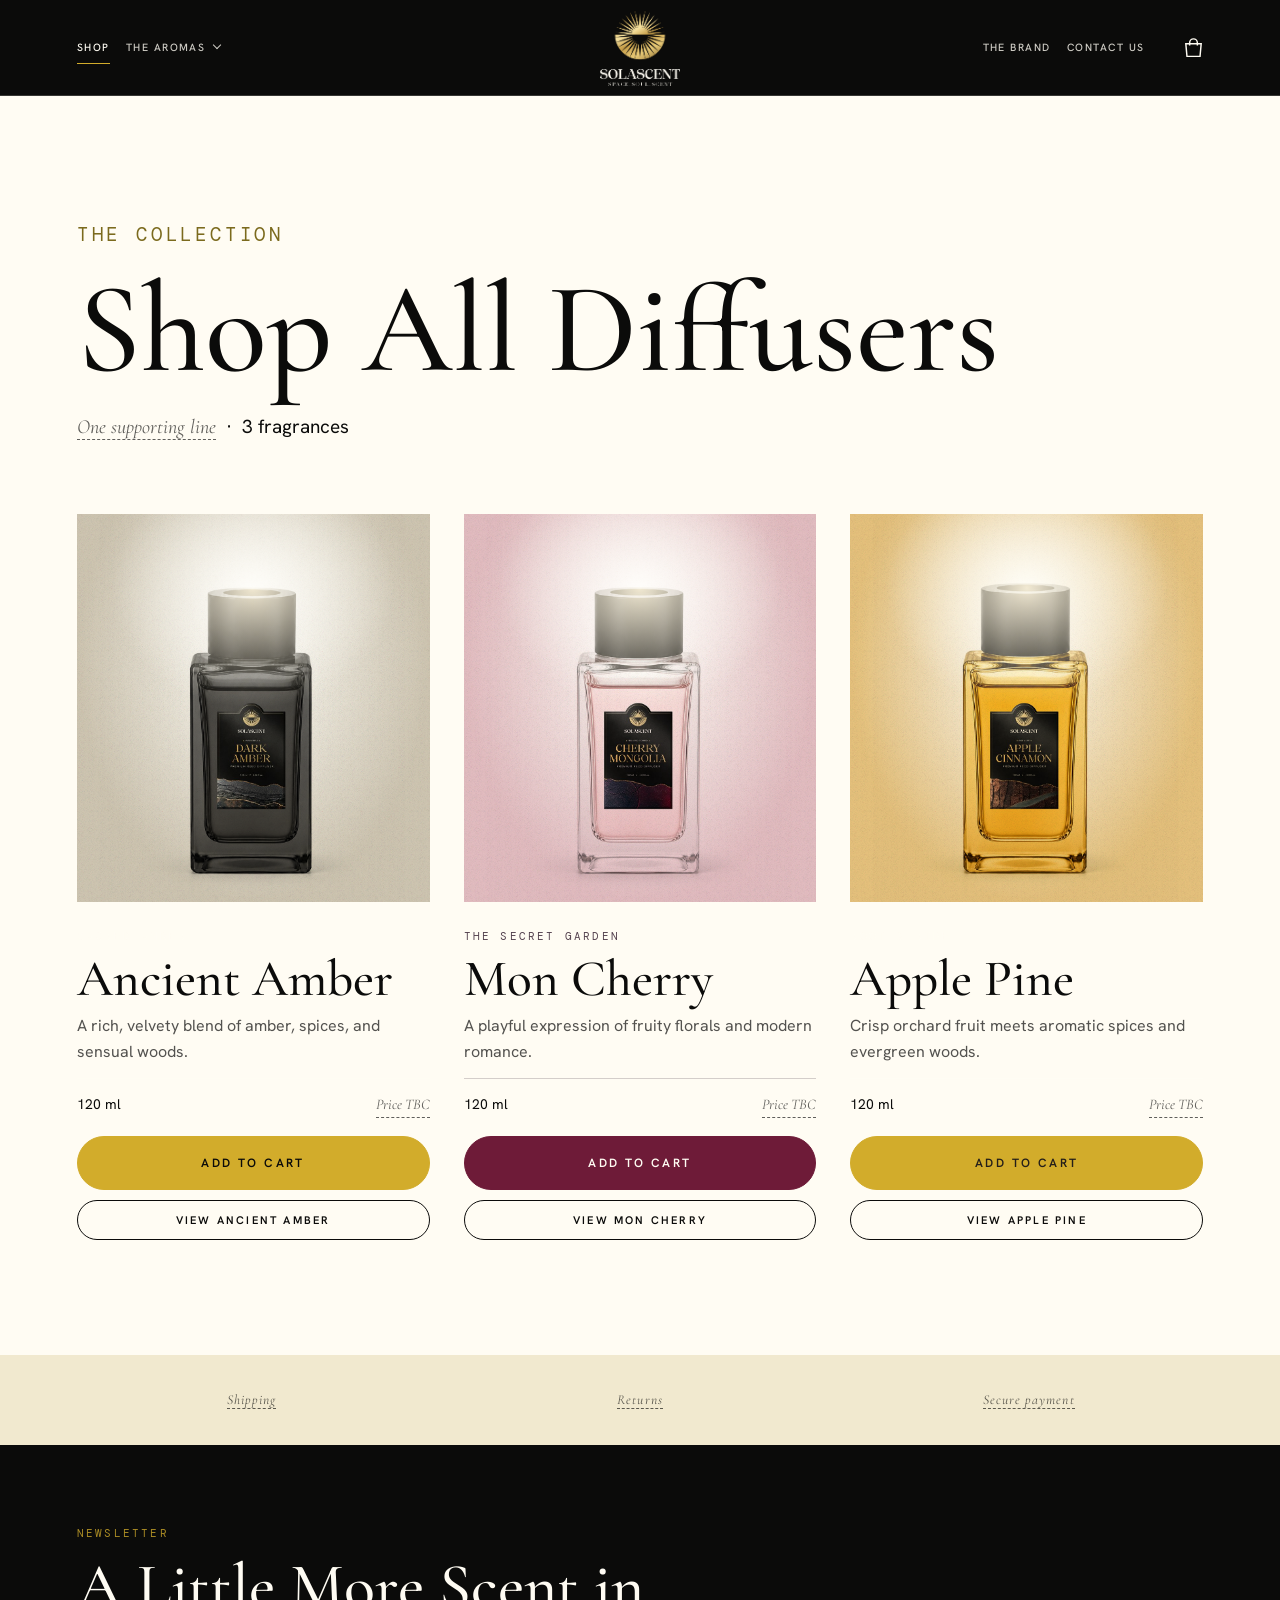
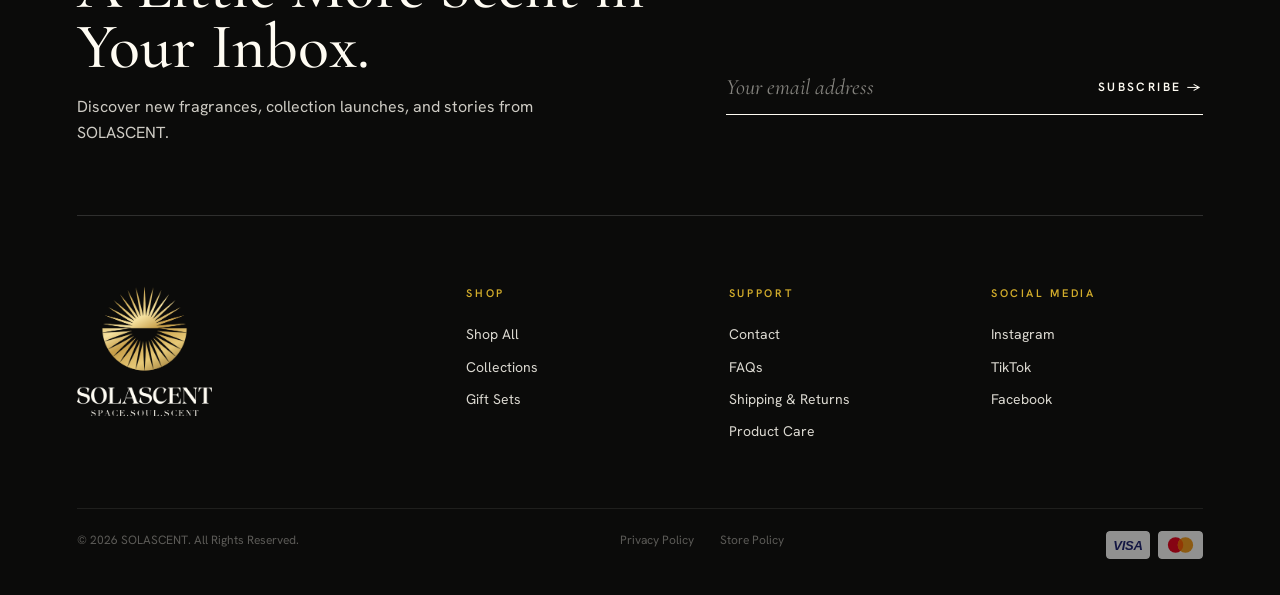
<file: solascent-website/shop.html>
<!doctype html>
<html lang="en">
<head>
<meta charset="utf-8">
<meta name="viewport" content="width=device-width, initial-scale=1">
<title>Shop All Diffusers | Solascent</title>
<meta name="description" content="Shop Solascent premium reed diffusers: Ancient Amber, Mon Cherry and Apple Pine.">
<meta property="og:title" content="Shop All Diffusers | Solascent">
<meta property="og:description" content="Shop Solascent premium reed diffusers: Ancient Amber, Mon Cherry and Apple Pine.">
<meta property="og:image" content="assets/img/ancient-amber.jpg">
<meta property="og:type" content="website">
<meta name="theme-color" content="#0B0B0A">
<link rel="icon" href="assets/img/favicon.png">
<link rel="preconnect" href="https://fonts.googleapis.com"><link rel="preconnect" href="https://fonts.gstatic.com" crossorigin>
<link rel="stylesheet" href="https://fonts.googleapis.com/css2?family=Cormorant+Garamond:ital,wght@0,400;0,500;0,600;1,400;1,500&family=DM+Mono:wght@400;500&family=Hanken+Grotesk:wght@400;500;600&display=swap">
<link rel="stylesheet" href="css/styles.css?v=29d59eb9">
</head>
<body class="t-dark">
<a class="skip" href="#main">Skip to content</a>
<header class="site-header">
  <div class="hd-left"><button class="menu-btn" type="button" data-open-menu aria-label="Open menu">Menu</button><nav class="nav" aria-label="Collections"><a href="shop.html" aria-current="page">Shop</a><div class="nav-dd"><button class="dd-btn" type="button" aria-haspopup="true" aria-expanded="false">The Aromas</button><div class="dd-menu" role="menu"><a href="ancient-amber.html">Sacred Amber</a><a href="mon-cherry.html">The Secret Garden</a><a href="apple-pine.html">Root &amp; Ripe</a></div></div></nav></div>
  <a class="logo center" href="index.html" aria-label="Solascent home"><img src="assets/img/logo-lockup-light.png" alt="Solascent — Space. Soul. Scent." width="700" height="673"></a>
  <div class="hd-right"><nav class="nav" aria-label="Main"><a href="about.html">The Brand</a><a href="contact.html">Contact Us</a></nav><button class="cart-btn" type="button" data-open-cart aria-label="Open cart"><svg viewBox="0 0 26 26" fill="none" stroke="currentColor" stroke-width="1.5" aria-hidden="true"><path d="M5 9h16l-1.2 13.2H6.2z"/><path d="M9 11V8a4 4 0 0 1 8 0v3"/></svg><span class="badge" hidden>0</span></button></div>
</header>
<div class="sheet" id="sheet" aria-hidden="true" role="dialog" aria-label="Menu">
  <div class="top"><button type="button" class="menu-close" data-close-menu aria-label="Close menu">×</button><a class="logo " href="index.html" aria-label="Solascent home"><img class="mk" src="assets/img/logo-mark-light.png" alt="" width="34" height="34"><img class="wm" src="assets/img/logo-wordmark-light.png" alt="Solascent" width="120" height="15"></a><button class="cart-btn" type="button" data-open-cart aria-label="Open cart" style="justify-self:end"><svg viewBox="0 0 26 26" fill="none" stroke="currentColor" stroke-width="1.5" aria-hidden="true"><path d="M5 9h16l-1.2 13.2H6.2z"/><path d="M9 11V8a4 4 0 0 1 8 0v3"/></svg><span class="badge" hidden>0</span></button></div>
  <nav aria-label="Mobile"><a href="index.html">Home<small></small></a><a href="about.html">About Us<small>Our story</small></a><a href="shop.html" aria-current="page">Shop<small>All diffusers</small></a><a href="ancient-amber.html">Ancient Amber<small>Sacred Amber</small></a><a href="mon-cherry.html">Mon Cherry<small>The Secret Garden</small></a><a href="apple-pine.html">Apple Pine<small>Root &amp; Ripe</small></a><a href="contact.html">Contact Us<small></small></a></nav>
  <div class="foot"><span class="ph">Instagram</span> &nbsp; <span class="ph">Social links TBC</span></div>
</div>
<main id="main" class="t-light">
<section class="sh"><p class="ey" style="color:#7b6a1d">The collection</p><h1 class="sr">Shop All Diffusers</h1><p><span class="ph">One supporting line</span> &nbsp;·&nbsp; 3 fragrances</p></section>
<section class="pg" aria-label="Products"><article class="pc t-dark" style="--bg:transparent">
  <a class="pl" href="ancient-amber.html" aria-label="View Ancient Amber"><img src="assets/img/ancient-amber.jpg" alt="Ancient Amber reed diffuser" loading="lazy"><i class="glow"></i></a>
  <div class="mt"><p class="ey" style="color:var(--fg)">Sacred Amber</p><h2 class="nm"><a href="ancient-amber.html" style="color:#0B0B0A">Ancient Amber</a></h2><p style="opacity:.7">A rich, velvety blend of amber, spices, and sensual woods.</p>
  <div class="rw"><span>120 ml</span><span data-price="ancient-amber"><span class="ph">Price</span></span></div></div>
  <div class="acts"><button class="btn full" type="button" data-add="ancient-amber">Add to Cart</button><a class="btn ol full sm" href="ancient-amber.html">View Ancient Amber</a></div>
</article>
<article class="pc t-cherry" style="--bg:transparent">
  <a class="pl" href="mon-cherry.html" aria-label="View Mon Cherry"><img src="assets/img/mon-cherry.jpg" alt="Mon Cherry reed diffuser" loading="lazy"><i class="glow"></i></a>
  <div class="mt"><p class="ey" style="color:var(--fg)">The Secret Garden</p><h2 class="nm"><a href="mon-cherry.html" style="color:#0B0B0A">Mon Cherry</a></h2><p style="opacity:.7">A playful expression of fruity florals and modern romance.</p>
  <div class="rw"><span>120 ml</span><span data-price="mon-cherry"><span class="ph">Price</span></span></div></div>
  <div class="acts"><button class="btn full" type="button" data-add="mon-cherry">Add to Cart</button><a class="btn ol full sm" href="mon-cherry.html">View Mon Cherry</a></div>
</article>
<article class="pc t-apple" style="--bg:transparent">
  <a class="pl" href="apple-pine.html" aria-label="View Apple Pine"><img src="assets/img/apple-pine.jpg" alt="Apple Pine reed diffuser" loading="lazy"><i class="glow"></i></a>
  <div class="mt"><p class="ey" style="color:var(--fg)">Root & Ripe</p><h2 class="nm"><a href="apple-pine.html" style="color:#0B0B0A">Apple Pine</a></h2><p style="opacity:.7">Crisp orchard fruit meets aromatic spices and evergreen woods.</p>
  <div class="rw"><span>120 ml</span><span data-price="apple-pine"><span class="ph">Price</span></span></div></div>
  <div class="acts"><button class="btn full" type="button" data-add="apple-pine">Add to Cart</button><a class="btn ol full sm" href="apple-pine.html">View Apple Pine</a></div>
</article>
</section>
<div class="reas"><span><span class="ph">Shipping</span></span><span><span class="ph">Returns</span></span><span><span class="ph">Secure payment</span></span></div>
</main>
<footer class="site-footer t-dark">
  <div class="news">
    <div><p class="ey" style="color:var(--brass)">Newsletter</p><h2 class="sr">A Little More Scent in Your Inbox.</h2>
      <p>Discover new fragrances, collection launches, and stories from SOLASCENT.</p></div>
    <form id="newsletterForm" novalidate>
      <label class="vh" for="nl-email">Email address</label>
      <div class="nl-row"><input id="nl-email" name="email" type="email" autocomplete="email" placeholder="Your email address" required><button class="btn" type="submit">Subscribe →</button></div>
      <p class="nl-msg" id="nlMsg" role="status"></p>
    </form>
  </div>
  <div class="cols">
    <div><a class="logo foot-logo" href="index.html" aria-label="Solascent home"><img src="assets/img/logo-lockup-light.png" alt="Solascent — Space. Soul. Scent." width="700" height="673" loading="lazy"></a></div>
    <div><h2>Shop</h2><ul><li><a href="shop.html">Shop All</a></li><li><a href="index.html#collections">Collections</a></li><li><span class="ph">Gift Sets</span></li></ul></div>
    <div><h2>Support</h2><ul><li><a href="contact.html">Contact</a></li><li><span class="ph">FAQs</span></li><li><span class="ph">Shipping &amp; Returns</span></li><li><a href="index.html#care">Product Care</a></li></ul></div>
    <div><h2>Social Media</h2><ul><li><span class="ph">Instagram</span></li><li><span class="ph">TikTok</span></li><li><span class="ph">Facebook</span></li></ul></div>
  </div>
  <div class="base"><span>© 2026 SOLASCENT. All Rights Reserved.</span><span class="legal"><a href="privacy.html">Privacy Policy</a><a href="policy.html">Store Policy</a></span><span class="pay" role="group" aria-label="Payment methods"><img src="assets/img/payments/visa.svg" alt="Visa" width="46" height="29" loading="lazy"><img src="assets/img/payments/mastercard.svg" alt="Mastercard" width="46" height="29" loading="lazy"></span></div>
</footer>
<div class="scrim" id="scrim" data-close-cart></div>
<aside class="drawer" id="drawer" aria-hidden="true" role="dialog" aria-label="Cart">
  <div class="dh"><b>Your cart</b><button type="button" id="cartClose" data-close-cart>Close ×</button></div>
  <div class="items" id="cartItems"></div>
  <div class="df">
    <div class="tot"><span>Subtotal</span><span id="cartTotal">—</span></div>
    <small>Shipping and taxes are calculated at checkout.</small>
    <a class="btn full" id="checkout" href="#" aria-disabled="true">Checkout</a>
    <small id="checkoutNote" role="status"></small>
    <button type="button" class="btn ol full" data-close-cart>Continue shopping</button>
  </div>
</aside>
<script src="js/config.js?v=e39d27ba"></script>
<script src="js/main.js?v=5535ac89"></script>
</body>
</html>
</file>
<file: solascent-website/css/styles.css>
/* ==========================================================
   SOLASCENT — site styles
   Palette from Brand Design System: Obsidian, Matte White, Solar Brass
   Per-fragrance themes derive from the approved packaging.
   ========================================================== */
:root{
  --obs:#0B0B0A; --cream:#FFFCF3; --brass:#D2AC2B; --carbon:#241F1A; --concrete:#9A9892;
  --serif:'Cormorant Garamond','Times New Roman',serif;
  --sans:'Hanken Grotesk',system-ui,-apple-system,'Segoe UI',sans-serif;
  --mono:'DM Mono',ui-monospace,Menlo,monospace;
  --pad:clamp(20px,6vw,90px);
  --hh:84px;
  --ease:cubic-bezier(.2,.7,.2,1);
}
/* ---------- themes ---------- */
.t-dark  {--bg:#0B0B0A;--surf:#171614;--fg:#FFFCF3;--ac:#D2AC2B;--acfg:#0B0B0A;--plinth:#CFC6B2;--t1:#2b2a27;--t2:#0B0B0A;--line:rgba(255,252,243,.18)}
.t-cherry{--bg:#F5E6E5;--surf:#EBD0D1;--fg:#2A1426;--ac:#6E1B38;--acfg:#FFFCF3;--plinth:#E3BDC1;--t1:#4a2142;--t2:#7d1e3c;--line:rgba(42,20,38,.2)}
.t-apple {--bg:#3A2318;--surf:#2E1B12;--fg:#FFFCF3;--ac:#D2AC2B;--acfg:#241F1A;--plinth:#E6C27C;--t1:#6a4330;--t2:#3a2318;--line:rgba(255,252,243,.2)}
.t-light {--bg:#FFFCF3;--surf:#F1E9CF;--fg:#0B0B0A;--ac:#0B0B0A;--acfg:#FFFCF3;--plinth:#E8E1CF;--line:rgba(11,11,10,.16)}

*,*::before,*::after{box-sizing:border-box}
html{scroll-behavior:smooth;-webkit-text-size-adjust:100%}
body{margin:0;background:var(--bg);color:var(--fg);font-family:var(--sans);font-size:16px;line-height:1.6;-webkit-font-smoothing:antialiased}
img{display:block;max-width:100%}
a{color:inherit;text-decoration:none}
button{font:inherit;color:inherit;background:none;border:0;cursor:pointer}
ul{list-style:none;margin:0;padding:0}
h1,h2,h3,p{margin:0}
.sr{font-family:var(--serif);font-weight:500;line-height:.95}
.ey{font-family:var(--mono);font-size:11px;letter-spacing:.2em;text-transform:uppercase;opacity:.8;font-weight:400}
.vh{position:absolute;width:1px;height:1px;overflow:hidden;clip:rect(0 0 0 0);white-space:nowrap}
.skip{position:absolute;left:12px;top:-60px;background:var(--brass);color:var(--obs);padding:10px 16px;z-index:200;font-size:13px}
.skip:focus{top:12px}
:focus-visible{outline:2px solid var(--brass);outline-offset:3px}
.ph{border-bottom:1px dashed currentColor;opacity:.65;font-family:var(--serif);font-style:italic;font-size:1.05em;white-space:normal}

/* ---------- buttons ---------- */
.btn{border-radius:999px;display:inline-flex;align-items:center;justify-content:center;gap:12px;padding:18px 34px;background:var(--ac);color:var(--acfg);border:1px solid var(--ac);font:600 12px var(--sans);letter-spacing:.2em;text-transform:uppercase;transition:transform .3s var(--ease),opacity .3s,background .3s,color .3s}
.btn:hover{transform:translateY(-2px)}
.btn.ol{background:transparent;color:inherit;border-color:currentColor}
.btn.sm{padding:12px 20px;font-size:11px}
.btn.full{display:flex;width:100%}
.lnk{font:400 12px var(--mono);letter-spacing:.16em;text-transform:uppercase;opacity:.85;margin-left:22px;border-bottom:1px solid transparent;transition:border-color .3s}
.lnk:hover{border-color:currentColor}

/* ---------- header ---------- */
:root{--hh:96px}
.site-header{position:sticky;top:0;z-index:80;display:grid;grid-template-columns:1fr auto 1fr;align-items:center;height:var(--hh);padding:0 var(--pad);background:var(--bg);color:var(--fg);border-bottom:1px solid var(--line);transition:box-shadow .4s}
.site-header.stuck{box-shadow:0 10px 30px rgba(0,0,0,.18)}
.logo{display:flex;align-items:center}
.logo .mk{height:34px;width:auto}.logo .wm{height:15px;width:auto}
.logo.center{justify-self:center}
.logo.center img{height:76px;width:auto}
/* Mon Cherry header uses logo-lockup-dark.png (gold sun, dark text); no invert filter so the gold stays gold */
.hd-left{display:flex;align-items:center;justify-self:start}
.hd-right{justify-self:end;display:flex;align-items:center;gap:clamp(18px,2.4vw,36px)}
.nav{display:flex;gap:clamp(18px,2.4vw,34px);font-size:11.5px;letter-spacing:.18em;text-transform:uppercase;font-weight:500;white-space:nowrap}
.nav a{padding:8px 0;border-bottom:1px solid transparent;opacity:.8;transition:opacity .3s,border-color .3s}
.nav a:hover{opacity:1}
.nav a[aria-current=page]{border-color:var(--brass);opacity:1}
.cart-btn{position:relative;width:28px;height:28px;display:grid;place-items:center}
.cart-btn svg{width:25px;height:25px}
.badge{position:absolute;right:-9px;top:-7px;background:var(--brass);color:var(--obs);border-radius:99px;font:600 10px/17px var(--sans);min-width:17px;height:17px;text-align:center;padding:0 4px}
[hidden]{display:none!important}
.menu-btn{display:none;font-size:12px;letter-spacing:.18em;text-transform:uppercase;font-weight:500}
@media (max-width:1180px){
  :root{--hh:72px}
  .nav{display:none}
  .menu-btn{display:block}
  .logo.center img{height:56px}
}
@media (min-width:1181px) and (max-width:1320px){.nav{gap:16px;font-size:10.5px;letter-spacing:.14em}}

/* mobile menu sheet */
.sheet{position:fixed;inset:0;z-index:120;background:var(--obs);color:var(--cream);padding:0 24px 30px;display:flex;flex-direction:column;transform:translateY(-100%);visibility:hidden;transition:transform .6s var(--ease),visibility 0s .6s;overflow-y:auto}
.sheet.open{transform:none;visibility:visible;transition:transform .6s var(--ease),visibility 0s}
.sheet .top{display:grid;grid-template-columns:1fr auto 1fr;align-items:center;height:72px}
.menu-close{justify-self:start;font-size:30px;line-height:1}
.sheet .top .logo .mk{height:26px}.sheet .top .logo .wm{height:11px}
.sheet nav a{display:flex;justify-content:space-between;align-items:baseline;padding:16px 0;border-bottom:1px solid rgba(255,252,243,.14);font:500 clamp(30px,8vw,44px) var(--serif)}
.sheet nav a small{font:400 10px var(--mono);letter-spacing:.2em;color:var(--brass);text-transform:uppercase}
.sheet nav a[aria-current=page]{color:var(--brass)}
.sheet .foot{margin-top:auto;padding-top:26px;font:400 11px var(--mono);letter-spacing:.16em;text-transform:uppercase;opacity:.65}

/* ---------- product visuals ---------- */
.pl{position:relative;overflow:hidden;background:radial-gradient(ellipse at 50% 38%,#fffdf6 0%,var(--plinth) 70%)}
.pl img{position:absolute;inset:0;width:100%;height:100%;object-fit:cover;transform:scale(1.18);mix-blend-mode:multiply;animation:drift 12s ease-in-out infinite alternate}
.pl::after{content:"";position:absolute;inset:0;pointer-events:none;opacity:.14;mix-blend-mode:multiply;background-image:url("data:image/svg+xml;utf8,<svg xmlns='http://www.w3.org/2000/svg' width='160' height='160'><filter id='n'><feTurbulence baseFrequency='.9' numOctaves='2'/></filter><rect width='100%' height='100%' filter='url(%23n)'/></svg>")}
.glow{position:absolute;left:50%;top:-12%;width:80%;height:62%;transform:translateX(-50%);background:radial-gradient(closest-side,rgba(255,246,222,.95),rgba(255,246,222,0));mix-blend-mode:screen;animation:breathe 6s ease-in-out infinite alternate;pointer-events:none;z-index:2}
.pl .cap{position:absolute;left:28px;bottom:24px;z-index:3;font:400 10px var(--mono);letter-spacing:.2em;text-transform:uppercase;color:#0B0B0A;opacity:.5}
@keyframes breathe{from{opacity:.35;transform:translateX(-50%) scale(.9)}to{opacity:.85;transform:translateX(-50%) scale(1.1)}}
@keyframes drift{from{transform:scale(1.18) translateY(0)}to{transform:scale(1.23) translateY(-1.5%)}}
.contour{position:absolute;left:0;bottom:0;width:100%;height:120px;pointer-events:none}

/* floating product card (Arum-inspired) */
.fc{position:absolute;right:40px;bottom:40px;z-index:4;width:min(360px,calc(100% - 28px));background:var(--cream);color:var(--obs);display:grid;grid-template-columns:92px 1fr auto;gap:16px;align-items:center;padding:12px 18px 12px 12px;box-shadow:0 14px 40px rgba(0,0,0,.22);transition:transform .4s var(--ease)}
.fc:hover{transform:translateY(-4px)}
.fc .th{height:92px;background-size:cover;background-position:center}
.fc .nm{font:500 26px/1 var(--serif)}
.fc small{display:block;font:400 11px var(--mono);letter-spacing:.14em;text-transform:uppercase;opacity:.65;margin-top:6px}

/* ---------- home hero ---------- */
.hero{position:relative;display:grid;grid-template-columns:1fr 1fr;min-height:min(820px,calc(100svh - var(--hh)));min-height:max(640px,min(820px,calc(100svh - var(--hh))));background:var(--bg);color:var(--fg)}
.hero.rev .tx{order:2}.hero.rev .pl{order:1}
.tx{position:relative;display:flex;flex-direction:column;justify-content:center;align-items:flex-start;gap:26px;padding:80px var(--pad);overflow:hidden}
.tx>*{position:relative;z-index:1}
.tx .big{position:absolute;right:40px;top:30px;z-index:0;font:500 clamp(120px,16vw,230px)/1 var(--serif);opacity:.07;pointer-events:none}
.tx .sr{font-size:clamp(64px,9vw,132px);max-width:620px}
.tx p{font-size:clamp(17px,1.5vw,21px);max-width:400px;opacity:.88;line-height:1.5}
.tx .cta{display:flex;align-items:center;flex-wrap:wrap;gap:16px 0}
@media (max-width:900px){
  .hero{display:flex;flex-direction:column;min-height:0}
  .hero .pl,.hero.rev .pl{order:-1;height:min(520px,100vw*1.1)}
  .hero.rev .tx{order:0}
  .tx{padding:34px 24px 90px;gap:16px}
  .tx .sr{font-size:clamp(54px,16vw,80px)}
  .fc{left:14px;right:14px;bottom:14px;width:auto;grid-template-columns:72px 1fr auto}
  .fc .th{height:72px}
}
.shopall{background:var(--obs);color:var(--cream);padding:clamp(44px,7vw,90px) var(--pad);display:flex;justify-content:space-between;align-items:center;gap:40px;flex-wrap:wrap}
.shopall .sr{font-size:clamp(38px,5vw,64px);margin-top:10px}
@media (max-width:700px){.shopall{flex-direction:column;align-items:stretch;text-align:center;gap:24px}}

/* ---------- landing ---------- */
.lh{position:relative;display:grid;grid-template-columns:1.05fr 1fr;min-height:max(640px,min(820px,calc(100svh - var(--hh))));background:var(--bg);color:var(--fg)}
.lh .tx{padding:90px var(--pad)}
.lh .tx .sr{font-size:clamp(60px,9.4vw,140px)}
@media (max-width:900px){.lh{display:flex;flex-direction:column;min-height:0}.lh .pl{order:-1;height:min(520px,100vw*1.1)}.lh .tx{padding:30px 24px 90px}.lh .tx .sr{font-size:clamp(54px,16vw,84px)}}
.band{padding:clamp(56px,9vw,130px) var(--pad);background:var(--bg);color:var(--fg);position:relative}
.band.alt{background:var(--surf)}
.h2{font-size:clamp(40px,6vw,84px)}
.story{display:grid;grid-template-columns:5fr 6fr;gap:clamp(30px,7vw,100px);align-items:start}
.story .sr{font-size:clamp(40px,5.4vw,78px)}
.story .bd{display:grid;gap:22px;font-size:clamp(16px,1.3vw,19px);line-height:1.65;padding-top:12px}
.story .q{font:italic 400 clamp(24px,2.4vw,34px)/1.25 var(--serif);border-left:2px solid var(--ac);padding-left:24px}
@media (max-width:900px){.story{grid-template-columns:1fr}}
.tl{height:1px;background:var(--line);position:relative;margin-top:56px}
.tl i{position:absolute;left:0;top:0;height:1px;background:var(--ac);width:0;transition:width 2s var(--ease)}
.tl.in i{width:100%}
.tl b{position:absolute;top:-4px;width:9px;height:9px;border-radius:50%;background:var(--ac)}
.notes{display:grid;grid-template-columns:repeat(3,1fr)}
.notes>div{padding:34px 40px 10px 0;border-right:1px solid var(--line);margin-right:40px}
.notes>div:last-child{border:0;margin:0}
.notes .sr{font-size:clamp(34px,4vw,54px);margin:14px 0 10px}
.notes .n{font:italic 400 40px var(--serif);color:var(--ac)}
.meters{display:flex;gap:clamp(20px,5vw,70px);margin-top:40px;font-size:14px;flex-wrap:wrap}
@media (max-width:800px){.notes{grid-template-columns:1fr}.notes>div{border:0;border-bottom:1px solid var(--line);margin:0;padding:22px 0}}
.bento{display:grid;grid-template-columns:2fr 1fr 1fr;grid-template-rows:clamp(200px,24vw,330px) clamp(200px,24vw,330px);gap:18px;margin-top:56px}
.bento .big{grid-row:span 2}
.tile{position:relative;overflow:hidden}
.tile.ph2{background:linear-gradient(135deg,var(--t1),var(--t2));display:grid;place-items:center;color:#fff}
.tile.ph2::after{content:"";position:absolute;inset:16px;border:1px solid rgba(255,255,255,.25)}
.tile.ph2 svg{width:60px;height:30px;opacity:.5}
.tile .lb{position:absolute;left:30px;bottom:28px;z-index:3;font:400 10px var(--mono);letter-spacing:.2em;text-transform:uppercase;opacity:.85}
@media (max-width:800px){.bento{grid-template-columns:1fr 1fr;grid-template-rows:260px 170px 170px;gap:10px;margin-top:30px}.bento .big{grid-column:1/-1;grid-row:auto}}

.buy{display:grid;grid-template-columns:1fr 1fr;background:var(--bg);color:var(--fg);min-height:780px;scroll-margin-top:var(--hh)}
.buy .pl{min-height:640px}
.buy .info{background:var(--surf);padding:clamp(30px,6vw,90px);display:flex;flex-direction:column;justify-content:center;gap:24px}
.buy .info .sr{font-size:clamp(54px,7vw,96px)}
.price{font:500 clamp(28px,3vw,38px) var(--serif)}
.qty{display:inline-flex;border:1px solid currentColor;align-items:stretch}
.qty button{width:52px;height:54px;font-size:20px}
.qty input{width:68px;border:0;border-left:1px solid currentColor;border-right:1px solid currentColor;background:transparent;color:inherit;text-align:center;font:inherit;font-size:16px;-moz-appearance:textfield}
.qty input::-webkit-outer-spin-button,.qty input::-webkit-inner-spin-button{-webkit-appearance:none}
.rassure{display:grid;grid-template-columns:repeat(3,1fr);gap:14px;font-size:12px;opacity:.85;border-top:1px solid var(--line);padding-top:18px}
@media (max-width:900px){.buy{display:flex;flex-direction:column;min-height:0}.buy .pl{min-height:0;height:min(460px,100vw*1.05)}.rassure{grid-template-columns:1fr}}
.steps{display:grid;grid-template-columns:repeat(3,1fr);gap:clamp(24px,4vw,50px);margin-top:56px}
.steps>div{border-top:1px solid currentColor;padding-top:26px}
.steps .nu{font:500 clamp(48px,5vw,72px) var(--serif);color:var(--ac);line-height:1}
.steps b{display:block;font:500 34px var(--serif);margin:14px 0 8px}
@media (max-width:800px){.steps{grid-template-columns:1fr;margin-top:30px}}
.xcol{display:grid;grid-template-columns:1fr 1fr;gap:28px;margin-top:56px}
.xc{display:grid;grid-template-columns:1fr 1fr;min-height:420px;background:var(--bg);color:var(--fg);transition:transform .5s var(--ease)}
.xc:hover{transform:translateY(-6px)}
.xc .t{padding:clamp(20px,3vw,40px);display:flex;flex-direction:column;justify-content:flex-end;align-items:flex-start;gap:12px}
.xc .t .sr{font-size:clamp(34px,4vw,54px)}
@media (max-width:900px){.xcol{grid-template-columns:1fr;margin-top:28px;gap:14px}.xc{min-height:240px}}

/* sticky buy bar */
.buybar{position:fixed;left:0;right:0;bottom:0;z-index:70;display:flex;align-items:center;justify-content:space-between;gap:16px;padding:14px var(--pad);background:var(--bg);color:var(--fg);border-top:1px solid var(--line);box-shadow:0 -8px 30px rgba(0,0,0,.15);transform:translateY(110%);transition:transform .5s var(--ease)}
.buybar.show{transform:none}
.buybar .sr{font-size:30px}
.buybar .r{display:flex;gap:22px;align-items:center}
@media (max-width:600px){.buybar{padding:12px 16px}.buybar .ey{display:none}.buybar .sr{font-size:24px}.buybar .btn{padding:14px 20px;letter-spacing:.14em}}

/* ---------- shop ---------- */
.sh{padding:clamp(50px,8vw,110px) var(--pad) 40px;background:var(--bg);color:var(--fg)}
.sh .sr{font-size:clamp(54px,10vw,130px);margin-top:18px}
.sh p{margin-top:22px;font-size:19px;opacity:.75}
.pg{display:grid;grid-template-columns:repeat(3,1fr);gap:34px;padding:30px var(--pad) clamp(60px,9vw,120px);background:var(--bg);color:var(--fg)}
.pc .pl{aspect-ratio:1/1.1;display:block}
.pc .mt{padding:26px 0 18px;display:grid;gap:8px}
.pc .nm{font:500 clamp(40px,4vw,52px)/1 var(--serif)}
.pc .rw{display:flex;justify-content:space-between;font-size:14px;border-top:1px solid var(--line);padding-top:14px;margin-top:6px}
.pc .acts{display:grid;gap:10px}
@media (max-width:900px){.pg{grid-template-columns:1fr;gap:44px}}
.reas{display:grid;grid-template-columns:repeat(3,1fr);gap:40px;padding:34px var(--pad);background:var(--surf);font-size:13px;letter-spacing:.08em;text-align:center;color:var(--fg)}
@media (max-width:700px){.reas{grid-template-columns:1fr;gap:8px}}

/* ---------- contact ---------- */
.ct{display:grid;grid-template-columns:7fr 5fr;min-height:720px}
.ct .fm{background:var(--bg);color:var(--fg);padding:clamp(40px,7vw,100px) var(--pad)}
.ct .sd{background:var(--obs);color:var(--cream);padding:clamp(40px,7vw,100px) clamp(24px,5vw,70px);display:flex;flex-direction:column;gap:34px}
.ct .fm h1{font-size:clamp(50px,7.6vw,110px);margin-top:18px}
.fld{margin-top:30px;display:grid;gap:6px}
.fld label{font:600 11px var(--sans);letter-spacing:.22em;text-transform:uppercase}
.fld input,.fld textarea{width:100%;border:0;border-bottom:1px solid currentColor;background:transparent;color:inherit;padding:12px 0;font:italic 24px var(--serif);border-radius:0;resize:vertical}
.fld input::placeholder,.fld textarea::placeholder{opacity:.45}
.fld textarea{min-height:150px}
.fld .err{font-size:13px;color:#a3261f;min-height:18px}
.t-dark .fld .err{color:#ff8a80}
.fld.bad input,.fld.bad textarea{border-color:#a3261f}
.soc{display:flex;gap:12px;flex-wrap:wrap}.soc span,.soc a{border:1px solid rgba(255,252,243,.4);padding:10px 18px;font:400 11px var(--mono);letter-spacing:.18em;text-transform:uppercase}
.form-ok{display:none;padding:30px 0}
.form-ok .sr{font-size:clamp(40px,5vw,64px)}
.ct.sent form{display:none}.ct.sent .form-ok{display:block}
@media (max-width:900px){.ct{display:flex;flex-direction:column;min-height:0}}

/* ---------- footer ---------- */
.site-footer{background:var(--obs);color:var(--cream);padding:clamp(50px,7vw,80px) var(--pad) 36px}
.site-footer .cols{display:grid;grid-template-columns:1.6fr 1fr 1fr 1fr;gap:50px}
.site-footer h2{font:600 11px var(--sans);letter-spacing:.24em;text-transform:uppercase;color:var(--brass);margin-bottom:18px}
.site-footer li{padding:5px 0;font-size:14px;opacity:.85}
.site-footer li a:hover{color:var(--brass)}
.site-footer .tg{font:italic 22px var(--serif);margin-top:18px;opacity:.8}
.site-footer .logo .mk{height:46px}.site-footer .logo .wm{height:18px}
.site-footer .base{margin-top:60px;padding-top:22px;border-top:1px solid rgba(255,252,243,.15);font-size:12px;opacity:.55;display:flex;justify-content:space-between;gap:16px;flex-wrap:wrap}
@media (max-width:800px){.site-footer .cols{grid-template-columns:1fr 1fr;gap:28px}.site-footer .cols>div:first-child{grid-column:1/-1}}
.buybar-spacer{height:0}

/* ---------- cart drawer ---------- */
.scrim{position:fixed;inset:0;z-index:130;background:rgba(11,11,10,.55);opacity:0;visibility:hidden;transition:opacity .4s,visibility 0s .4s}
.scrim.show{opacity:1;visibility:visible;transition:opacity .4s}
.drawer{position:fixed;top:0;right:0;bottom:0;z-index:140;width:min(480px,100%);background:var(--cream);color:var(--obs);display:flex;flex-direction:column;transform:translateX(102%);transition:transform .55s var(--ease);visibility:hidden}
.drawer.open{transform:none;visibility:visible}
.drawer .dh{display:flex;justify-content:space-between;align-items:center;padding:26px 28px;border-bottom:1px solid rgba(11,11,10,.12);font-size:12px;letter-spacing:.2em;text-transform:uppercase}
.drawer .items{flex:1;overflow-y:auto}
.drawer .empty{padding:50px 28px;opacity:.7}
.drawer .li{display:grid;grid-template-columns:110px 1fr;gap:20px;padding:26px 28px;border-bottom:1px solid rgba(11,11,10,.12)}
.drawer .li .th{height:110px;background-size:cover;background-position:center;background-color:var(--plinth)}
.drawer .li .nm{font:500 32px/1 var(--serif)}
.drawer .li small{display:block;opacity:.65;margin:6px 0 12px;font-size:13px}
.drawer .li .row{display:flex;align-items:center;gap:16px;flex-wrap:wrap}
.drawer .qty button{width:38px;height:40px}.drawer .qty input{width:46px;height:40px;font-size:14px}
.drawer .rm{font-size:12px;text-decoration:underline;opacity:.7}
.drawer .df{padding:26px 28px;display:grid;gap:14px;border-top:1px solid rgba(11,11,10,.12)}
.drawer .df .tot{display:flex;justify-content:space-between}
.drawer .df small{opacity:.65}
.drawer .btn{--ac:#0B0B0A;--acfg:#FFFCF3}
.drawer .btn.ol{--ac:transparent}
.badge{display:inline-block;min-width:1.2em}

/* ---------- reveal motion ---------- */
.rv{opacity:0;transform:translateY(30px);transition:opacity 1s var(--ease),transform 1s var(--ease)}
.rv.in{opacity:1;transform:none}
@media (prefers-reduced-motion:reduce){
  html{scroll-behavior:auto}
  .pl img,.glow{animation:none}
  .rv{opacity:1;transform:none;transition:none}
  .tl i{transition:none;width:100%}
}

/* ==========================================================
   Home page content sections (from "Homepage Structure & Content")
   ========================================================== */
.hero-brand{position:relative;display:grid;place-items:center;min-height:max(620px,calc(100svh - var(--hh)));color:#FFFCF3;text-align:center;isolation:isolate;background:#0B0B0A}
.hero-brand .bg{position:absolute;inset:0;z-index:-2}
.hero-brand .bg img{width:100%;height:100%;object-fit:cover;object-position:70% center}
.hero-brand::before{content:"";position:absolute;inset:0;z-index:-1;background:linear-gradient(180deg,rgba(11,11,10,.4) 0%,rgba(11,11,10,.12) 40%,rgba(11,11,10,.35) 100%)}
.hero-brand .tx{align-items:center;text-align:center;max-width:1000px;margin:0 auto;padding:90px var(--pad) 150px;gap:26px;overflow:visible}
.hero-brand .tx h1.sr{font-size:clamp(28px,4.4vw,68px);max-width:none;line-height:1.08}
.hero-brand h1 .ln{display:block;white-space:nowrap}
.hero-brand h1 em{font-style:italic;color:#fff}
.hero-brand,.hero-brand .tx,.hero-brand .tx p,.hero-brand h1{color:#fff}
.hero-brand .tx p{font-size:clamp(17px,1.6vw,21px);max-width:520px;opacity:.95;line-height:1.5}
@media (max-width:900px){.hero-brand .tx h1.sr{font-size:clamp(26px,7.4vw,52px)}.hero-brand{min-height:max(560px,calc(100svh - var(--hh)))}.hero-brand .bg img{object-position:76% center}.hero-brand .tx{padding:70px 24px 110px}}
.sub{margin-top:18px;max-width:640px;font-size:clamp(16px,1.4vw,19px);opacity:.8;line-height:1.6}
.story-band .story{margin-top:26px}
.sec-head{padding-bottom:clamp(40px,6vw,70px)}
.tags{margin-top:-6px;color:var(--ac)}
.hero .tags{opacity:1}
.sigs{display:grid;grid-template-columns:repeat(3,1fr);gap:34px;margin-top:50px}
.sig{display:block;background:var(--bg);color:var(--fg);transition:transform .5s var(--ease)}
.sig:hover{transform:translateY(-6px)}
.sig .pl{aspect-ratio:1/1.05;display:block}
.sig .mt{padding:26px 26px 30px;display:grid;gap:10px;background:var(--surf)}
.sig .sr{font-size:clamp(36px,3.6vw,50px)}
.sig p{font-size:15px;opacity:.88}
.sig .notes-line{font:400 11px var(--mono);letter-spacing:.14em;text-transform:uppercase;color:var(--ac);opacity:1;border-top:1px solid var(--line);padding-top:12px;margin-top:4px}
.t-apple .sig .notes-line,.sig.t-apple .notes-line{color:var(--brass)}
@media (max-width:900px){.sigs{grid-template-columns:1fr;gap:26px}}
.steps.four{grid-template-columns:repeat(4,1fr)}
.steps.four .nu{font-size:clamp(40px,4vw,60px)}
.steps.four b,.steps.four h3{font:500 28px var(--serif);margin:14px 0 8px}
.steps.four p{font-size:15px;opacity:.88;line-height:1.6}
@media (max-width:1000px){.steps.four{grid-template-columns:1fr 1fr}}
@media (max-width:600px){.steps.four{grid-template-columns:1fr}}
.ugc{display:grid;grid-template-columns:2fr 1fr 1fr 1fr;grid-template-rows:260px;gap:14px;margin-top:50px}
.ugc .tile{min-height:0}
.revs{display:grid;grid-template-columns:repeat(3,1fr);gap:24px;margin-top:24px}
.rev-card{margin:0;border:1px solid var(--line);padding:28px;display:grid;gap:14px;background:var(--surf)}
.rev-card .stars{color:var(--ac);letter-spacing:.2em;font-size:15px}
.rev-card blockquote{margin:0;font:italic 400 24px/1.3 var(--serif)}
@media (max-width:900px){.ugc{grid-template-columns:1fr 1fr;grid-template-rows:200px 200px}.revs{grid-template-columns:1fr}}
.closing{background:var(--bg);color:var(--fg);text-align:center;padding:clamp(90px,14vw,200px) var(--pad);display:grid;justify-items:center;gap:22px;position:relative;overflow:hidden}
.closing .sr{font-size:clamp(54px,9vw,150px)}
.closing .l1{font:italic 400 clamp(22px,2.4vw,34px)/1.3 var(--serif)}
.closing .l2{opacity:.8;font-size:17px;margin-bottom:12px}

/* newsletter + footer */
.news{display:grid;grid-template-columns:1.2fr 1fr;gap:clamp(30px,6vw,90px);align-items:end;padding-bottom:clamp(40px,6vw,70px);margin-bottom:clamp(40px,6vw,70px);border-bottom:1px solid rgba(255,252,243,.15)}
.site-footer .news h2.sr{font:500 clamp(38px,5vw,70px)/.95 var(--serif);letter-spacing:0;text-transform:none;color:var(--cream);margin:14px 0 16px}
.news p:not(.ey){opacity:.8;max-width:520px}
.nl-row{display:flex;border-bottom:1px solid var(--cream)}
.nl-row input{flex:1;min-width:0;background:transparent;border:0;color:var(--cream);font:italic 22px var(--serif);padding:14px 0}
.nl-row input::placeholder{color:var(--cream);opacity:.5}
.nl-row .btn{background:transparent;color:var(--cream);border:0;padding:14px 0 14px 18px}
.nl-msg{margin-top:10px;font-size:13px;min-height:20px;opacity:.9}
@media (max-width:800px){.news{grid-template-columns:1fr}}

/* Home: transparent header sits directly on the hero banner */
.home .site-header{position:fixed;top:0;left:0;right:0;background:transparent;border-bottom:1px solid transparent}
.home .site-header.stuck{background:rgba(11,11,10,.92);-webkit-backdrop-filter:blur(10px);backdrop-filter:blur(10px);border-bottom-color:var(--line)}
.home .hero-brand{min-height:max(640px,100svh)}
.home .hero-brand .tx{padding-top:calc(var(--hh) + 40px)}

/* ---------- Brand story section: smaller headline + choreographed animation ---------- */
.story-band .story .sr{font-size:clamp(30px,3.6vw,54px);line-height:1.1}
.story-band{overflow:hidden}
.story-band::before{content:"";position:absolute;top:0;left:var(--pad);right:var(--pad);height:1px;background:var(--line)}
.story-band .story .q{position:relative}
/* animated state: only applied when JS runs and motion is allowed */
.story-band.anim::before{transform:scaleX(0);transform-origin:left;transition:transform 1.6s var(--ease)}
.story-band.anim.go::before{transform:scaleX(1)}
.story-band.anim>.ey{opacity:0;transform:translateX(-24px);transition:opacity .9s var(--ease) .15s,transform .9s var(--ease) .15s}
.story-band.anim.go>.ey{opacity:1;transform:none}
.w{display:inline-block;overflow:hidden;vertical-align:top;padding-bottom:.1em;margin-bottom:-.1em}
.wi{display:inline-block}
.story-band.anim .wi{transform:translateY(112%);transition:transform 1s var(--ease);transition-delay:calc(var(--i) * 70ms + 250ms)}
.story-band.anim.go .wi{transform:none}
.story-band.anim .story .q{border-left-color:transparent;opacity:0;transform:translateY(24px);transition:opacity 1s var(--ease) .9s,transform 1s var(--ease) .9s}
.story-band.anim .story .q::before{content:"";position:absolute;left:-2px;top:0;bottom:0;width:2px;background:var(--ac);transform:scaleY(0);transform-origin:top;transition:transform 1.2s var(--ease) 1.1s}
.story-band.anim.go .story .q{opacity:1;transform:none}
.story-band.anim.go .story .q::before{transform:scaleY(1)}
.story-band.anim .bd>p:not(.q){opacity:0;transform:translateY(24px);transition:opacity 1s var(--ease),transform 1s var(--ease)}
.story-band.anim .bd>p:nth-of-type(2){transition-delay:1.2s}
.story-band.anim .bd>p:nth-of-type(3){transition-delay:1.45s}
.story-band.anim.go .bd>p:not(.q){opacity:1;transform:none}

/* ---------- Parallax collections intro ---------- */
.parallax{position:relative;min-height:clamp(540px,88svh,860px);display:grid;place-items:center;overflow:hidden;color:#fff;text-align:center;isolation:isolate;background:#0B0B0A}
.pbg{position:absolute;left:0;right:0;top:-18%;height:136%;z-index:-2;will-change:transform}
.pbg img{width:100%;height:100%;object-fit:cover;object-position:60% center}
.parallax::before{content:"";position:absolute;inset:0;z-index:-1;background:linear-gradient(180deg,rgba(11,11,10,.5) 0%,rgba(11,11,10,.28) 50%,rgba(11,11,10,.6) 100%)}
.pcon{position:relative;max-width:900px;padding:110px var(--pad);display:grid;gap:22px;justify-items:center;will-change:transform}
.pcon .sr{font-size:clamp(40px,6vw,88px);color:#fff}
.pcon .sub{color:#fff;opacity:.92;margin:0;max-width:600px}
@media (min-width:901px){.parallax{place-items:center start;text-align:left}.pcon{justify-items:start;max-width:min(620px,48vw);padding-left:var(--pad)}.pcon .sr{font-size:clamp(38px,4.6vw,68px)}}
@media (max-width:900px){.parallax{min-height:clamp(480px,80svh,700px)}.pbg img{object-position:62% center}}

/* Collections headline: always a single line */
.pcon #h-coll{white-space:nowrap}
@media (min-width:901px){.pcon{max-width:min(900px,72vw)}.pcon .sr{font-size:clamp(34px,4.2vw,62px)}}
@media (max-width:900px){.pcon .sr{font-size:clamp(26px,7vw,56px)}}

/* Collections section: all text centred */
.parallax{place-items:center;text-align:center}
.pcon{justify-items:center;text-align:center;margin:0 auto}
@media (min-width:901px){.parallax{place-items:center;text-align:center}.pcon{justify-items:center;max-width:min(900px,72vw);padding-left:var(--pad);padding-right:var(--pad)}}

/* ---------- Home collection sections: light backgrounds, one-line titles ---------- */
.t-applel{--bg:#F4E2BC;--surf:#E9CD94;--fg:#2E1D14;--ac:#4A2E22;--acfg:#FFFCF3;--plinth:#E6C27C;--line:rgba(46,29,20,.2)}
.hero.home-world .tx h3.sr{font-size:clamp(34px,4.6vw,66px);white-space:nowrap;max-width:none;line-height:1.05}
@media (max-width:900px){.hero.home-world .tx h3.sr{font-size:clamp(34px,10vw,56px)}}
.pl.photo{background:#0B0B0A}
.pl.photo img{mix-blend-mode:normal;transform:none;animation:none;object-fit:cover;object-position:center 62%}
.pl.photo::after{display:none}

/* smaller type in the three collection sections */
.hero.home-world .tx .ey{font-size:10px;letter-spacing:.18em}
.hero.home-world .tx h3.sr{font-size:clamp(30px,3.6vw,52px)}
.hero.home-world .tx p:not(.ey){font-size:clamp(15px,1.15vw,17px);max-width:380px}
@media (max-width:900px){.hero.home-world .tx h3.sr{font-size:clamp(30px,8.6vw,44px)}}

/* ---------- Signature scents: dark mood, white product plates, textured text panels ---------- */
#h-sig{font-size:clamp(24px,4.4vw,64px);line-height:1.1}
#h-sig .ln{display:block;white-space:nowrap}
.sig-band .sub{color:#FFFCF3}
.sig{background:#0B0B0A;color:#FFFCF3}
.sig .pl{background:#fff}
.sig .glow{display:none}
.sig .mt{background-color:#0B0B0A;background-size:cover;background-position:center;position:relative;isolation:isolate;color:#FFFCF3}
.sig .mt::before{content:"";position:absolute;inset:0;background:rgba(11,11,10,.28);z-index:-1}
.sig .sr,.sig .mt p{color:#FFFCF3}
.sig .notes-line,.sig.t-apple .mt .notes-line{color:rgba(255,252,243,.82);border-top-color:rgba(255,252,243,.28)}

/* signature cards: dark studio product shots (no tint blending) */
.sig .pl{background:#0B0B0A}
.sig .pl img{mix-blend-mode:normal;transform:none;animation:none;object-fit:cover}
.sig .pl::after{display:none}

/* signature section: button sits to the right of the headline block */
.sig-head{display:flex;justify-content:space-between;align-items:flex-end;gap:40px}
.sig-head .btn{flex:none;margin-bottom:6px}
@media (max-width:900px){.sig-head{flex-direction:column;align-items:flex-start;gap:26px}.sig-head .btn{margin-bottom:0}}

/* ---------- Product care: parallax photo background ---------- */
.care-px{position:relative;overflow:hidden;isolation:isolate;color:#FFFCF3}
.care-px .pbg{z-index:-2}
.care-px .pbg img{object-position:center}
.care-px::before{content:"";position:absolute;inset:0;z-index:-1;background:linear-gradient(180deg,rgba(32,18,11,.66) 0%,rgba(32,18,11,.52) 50%,rgba(32,18,11,.72) 100%)}

/* ---------- Client reviews ---------- */
.revs{margin-top:50px;gap:24px}
.rev-card{align-content:start;gap:18px}
.rev-card.more{display:none}
.revs.open .rev-card.more{display:grid}
.client{display:flex;align-items:center;gap:14px}
.avatar{flex:none;width:58px;height:58px;border-radius:50%;background-color:var(--c,#2b2a27);background-size:cover;background-position:center;display:grid;place-items:center;color:#FFFCF3;overflow:hidden}
.avatar b{font:500 21px var(--serif);letter-spacing:.04em}
.who{font:500 24px/1 var(--serif);margin-bottom:5px}
.rev-card blockquote{font:italic 400 clamp(20px,1.7vw,24px)/1.35 var(--serif)}
.rev-cta{margin-top:44px;text-align:center}

/* reviews: body-sans quote text, dark image holders */
.rev-card blockquote{font:400 clamp(16px,1.25vw,18px)/1.65 var(--sans);font-style:normal}
.avatar{width:64px;height:64px;background-color:#0B0B0A;box-shadow:inset 0 0 0 1px rgba(255,252,243,.18)}
.avatar b{text-shadow:0 1px 8px rgba(0,0,0,.6)}

/* ---------- Closing statement: photo background ---------- */
.closing{position:relative;isolation:isolate;min-height:clamp(520px,82svh,780px);align-content:center;color:#fff}
.closing .cbg{position:absolute;inset:0;z-index:-2}
.closing .cbg img{width:100%;height:100%;object-fit:cover;object-position:60% center}
.closing::before{content:"";position:absolute;inset:0;z-index:-1;background:linear-gradient(180deg,rgba(11,11,10,.5) 0%,rgba(11,11,10,.42) 50%,rgba(11,11,10,.6) 100%)}
@media (max-width:900px){.closing .cbg img{object-position:78% center}}

/* ---------- Footer: full logo lockup + uniform link text ---------- */
.site-footer .foot-logo img{height:130px;width:auto}
@media (max-width:800px){.site-footer .foot-logo img{height:104px}}
/* placeholder items look exactly like the real links (same font, size, colour) */
.site-footer .ph{font:inherit;font-style:normal;border:0;opacity:1;white-space:normal}
.site-footer li,.site-footer .base span{font-family:var(--sans);font-size:14px;font-weight:400;opacity:.85}
.site-footer .base span{font-size:12px;opacity:.6}

/* Closing statement: smaller headline + parallax photo layer */
.closing .sr{font-size:clamp(32px,4.8vw,72px);line-height:1.05;white-space:nowrap}
.closing .l1{font-size:clamp(18px,1.8vw,26px)}
.closing .l2{font-size:16px}
.closing .cbg.pbg{inset:auto;left:0;right:0;top:-18%;height:136%;z-index:-2;will-change:transform}

/* footer payment logos */
.site-footer .base .pay{display:inline-flex;align-items:center;gap:8px;opacity:1}
.pay img{height:28px;width:auto;border-radius:4px;display:block}

/* ---------- Legal pages ---------- */
.legal-tabs{display:inline-flex;gap:0;border:1px solid var(--line);border-radius:999px;padding:4px}
.legal-tabs a{padding:11px 26px;border-radius:999px;font:500 12px var(--sans);letter-spacing:.16em;text-transform:uppercase;transition:background .3s,color .3s}
.legal-tabs a:hover{background:rgba(11,11,10,.06)}
.legal-tabs a[aria-current=page]{background:var(--obs);color:var(--cream)}
.legal h1.sr{font-size:clamp(40px,5.4vw,78px)}
.lg-note{margin-top:22px;padding:16px 20px;border-left:3px solid var(--brass);background:var(--surf);font-size:14px;max-width:680px}
.lg-body{margin-top:50px;max-width:820px;display:grid;gap:38px}
.lg-sec{border-top:1px solid var(--line);padding-top:26px}
.lg-sec h2{font-size:clamp(26px,2.6vw,36px);margin-bottom:12px}
.lg-sec p{line-height:1.7}
/* footer legal links */
.site-footer .legal{display:inline-flex;gap:26px;opacity:.85}
.site-footer .legal a:hover{color:var(--brass)}

/* signature cards: portrait frame so the full Dark Amber photo (3:4) shows uncropped; all three cards share it to stay level */
.sig .pl{aspect-ratio:1493/2000}

/* signature cards: subtle shiny-gold hover (soft glow, thin gold edge, light sheen sweep) */
.sig{position:relative;overflow:hidden;isolation:isolate;transition:transform .5s var(--ease),box-shadow .5s var(--ease)}
.sig::after{content:"";position:absolute;top:-10%;bottom:-10%;left:-60%;width:40%;z-index:4;pointer-events:none;opacity:0;transform:skewX(-18deg);
  background:linear-gradient(90deg,rgba(255,232,150,0) 0%,rgba(255,226,140,.20) 50%,rgba(255,232,150,0) 100%)}
.sig:hover::after,.sig:focus-visible::after{animation:sigSheen 1.1s var(--ease) forwards}
.sig .sr{transition:color .5s var(--ease)}
.sig:hover .sr{color:#F1D98A}
@keyframes sigSheen{0%{left:-60%;opacity:0}15%{opacity:1}100%{left:130%;opacity:0}}
@media (prefers-reduced-motion:reduce){.sig:hover::after,.sig:focus-visible::after{animation:none}}

/* closing banner: full-screen photo (shown whole, no parallax crop), copy on the left, responsive */
.closing{min-height:100vh;min-height:100svh;padding:calc(var(--hh) + 30px) var(--pad) 60px;justify-items:start;text-align:left;align-content:center}
.closing .cbg img{object-fit:cover;object-position:66% center}
.closing::before{background:linear-gradient(90deg,rgba(11,11,10,.66) 0%,rgba(11,11,10,.42) 38%,rgba(11,11,10,.06) 66%,rgba(11,11,10,0) 100%)}
.closing>*{max-width:min(46vw,640px)}
.closing>.cbg{max-width:none}
.closing .sr{max-width:none}
@media (max-width:900px){
  .closing{align-content:end;padding-bottom:clamp(28px,5svh,56px)}
  .closing>*{max-width:100%}
  .closing::before{background:linear-gradient(180deg,rgba(11,11,10,.12) 0%,rgba(11,11,10,.18) 35%,rgba(11,11,10,.78) 100%)}
  .closing .cbg img{object-position:68% center}
}
@media (max-width:700px) and (orientation:portrait){
  .closing{background:#0B0B0A;align-content:end;padding-top:calc(var(--hh) + 20px)}
  .closing .cbg{bottom:auto;height:66svh}
  .closing .cbg img{object-position:70% center}
  .closing .cbg::after{content:"";position:absolute;left:0;right:0;bottom:0;height:34%;background:linear-gradient(180deg,rgba(11,11,10,0),#0B0B0A)}
  .closing::before{background:linear-gradient(180deg,rgba(11,11,10,.1) 0%,rgba(11,11,10,0) 50%)}
}

/* closing banner: true-black (not grey) fade, light touch; slightly larger sub-lines */
.closing::before{background:
  linear-gradient(90deg,rgba(0,0,0,.72) 0%,rgba(0,0,0,.5) 30%,rgba(0,0,0,.16) 58%,rgba(0,0,0,0) 78%),
  linear-gradient(0deg,rgba(0,0,0,.5) 0%,rgba(0,0,0,.16) 26%,rgba(0,0,0,0) 48%)}
.closing .l1{font-size:clamp(23px,2.3vw,34px)}
.closing .l2{font-size:clamp(17px,1.5vw,21px);opacity:.92}
@media (max-width:900px){.closing::before{background:linear-gradient(180deg,rgba(0,0,0,.1) 0%,rgba(0,0,0,.12) 35%,rgba(0,0,0,.78) 100%)}}
@media (max-width:700px) and (orientation:portrait){.closing::before{background:linear-gradient(180deg,rgba(0,0,0,.1) 0%,rgba(0,0,0,0) 50%)}.closing .cbg::after{background:linear-gradient(180deg,rgba(0,0,0,0),#000)}.closing{background:#000}}

/* collections banner: full-screen height, new photo, text centred, parallax scroll */
#collections{min-height:100vh;min-height:100svh;padding:var(--hh) 0 0;background:#000;place-items:center;text-align:center}
#collections .pcon{justify-items:center;text-align:center;margin:0 auto}
#collections::before{background:
  radial-gradient(ellipse 62% 56% at 50% 50%,rgba(0,0,0,.5) 0%,rgba(0,0,0,.28) 55%,rgba(0,0,0,0) 100%),
  linear-gradient(0deg,rgba(0,0,0,.4) 0%,rgba(0,0,0,0) 32%),
  linear-gradient(180deg,rgba(0,0,0,.3) 0%,rgba(0,0,0,0) 25%)}
/* portrait phones/tablets: photo on top, text below on black (centred text would cover the diffuser) */
@media (max-width:900px) and (orientation:portrait){
  #collections{align-items:end}
  #collections .pbg{top:0;height:58svh;transform:none!important}
  #collections .pbg img{object-position:62% center}
  #collections .pbg::after{content:"";position:absolute;left:0;right:0;bottom:0;height:35%;background:linear-gradient(180deg,rgba(0,0,0,0),#000)}
  #collections::before{background:linear-gradient(180deg,rgba(0,0,0,.2) 0%,rgba(0,0,0,0) 40%)}
  #collections .pcon{padding-top:20px;padding-bottom:clamp(34px,7svh,70px);transform:none!important}
}

/* closing banner: no gradient overlay at all; photo shown as uploaded */
.closing::before,.closing .cbg::after{display:none}
.closing .cbg img{object-position:56% center}
@media (max-width:700px) and (orientation:portrait){.closing .cbg{height:56svh}}

/* ---------- Three collections: vertical panels side by side, no gaps; hover opens one wide (accordion) ---------- */
.trio{display:flex;gap:0;height:100vh;height:100svh;min-height:540px;background:#000;overflow:hidden}
.tr-p{position:relative;flex:1 1 0;min-width:0;overflow:hidden;isolation:isolate;color:#fff;display:grid;place-items:center;transition:flex-grow .8s var(--ease)}
/* the photo keeps one fixed size (the open-panel width) and the panel is a window onto it: opening reveals more, nothing zooms */
.tr-p img{position:absolute;top:0;height:100%;width:68vw;max-width:none;object-fit:cover;z-index:-2}
.tr-mon-cherry img{left:0}
.tr-ancient-amber img{left:50%;transform:translateX(-50%)}
.tr-apple-pine img{right:0}
.tr-p::after{content:"";position:absolute;inset:0;z-index:-1;background:rgba(0,0,0,.28);transition:background .7s var(--ease)}
.tr-t{font:400 clamp(24px,2.6vw,46px)/1.1 var(--serif);text-align:center;padding:0 clamp(10px,1.6vw,28px);text-shadow:0 2px 24px rgba(0,0,0,.35);transition:opacity .35s var(--ease)}
.tr-c{position:absolute;left:50%;top:50%;width:min(780px,calc(100% - 56px));display:grid;gap:clamp(14px,2.2svh,24px);justify-items:center;text-align:center;opacity:0;transform:translate(-50%,calc(-50% + 18px));pointer-events:none;transition:opacity .45s var(--ease),transform .6s var(--ease)}
.tr-c .ey{font-size:clamp(12px,1vw,15px);opacity:.9}
.tr-h{font:400 clamp(44px,5.6vw,96px)/1.02 var(--serif);margin:0;text-shadow:0 2px 28px rgba(0,0,0,.35)}
.tr-d{font-size:clamp(17px,1.7vw,26px);line-height:1.5;opacity:.95;margin:0;max-width:34em;text-shadow:0 1px 18px rgba(0,0,0,.4)}
.tr-go{margin-top:clamp(6px,1.4svh,16px);font-size:clamp(12px,1vw,15px);padding:clamp(16px,2svh,22px) clamp(28px,2.6vw,42px)}
.tr-go::before{content:"";position:absolute;inset:0;z-index:2}  /* whole panel is the link */
@media (hover:hover) and (min-width:701px){
  .trio:hover .tr-p,.trio:focus-within .tr-p{flex-grow:.75}
  .trio .tr-p:hover,.trio .tr-p:focus-within{flex-grow:3}
  .trio .tr-p:hover::after,.trio .tr-p:focus-within::after{background:rgba(0,0,0,.6)}
  .trio .tr-p:hover .tr-t,.trio .tr-p:focus-within .tr-t{opacity:0}
  .trio .tr-p:hover .tr-c,.trio .tr-p:focus-within .tr-c{opacity:1;transform:translate(-50%,-50%);pointer-events:auto;transition-delay:.25s}
}
/* touch devices and phones: no hover, so show every panel's text */
@media (hover:none),(max-width:700px){
  .tr-t{display:none}
  .tr-c{opacity:1;transform:translate(-50%,-50%);pointer-events:auto}
  .tr-p::after{background:rgba(0,0,0,.42)}
  .tr-p img{width:100%}
}
@media (max-width:700px){
  .trio{flex-direction:column;height:auto;min-height:0}
  .tr-p{flex:none;height:62svh;min-height:380px}
  .tr-h{font-size:clamp(38px,11vw,56px)}
  .tr-d{font-size:clamp(16px,4.4vw,19px)}
}
@media (hover:none) and (min-width:701px){.tr-h{font-size:clamp(30px,3.6vw,56px)}.tr-d{font-size:clamp(14px,1.5vw,18px)}}
@media (prefers-reduced-motion:reduce){.tr-p,.tr-c{transition:none}}
@media (hover:none),(max-width:700px){.trio .tr-p img{left:0;right:auto;width:100%;transform:none}}

/* collection panels: heading is the collection name (caps), plus a notes line */
.tr-c{width:min(900px,calc(100% - 56px))}
.tr-h{text-transform:uppercase;letter-spacing:.04em;font-size:clamp(34px,4.2vw,72px);line-height:1.05}
.tr-n{margin:0;font:400 clamp(12px,1.05vw,16px) var(--mono);letter-spacing:.2em;text-transform:uppercase;color:#FFFCF3;opacity:.92;text-shadow:0 1px 14px rgba(0,0,0,.55)}
@media (max-width:700px){.tr-h{font-size:clamp(28px,8.4vw,42px)}.tr-n{font-size:12px}}
@media (hover:none) and (min-width:701px){.tr-h{font-size:clamp(24px,3vw,44px)}}

/* ---------- Brand story: text on the left fills in word by word while pinned; right content follows ---------- */
.story-band{padding:0}
.story-band .sb-stick{padding:clamp(60px,9svh,110px) var(--pad);display:grid;align-content:center;gap:0}
.story-band .story{grid-template-columns:6fr 5fr;gap:clamp(30px,6vw,100px);align-items:center;margin-top:26px}
.story-band .story .sr{font-size:clamp(32px,4.2vw,66px);line-height:1.12}
.story-band .sw{opacity:calc(.16 + var(--l,1) * .84)}
.story-band.sc{height:260vh}
.story-band.sc .sb-stick{position:sticky;top:var(--hh);height:calc(100vh - var(--hh));height:calc(100svh - var(--hh));box-sizing:border-box}
.story-band.sc .bd>*{opacity:0;transform:translateY(26px);transition:opacity .9s var(--ease),transform .9s var(--ease)}
.story-band.sc .bd>*:nth-child(2){transition-delay:.15s}
.story-band.sc .bd>*:nth-child(3){transition-delay:.3s}
.story-band.sc.bd-on .bd>*{opacity:1;transform:none}
@media (max-width:900px){.story-band .story{grid-template-columns:1fr;gap:28px;align-items:start}.story-band .story .sr{font-size:clamp(28px,7.6vw,46px)}.story-band.sc{height:240vh}}
.story-band,.story-band.sc{overflow:visible}

/* ---------- Buttons: shiny gold hover (diagonal gold gradient that slides across, as in the uiverse reference) ---------- */
.btn{position:relative;overflow:hidden;isolation:isolate}
.btn::after{content:"";position:absolute;inset:0;z-index:-1;border-radius:inherit;pointer-events:none;
  background:linear-gradient(15deg,#8E6A22,#B98F2E,#D2AC2B,#F2DC85,#FFF3C2,#F2DC85,#D2AC2B,#B98F2E,#8E6A22) no-repeat;
  background-size:300%;background-position:left center;opacity:0;
  transition:opacity .3s ease,background-position .7s ease,background-size .7s ease}
.btn:hover::after,.btn:focus-visible::after{opacity:1;background-size:320%;background-position:right center}
.btn:hover,.btn:focus-visible{color:#0B0B0A;border-color:#D2AC2B;box-shadow:0 16px 26px -16px rgba(210,172,43,.6)}
.btn,.btn svg{transition-property:transform,color,border-color,box-shadow,background}
/* newsletter inline button: no pill, keep as it was */
.nl-row .btn::after{display:none}
.nl-row .btn:hover{color:var(--cream);box-shadow:none}
/* collection panel buttons: the whole panel is the link, so the gradient lives on the button itself */
.btn.tr-go{position:static;overflow:visible;isolation:auto;
  background:linear-gradient(15deg,#8E6A22,#B98F2E,#D2AC2B,#F2DC85,#FFF3C2,#F2DC85,#D2AC2B,#B98F2E,#8E6A22) no-repeat;
  background-size:300%;background-position:left center;border-color:#D2AC2B;
  transition:background-position .7s ease,background-size .7s ease,transform .3s ease,box-shadow .3s ease}
.btn.tr-go::after{display:none}
.tr-p:hover .btn.tr-go,.btn.tr-go:hover,.btn.tr-go:focus-visible{background-size:320%;background-position:right center;color:#0B0B0A;box-shadow:0 16px 26px -16px rgba(210,172,43,.6)}
@media (prefers-reduced-motion:reduce){.btn::after,.btn.tr-go{transition:none}}

/* collections banner: photo shown as uploaded, no zoom. It stays still behind the section (fixed inside a clipped window) so the page still glides over it */
#collections .pbg{position:absolute;inset:0;height:auto;top:0;transform:none!important;clip-path:inset(0)}
#collections .pbg img{position:fixed;top:0;left:0;width:100%;height:100vh;height:100svh;object-fit:cover;object-position:60% center}
@media (max-width:900px) and (orientation:portrait){
  #collections .pbg{bottom:auto;height:58svh}
  #collections .pbg img{position:absolute;height:100%}
}

/* home hero: new photo shown whole (cover, no zoom), full-screen height, responsive */
.home .hero-brand{min-height:100vh;min-height:100svh;background:#000}
.home .hero-brand .bg img{object-position:center center}
.home .hero-brand::before{background:rgba(0,0,0,.18)}
@media (max-width:900px) and (orientation:portrait){
  .home .hero-brand{place-items:end center}
  .home .hero-brand .bg{bottom:auto;height:56svh}
  .home .hero-brand .bg img{object-position:50% center}
  .home .hero-brand .bg::after{content:"";position:absolute;left:0;right:0;bottom:0;height:30%;background:linear-gradient(180deg,rgba(0,0,0,0),#000)}
  .home .hero-brand::before{display:none}
  .home .hero-brand .tx{padding:20px 24px clamp(36px,7svh,64px)}
}

/* home hero: content sits a little lower (clear of the top of the photo) */
@media (min-width:901px),(orientation:landscape){
  .home .hero-brand .tx{padding-top:calc(var(--hh) + 100px);padding-bottom:40px}
}

/* hero fluid smoke: sits over the photo (screen blend = only adds light), hidden behind the diffusers by a mask in the shader */
.hero-brand .bg{isolation:isolate}
.hero-brand canvas.fluid{position:absolute;inset:0;width:100%;height:100%;mix-blend-mode:screen;pointer-events:none;opacity:0;transition:opacity 1.2s ease}
.hero-brand canvas.fluid.on{opacity:1}

/* ---------- Product care: pinned horizontal step slider (scrolling down moves to the next step) ---------- */
.care-h{position:relative;background:#20120B;color:#FFFCF3}
.ch-stick{position:relative;overflow:hidden;isolation:isolate}
.ch-bg{position:absolute;inset:0;z-index:-2}
.ch-bg img{width:100%;height:100%;object-fit:cover;object-position:center}
.ch-stick::before{content:"";position:absolute;inset:0;z-index:-1;background:rgba(32,18,11,.7)}
.ch-track{display:flex;will-change:transform}
.ch-p{flex:none;width:100vw;min-height:100svh;box-sizing:border-box;padding:calc(var(--hh) + 28px) var(--pad) 90px;display:grid;align-items:center}
.ch-intro .ch-tx{max-width:min(680px,90vw)}
.ch-intro .h2{margin-top:14px}
.ch-hint{margin-top:44px;font:400 11px var(--mono);letter-spacing:.2em;text-transform:uppercase;color:var(--ac);display:flex;gap:12px;align-items:center}
.ch-hint span{display:inline-block;animation:chNudge 1.8s var(--ease) infinite}
@keyframes chNudge{0%,100%{transform:translateX(0)}50%{transform:translateX(8px)}}
.ch-step{grid-template-columns:minmax(0,1fr) minmax(0,1fr);gap:clamp(28px,6vw,110px)}
.ch-step .ch-tx{max-width:480px;justify-self:end;transform:translate3d(calc(var(--d,0) * 40px),0,0)}
.ch-step .nu{font:500 clamp(64px,9vw,140px) var(--serif);color:var(--ac);line-height:.9}
.ch-step h3{font:500 clamp(30px,3.2vw,46px) var(--serif);margin:18px 0 12px;line-height:1.1}
.ch-step p{font-size:clamp(15px,1.3vw,18px);line-height:1.65;opacity:.9}
.ch-im{justify-self:start;height:min(76svh,820px);aspect-ratio:1200/1490;overflow:hidden;background:#0B0B0A;box-shadow:0 30px 70px -30px rgba(0,0,0,.7)}
.ch-im img{width:100%;height:100%;object-fit:cover;transform:translate3d(calc(var(--d,0) * -60px),0,0) scale(1.12)}
.ch-ui{position:absolute;left:var(--pad);right:var(--pad);bottom:32px;display:flex;align-items:center;gap:22px;pointer-events:none}
.ch-count{font:400 11px var(--mono);letter-spacing:.2em;text-transform:uppercase;min-width:64px;opacity:0;transition:opacity .4s}
.ch-count.on{opacity:.9}
.ch-bar{flex:1;height:1px;background:rgba(255,252,243,.25);position:relative;overflow:hidden}
.ch-bar i{position:absolute;inset:0;background:var(--ac);transform-origin:left;transform:scaleX(0)}
@media (max-width:900px){
  .ch-p{padding:calc(var(--hh) + 14px) var(--pad) 78px}
  .ch-step{grid-template-columns:1fr;grid-template-rows:auto auto;align-content:center;gap:22px}
  .ch-step .ch-im{order:-1;justify-self:center;height:min(46svh,420px)}
  .ch-step .ch-tx{justify-self:start;max-width:none;transform:none}
  .ch-step .nu{font-size:clamp(44px,13vw,64px)}
  .ch-step h3{margin:10px 0 8px}
}
/* no JS or reduced motion: plain stacked layout */
.care-h:not(.on) .ch-track{display:block}
.care-h:not(.on) .ch-p{width:auto;min-height:0;padding-top:70px;padding-bottom:50px}
.care-h:not(.on) .ch-ui,.care-h:not(.on) .ch-hint{display:none}
.care-h:not(.on) .ch-im img,.care-h:not(.on) .ch-step .ch-tx{transform:none}
.care-h.on{height:500vh}
.care-h.on .ch-stick{position:sticky;top:0;height:100svh}

/* step slides: big text centred on the left, photo fills the full screen height on the right */
.ch-step{padding:0;grid-template-columns:minmax(0,1fr) auto;gap:0;align-items:stretch}
.ch-step .ch-im{order:1;height:100vh;height:100svh;width:auto;aspect-ratio:1200/1490;box-shadow:none;justify-self:end}
.ch-step .ch-tx{justify-self:center;align-self:center;max-width:min(680px,100%);padding:0 clamp(28px,5vw,90px);transform:translate3d(calc(var(--d,0) * 40px),0,0)}
.ch-step .nu{font-size:clamp(90px,11vw,190px)}
.ch-step h3{font-size:clamp(38px,4.4vw,74px);margin:22px 0 18px}
.ch-step p{font-size:clamp(17px,1.6vw,25px);line-height:1.6}
.ch-ui{left:var(--pad);right:calc(100svh * 0.8055 + var(--pad))}
@media (max-width:900px){
  .ch-step{grid-template-columns:1fr;grid-template-rows:auto 1fr;align-items:start}
  .ch-step .ch-im{order:-1;width:100%;height:54svh;aspect-ratio:auto;justify-self:stretch}
  .ch-step .ch-tx{justify-self:start;align-self:start;max-width:none;padding:26px var(--pad) 70px;transform:none}
  .ch-step .nu{font-size:clamp(56px,16vw,84px)}
  .ch-step h3{font-size:clamp(30px,8vw,44px);margin:10px 0 10px}
  .ch-step p{font-size:clamp(16px,4.3vw,19px)}
  .ch-ui{left:var(--pad);right:var(--pad)}
}
.care-h:not(.on) .ch-step .ch-im{height:auto}

/* Product care: new smooth amber background; intro content centred and bigger */
.ch-stick::before{background:rgba(0,0,0,.22)}
.ch-bg img{object-position:center}
.ch-intro{place-items:center;text-align:center}
.ch-intro .ch-tx{max-width:min(1100px,92vw);display:grid;justify-items:center;gap:0}
.ch-intro .ey{font-size:clamp(12px,1.05vw,16px)}
.ch-intro .h2{font-size:clamp(46px,7vw,120px);line-height:1.04;margin-top:22px}
.ch-intro .sub{font-size:clamp(18px,1.7vw,26px);max-width:min(820px,90vw);margin:28px auto 0;opacity:.92}
.ch-intro .ch-hint{margin-top:56px;font-size:clamp(11px,.95vw,14px);justify-content:center}
@media (max-width:900px){.ch-intro .h2{font-size:clamp(38px,11vw,64px)}.ch-intro .sub{font-size:clamp(16px,4.4vw,20px)}}

/* Product care slides: stacked and cross-faded by scroll (smooth, no sideways push) */
.care-h.on .ch-track{display:block;position:absolute;inset:0;transform:none!important;will-change:auto}
.care-h.on .ch-p{position:absolute;inset:0;width:auto;min-height:0;opacity:var(--o,0);will-change:opacity}
.care-h.on .ch-p:first-child{opacity:var(--o,1)}
.care-h.on .ch-tx{transform:translate3d(0,calc(var(--s,0) * 34px),0)}
.care-h.on .ch-step .ch-im img{transform:translate3d(calc(var(--s,0) * -36px),0,0) scale(calc(1.05 + var(--a,0) * .07))}

/* header: Shop + "The Aromas" dropdown on the left, The Brand + Contact Us on the right */
.nav-dd{position:relative;display:flex;align-items:center}
.dd-btn{font:inherit;letter-spacing:inherit;text-transform:inherit;color:inherit;background:none;border:0;border-bottom:1px solid transparent;padding:8px 0;cursor:pointer;opacity:.8;display:inline-flex;align-items:center;gap:9px;transition:opacity .3s,border-color .3s}
.dd-btn::after{content:"";width:6px;height:6px;border-right:1px solid currentColor;border-bottom:1px solid currentColor;transform:translateY(-2px) rotate(45deg);transition:transform .3s}
.nav-dd:hover .dd-btn,.nav-dd:focus-within .dd-btn,.nav-dd.open .dd-btn{opacity:1}
.dd-btn[aria-current=page]{border-color:var(--brass);opacity:1}
.nav-dd:hover .dd-btn::after,.nav-dd.open .dd-btn::after{transform:translateY(1px) rotate(225deg)}
.dd-menu{position:absolute;top:100%;left:-22px;min-width:270px;padding:12px 0;margin-top:10px;background:rgba(11,11,10,.96);color:#FFFCF3;border:1px solid rgba(255,252,243,.14);-webkit-backdrop-filter:blur(10px);backdrop-filter:blur(10px);display:grid;opacity:0;visibility:hidden;transform:translateY(8px);transition:opacity .3s ease,transform .3s ease,visibility .3s;z-index:90}
.dd-menu::before{content:"";position:absolute;left:0;right:0;top:-14px;height:14px}   /* keeps the menu open while the pointer crosses the gap */
.dd-menu a{padding:14px 26px;border-bottom:0;opacity:.85;white-space:nowrap}
.dd-menu a:hover{opacity:1;color:#F1D98A}
.dd-menu a[aria-current=page]{color:#D2AC2B;opacity:1}
.nav-dd:hover .dd-menu,.nav-dd:focus-within .dd-menu,.nav-dd.open .dd-menu{opacity:1;visibility:visible;transform:none}

/* three collection panels: slower, smoother open / close */
.tr-p{transition:flex-grow 1.5s cubic-bezier(.6,.05,.2,1) .06s}
.tr-p::after{transition:background 1.3s ease}
.tr-t{transition:opacity .6s ease .15s}
.tr-c{transition:opacity .45s ease,transform .8s cubic-bezier(.2,.7,.2,1)}
@media (hover:hover) and (min-width:701px){
  .trio .tr-p:hover .tr-t,.trio .tr-p:focus-within .tr-t{transition:opacity .45s ease}
  .trio .tr-p:hover .tr-c,.trio .tr-p:focus-within .tr-c{transition:opacity 1s ease .6s,transform 1.3s cubic-bezier(.2,.7,.2,1) .6s}
}
@media (prefers-reduced-motion:reduce){.tr-p,.tr-p::after,.tr-t,.tr-c{transition:none!important}}

/* Signature scents: the whole section fits on one screen. Full (uncropped) photos with the text laid over their dark lower part. */
.sig-band{--cardH:clamp(300px,calc(100svh - var(--hh) - 310px),640px);padding-top:clamp(28px,4svh,52px);padding-bottom:clamp(26px,4svh,46px)}
.sig-band .sig-head{align-items:flex-end}
.sig-band .sig-head .h2{font-size:clamp(28px,3.1vw,46px);line-height:1.08;margin-top:8px!important}
.sig-band .sig-head .sub{margin-top:8px;font-size:clamp(14px,1.1vw,16px)}
.sigs{margin-top:clamp(16px,2.6svh,28px);gap:clamp(16px,2vw,34px);justify-content:center;
  grid-template-columns:repeat(3,min(calc(var(--cardH) * .7465),calc((100% - 2 * clamp(16px,2vw,34px)) / 3)))}
.sig .pl{aspect-ratio:1493/2000}
.sig .mt{position:absolute;left:0;right:0;bottom:0;padding:clamp(16px,2svh,24px) clamp(16px,1.6vw,24px) clamp(14px,1.8svh,22px);gap:6px;
  background-image:linear-gradient(0deg,rgba(0,0,0,.86) 0%,rgba(0,0,0,.6) 55%,rgba(0,0,0,0) 100%)!important;background-color:transparent}
.sig .mt .ey{font-size:10px}
.sig .mt .sr{font-size:clamp(24px,2.3vw,34px);line-height:1.05}
.sig .mt p{font-size:clamp(12.5px,.95vw,14px);line-height:1.45}
.sig .mt .notes-line{font-size:10px;padding-top:8px;margin-top:2px}
@media (max-width:900px){
  .sigs{grid-template-columns:minmax(0,520px)}
  .sig .mt .sr{font-size:clamp(26px,7vw,34px)}
  .sig .mt p{font-size:14px}
}

/* signature cards: only the names rest on the photo; description and notes appear on hover (touch devices and phones show everything) */
@media (hover:hover) and (min-width:901px){
  .sig .mt{gap:4px}
  .sig .mt>p:not(.ey),.sig .mt .lnk{max-height:0;opacity:0;overflow:hidden;margin:0;padding:0;border:0;transition:max-height .9s cubic-bezier(.2,.7,.2,1),opacity .6s ease,margin .6s ease}
  .sig .mt .notes-line{padding-top:0}
  .sig:hover .mt>p:not(.ey):not(.notes-line){max-height:90px;opacity:.9;margin-top:6px}
  .sig:hover .mt .notes-line{max-height:70px;opacity:1;margin-top:8px;padding-top:8px;border-top:1px solid rgba(255,252,243,.28)}
  .sig:hover .mt .lnk{max-height:30px;opacity:1;margin-top:6px}
  .sig .mt{background-image:linear-gradient(0deg,rgba(0,0,0,.8) 0%,rgba(0,0,0,.45) 60%,rgba(0,0,0,0) 100%)!important;transition:background .6s ease}
  .sig:hover .mt{background-image:linear-gradient(0deg,rgba(0,0,0,.9) 0%,rgba(0,0,0,.7) 65%,rgba(0,0,0,0) 100%)!important}
}
</file>
